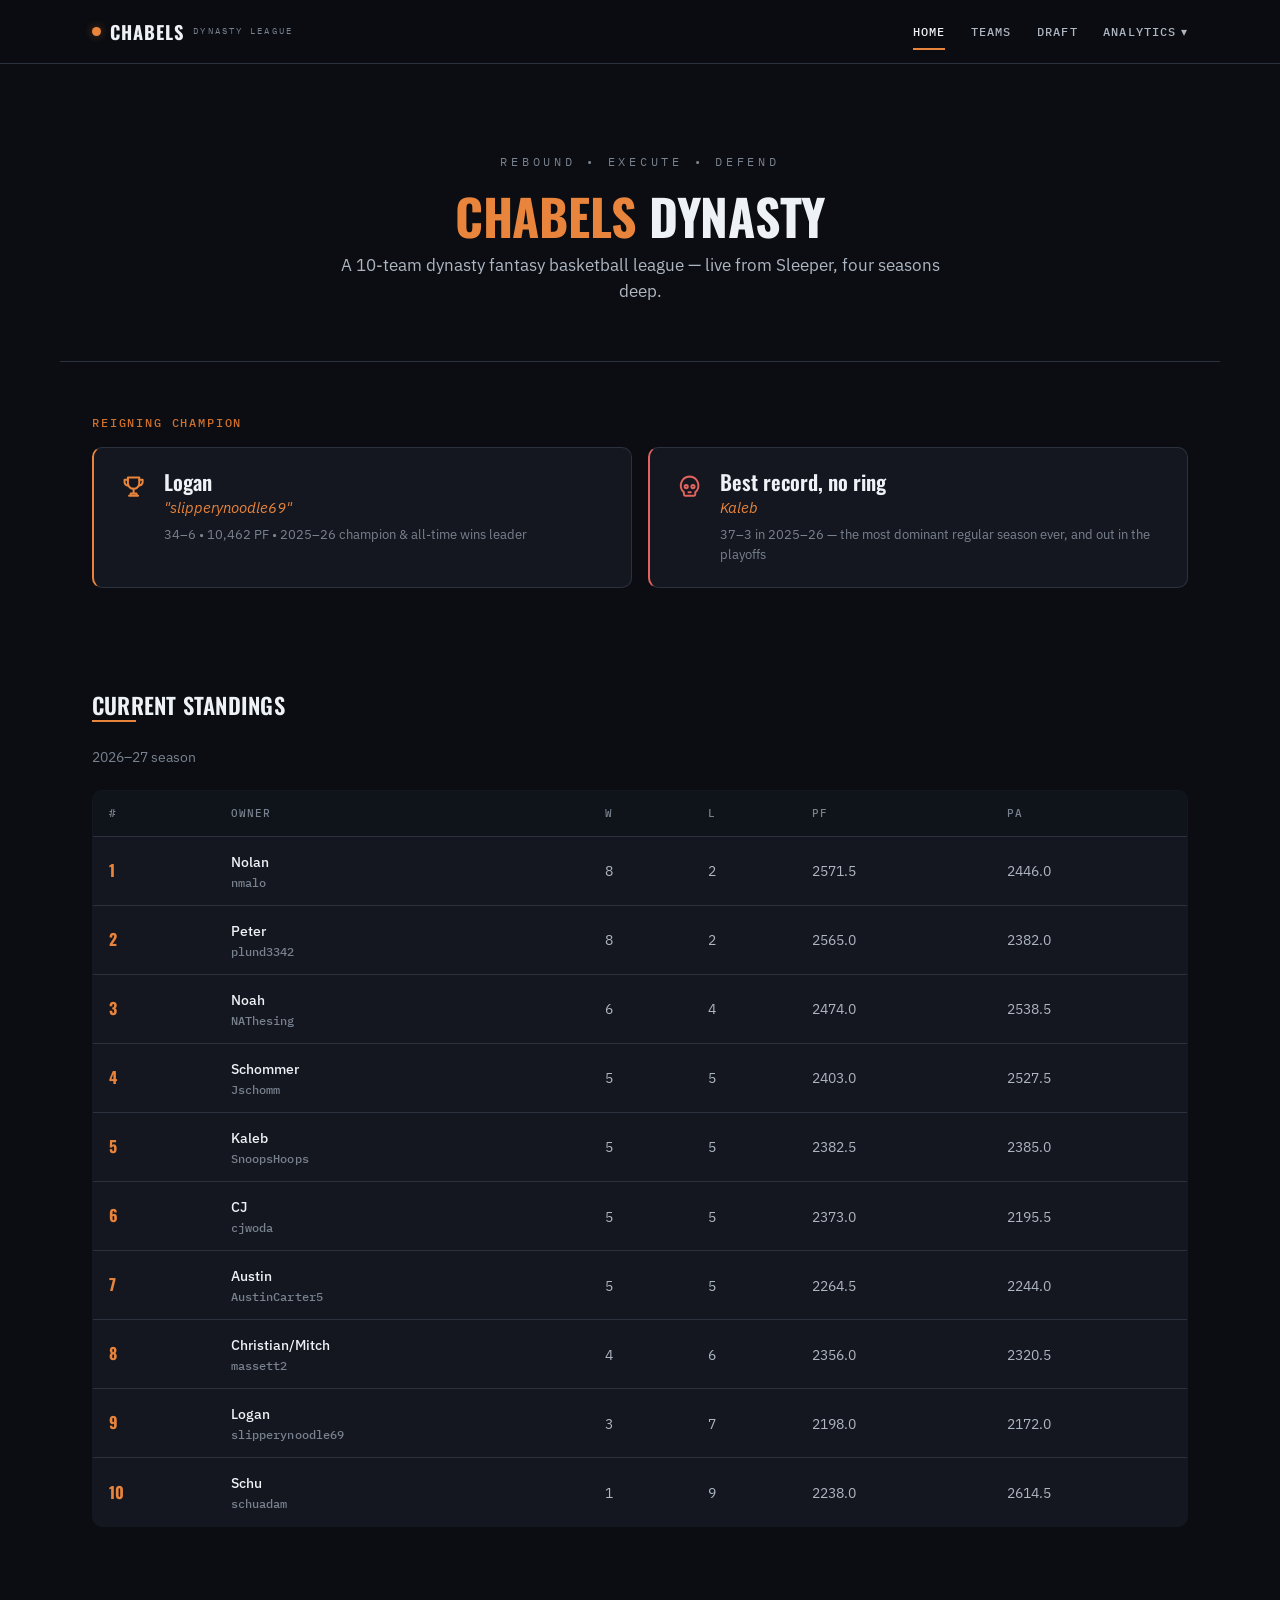
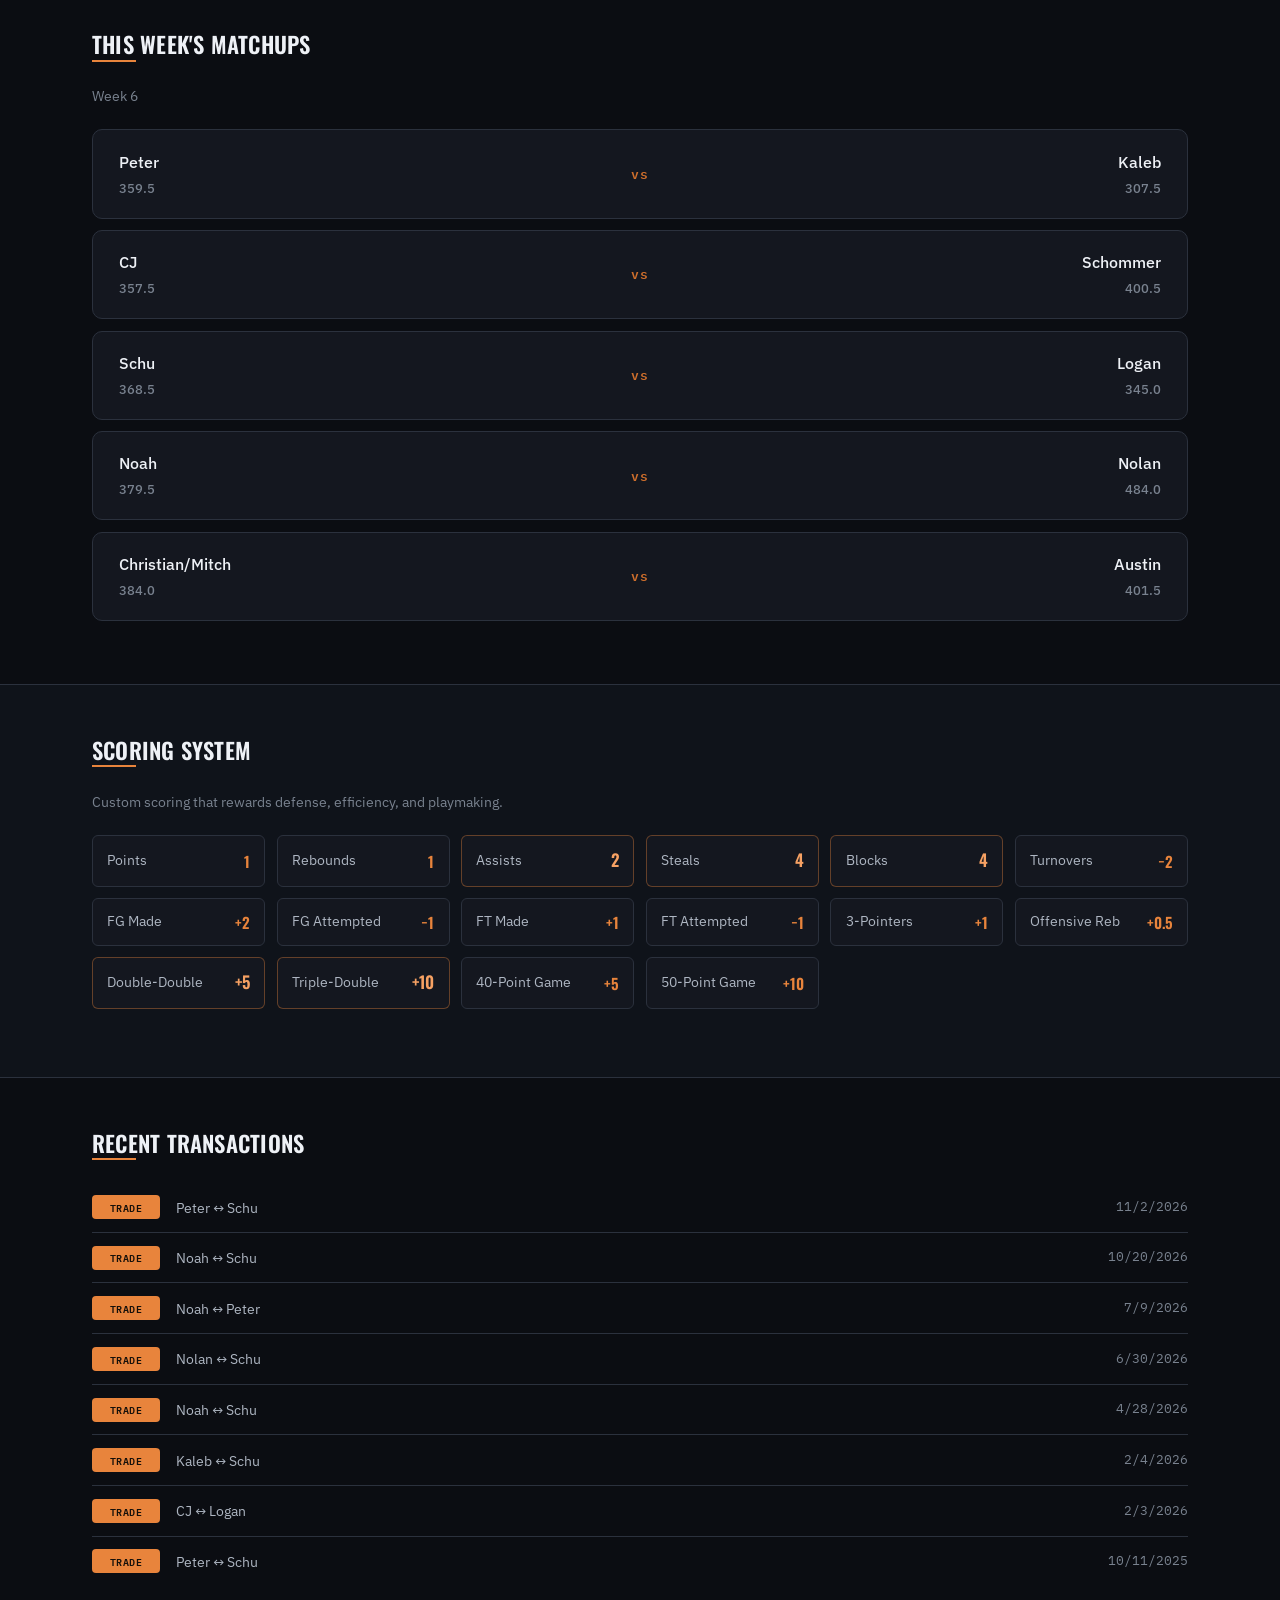
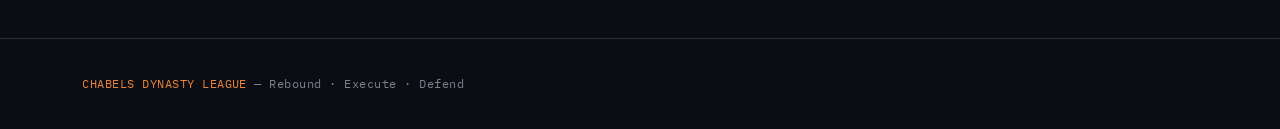
<file: index.html>
<!DOCTYPE html>
<html lang="en">
<head>
  <meta charset="UTF-8">
  <meta name="viewport" content="width=device-width, initial-scale=1.0">
  <title>Chabels Dynasty League</title>
  <meta name="description" content="Standings, champions, draft grades, and the running story of a 10-team dynasty fantasy basketball league.">
  <meta name="theme-color" content="#0b0d12">
  <link rel="icon" href="favicon.svg" type="image/svg+xml">
  <link rel="stylesheet" href="css/style.css?v=20260908c">
</head>
<body>

  <div id="site-nav"></div>

  <section class="hero">
    <div class="hero-motto">Rebound &bull; Execute &bull; Defend</div>
    <h1><span class="accent">Chabels</span> Dynasty</h1>
    <p class="hero-subtitle">A 10-team dynasty fantasy basketball league &mdash; live from Sleeper, four seasons deep.</p>
  </section>

  <section class="section">
    <span class="eyebrow">Reigning Champion</span>
    <div class="feature-grid" style="margin-top:0.9rem;">
      <article class="feature-card">
        <svg class="icon icon-lg icon-accent" aria-hidden="true"><use href="#i-trophy"></use></svg>
        <div>
          <h2>Logan</h2>
          <p class="feature-team">"slipperynoodle69"</p>
          <p class="feature-meta">34&ndash;6 &bull; 10,462 PF &bull; 2025&ndash;26 champion &amp; all-time wins leader</p>
        </div>
      </article>
      <article class="feature-card neg">
        <svg class="icon icon-lg" aria-hidden="true" style="stroke:var(--neg)"><use href="#i-skull"></use></svg>
        <div>
          <h2>Best record, no ring</h2>
          <p class="feature-team">Kaleb</p>
          <p class="feature-meta">37&ndash;3 in 2025&ndash;26 &mdash; the most dominant regular season ever, and out in the playoffs</p>
        </div>
      </article>
    </div>
  </section>

  <section class="section">
    <h2 class="section-title">Current Standings</h2>
    <div class="gold-line"></div>
    <p class="section-sub">2026&ndash;27 season</p>
    <div id="standings"><div class="loading">Loading standings</div></div>
  </section>

  <section class="section">
    <h2 class="section-title">This Week's Matchups</h2>
    <div class="gold-line"></div>
    <div id="matchups"><div class="loading">Loading matchups</div></div>
  </section>

  <div class="band">
    <section class="section">
      <h2 class="section-title">Scoring System</h2>
      <div class="gold-line"></div>
      <p class="section-sub">Custom scoring that rewards defense, efficiency, and playmaking.</p>
      <div class="scoring-grid">
        <div class="scoring-item"><span class="label">Points</span><span class="value">1</span></div>
        <div class="scoring-item"><span class="label">Rebounds</span><span class="value">1</span></div>
        <div class="scoring-item elite"><span class="label">Assists</span><span class="value">2</span></div>
        <div class="scoring-item elite"><span class="label">Steals</span><span class="value">4</span></div>
        <div class="scoring-item elite"><span class="label">Blocks</span><span class="value">4</span></div>
        <div class="scoring-item"><span class="label">Turnovers</span><span class="value">&minus;2</span></div>
        <div class="scoring-item"><span class="label">FG Made</span><span class="value">+2</span></div>
        <div class="scoring-item"><span class="label">FG Attempted</span><span class="value">&minus;1</span></div>
        <div class="scoring-item"><span class="label">FT Made</span><span class="value">+1</span></div>
        <div class="scoring-item"><span class="label">FT Attempted</span><span class="value">&minus;1</span></div>
        <div class="scoring-item"><span class="label">3-Pointers</span><span class="value">+1</span></div>
        <div class="scoring-item"><span class="label">Offensive Reb</span><span class="value">+0.5</span></div>
        <div class="scoring-item elite"><span class="label">Double-Double</span><span class="value">+5</span></div>
        <div class="scoring-item elite"><span class="label">Triple-Double</span><span class="value">+10</span></div>
        <div class="scoring-item"><span class="label">40-Point Game</span><span class="value">+5</span></div>
        <div class="scoring-item"><span class="label">50-Point Game</span><span class="value">+10</span></div>
      </div>
    </section>
  </div>

  <section class="section">
    <h2 class="section-title">Recent Transactions</h2>
    <div class="gold-line"></div>
    <div id="transactions"><div class="loading">Loading transactions</div></div>
  </section>

  <div id="site-footer"></div>

  <script src="js/data.js?v=20260908c"></script>
  <script src="js/sleeper.js?v=20260908c"></script>
  <script>
    renderStandings('standings');
    renderMatchups('matchups');
    renderTransactions('transactions');
  </script>
  <script src="js/site.js?v=20261026a"></script>
</body>
</html>
</file>
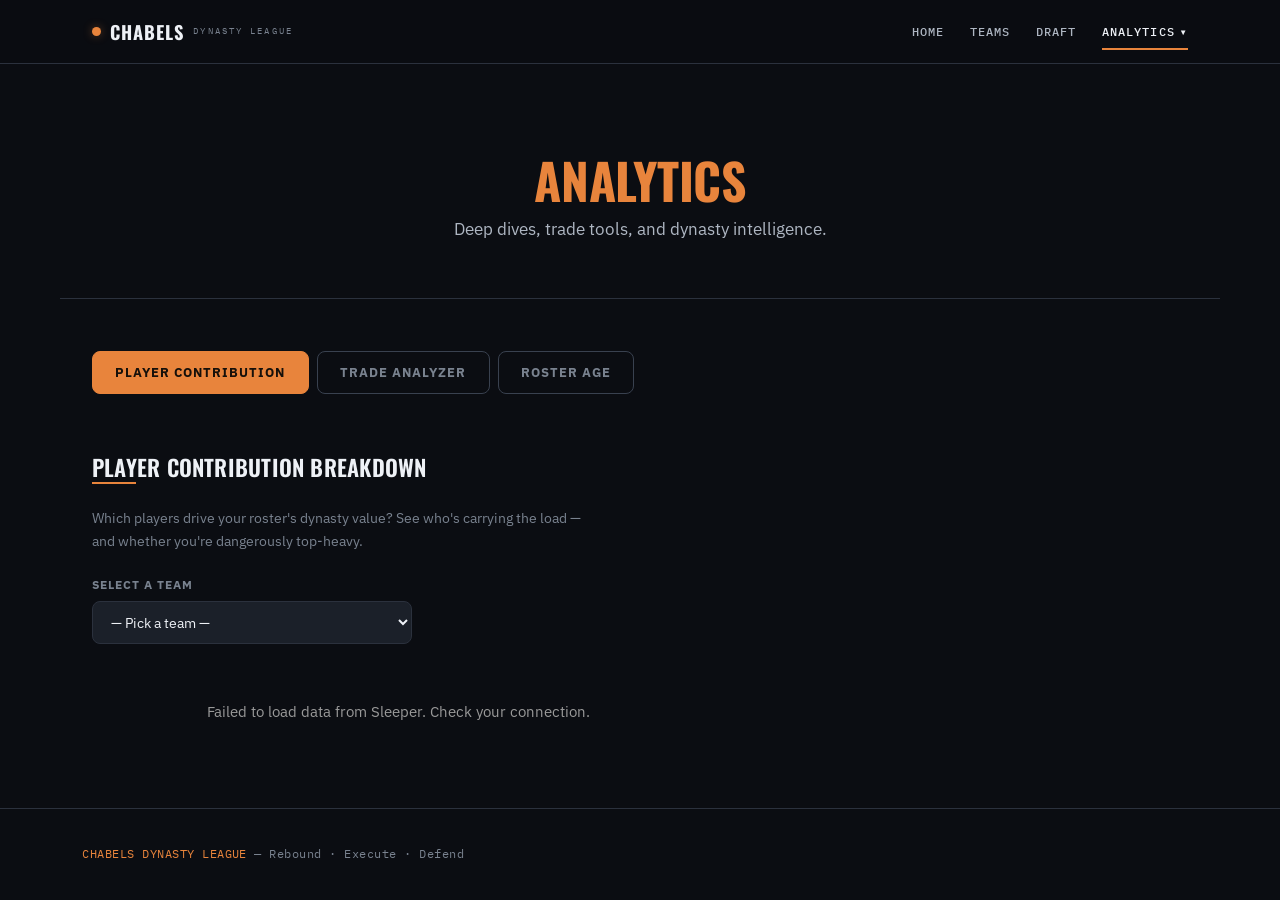
<file: analytics.html>
<!DOCTYPE html>
<html lang="en">
<head>
  <meta charset="UTF-8">
  <meta name="viewport" content="width=device-width, initial-scale=1.0">
  <title>Analytics — Chabels Dynasty</title>
  <meta name="description" content="Chabels Dynasty analytics — player contribution, the trade analyzer, and roster age.">
  <meta name="theme-color" content="#0b0d12">
  <link rel="icon" href="favicon.svg" type="image/svg+xml">
  <link rel="stylesheet" href="css/style.css?v=20260908c">
  <style>
    /* ===== Analytics-Specific Styles ===== */
    .tab-switcher {
      display: flex;
      gap: 0.5rem;
      flex-wrap: wrap;
    }
    .tab-btn {
      padding: 0.6rem 1.4rem;
      border: 1px solid var(--line-2);
      background: transparent;
      color: var(--gray-text);
      border-radius: 8px;
      cursor: pointer;
      font-size: 0.82rem;
      font-weight: 700;
      letter-spacing: 1px;
      text-transform: uppercase;
      transition: all 0.2s ease;
      font-family: inherit;
    }
    .tab-btn:hover { border-color: var(--gold); color: var(--gold); }
    .tab-btn.active { background: var(--accent); color: var(--on-accent); border-color: var(--accent); }
    .analytics-section { display: none; }
    .analytics-section.active { display: block; }

    /* ===== Feature 1: Contribution ===== */
    .contrib-bar-wrap { margin: 0.5rem 0; }
    .contrib-bar-label {
      display: flex;
      justify-content: space-between;
      align-items: center;
      font-size: 0.82rem;
      margin-bottom: 4px;
      gap: 0.5rem;
    }
    .contrib-bar-track {
      background: var(--surface-3);
      border-radius: 4px;
      height: 22px;
      overflow: hidden;
    }
    .contrib-bar-fill {
      height: 100%;
      border-radius: 4px;
      display: flex;
      align-items: center;
      padding-left: 8px;
      font-size: 0.7rem;
      font-weight: 700;
      color: var(--on-accent);
      transition: width 0.5s ease;
    }
    .contrib-bar-fill.high { background: var(--accent); color: var(--on-accent); }
    .contrib-bar-fill.mid  { background: var(--accent-tint); color: var(--text); }
    .contrib-bar-fill.low  { background: var(--surface-3); color: var(--text-3); }
    .injury-badge {
      display: inline-block;
      background: rgba(255,68,68,0.15);
      border: 1px solid var(--red);
      color: var(--red);
      font-size: 0.68rem;
      padding: 1px 7px;
      border-radius: 4px;
      font-weight: 700;
      vertical-align: middle;
      margin-left: 6px;
    }

    /* ===== Feature 2: Trade Analyzer ===== */
    .trade-cols {
      display: grid;
      grid-template-columns: 1fr 1fr;
      gap: 1.25rem;
      margin-bottom: 1.5rem;
    }
    @media (max-width: 680px) { .trade-cols { grid-template-columns: 1fr; } }
    .trade-col {
      background: var(--surface);
      border: var(--hair);
      border-radius: 12px;
      padding: 1.25rem;
    }
    .trade-col h3 {
      color: var(--gold);
      margin-bottom: 0.75rem;
      font-size: 0.88rem;
      letter-spacing: 1.5px;
      text-transform: uppercase;
    }
    .trade-col-total {
      font-size: 1.1rem;
      font-weight: 700;
      color: var(--gold);
      margin-bottom: 0.75rem;
    }
    .trade-assets-list { min-height: 56px; margin-bottom: 1rem; }
    .trade-asset-item {
      display: flex;
      align-items: center;
      justify-content: space-between;
      border-radius: 6px;
      padding: 6px 10px;
      margin-bottom: 5px;
      font-size: 0.83rem;
      gap: 0.5rem;
    }
    .trade-asset-remove {
      cursor: pointer;
      color: var(--red);
      font-weight: 700;
      font-size: 1.2rem;
      line-height: 1;
      background: none;
      border: none;
      padding: 0 3px;
      flex-shrink: 0;
      font-family: inherit;
    }
    .trade-asset-remove:hover { opacity: 0.7; }
    .add-section-label {
      font-size: 0.72rem;
      color: var(--gray-text);
      text-transform: uppercase;
      letter-spacing: 1px;
      margin-bottom: 6px;
      margin-top: 0.75rem;
    }
    .trade-add-row {
      display: flex;
      gap: 0.4rem;
      flex-wrap: wrap;
      margin-bottom: 4px;
    }
    .trade-select {
      background: var(--surface-2);
      border: var(--hair);
      color: var(--white);
      border-radius: 6px;
      padding: 6px 10px;
      font-size: 0.8rem;
      min-width: 0;
      flex: 1;
      font-family: inherit;
    }
    .trade-select option { background: var(--surface); }
    .trade-add-btn {
      background: rgba(212,175,55,0.12);
      border: 1px solid var(--gold);
      color: var(--gold);
      border-radius: 6px;
      padding: 6px 12px;
      font-size: 0.78rem;
      font-weight: 700;
      cursor: pointer;
      white-space: nowrap;
      font-family: inherit;
      flex-shrink: 0;
    }
    .trade-add-btn:hover { background: rgba(212,175,55,0.28); }
    .grade-display {
      text-align: center;
      padding: 2rem 1.5rem;
      border-radius: 12px;
      border: 1px solid var(--line-2);
      background: var(--surface);
      transition: all 0.35s ease;
    }
    .grade-label {
      font-size: 2.2rem;
      font-weight: 700;
      letter-spacing: 4px;
      color: var(--text-3);
      transition: color 0.3s ease;
    }
    .grade-diff {
      font-size: 0.88rem;
      margin-top: 0.75rem;
      color: var(--gray-text);
    }
    .reset-btn {
      background: rgba(255,68,68,0.1);
      border: 1px solid var(--red);
      color: var(--red);
      border-radius: 6px;
      padding: 8px 20px;
      cursor: pointer;
      font-size: 0.8rem;
      font-weight: 700;
      font-family: inherit;
      margin-top: 1rem;
    }
    .reset-btn:hover { background: rgba(255,68,68,0.2); }

    /* ===== Feature 3: Age Distribution ===== */
    .age-legend {
      display: flex;
      gap: 1.25rem;
      flex-wrap: wrap;
      margin-bottom: 2rem;
      font-size: 0.82rem;
    }
    .age-legend-item { display: flex; align-items: center; gap: 0.4rem; }
    .age-legend-dot { width: 13px; height: 13px; border-radius: 3px; flex-shrink: 0; }
    .age-bar-row {
      margin-bottom: 1.4rem;
      padding: 1rem 1.25rem;
      background: var(--surface);
      border: var(--hair);
      border-radius: 10px;
    }
    .age-bar-header {
      display: flex;
      justify-content: space-between;
      align-items: center;
      flex-wrap: wrap;
      gap: 0.5rem;
      margin-bottom: 0.6rem;
    }
    .age-bar-left { display: flex; align-items: center; gap: 0.5rem; flex-wrap: wrap; }
    .age-rank { color: var(--gold); font-weight: 700; font-size: 1.1rem; min-width: 28px; }
    .age-team-name { font-weight: 600; color: var(--white); }
    .age-avg { color: var(--gray-text); font-size: 0.78rem; }
    .age-right { display: flex; align-items: center; gap: 1rem; flex-wrap: wrap; }
    .age-counts { color: var(--gray-text); font-size: 0.75rem; }
    .dynasty-score { color: var(--gold); font-weight: 700; font-size: 0.95rem; }
    .age-stacked {
      display: flex;
      height: 30px;
      border-radius: 6px;
      overflow: hidden;
    }
    .age-seg {
      display: flex;
      align-items: center;
      justify-content: center;
      font-size: 0.68rem;
      font-weight: 700;
      color: var(--on-accent);
      overflow: hidden;
      white-space: nowrap;
      transition: width 0.4s ease;
      min-width: 0;
    }
    .age-seg.u22   { background: #4ecca3; }
    .age-seg.a2225 { background: #45b7d1; }
    .age-seg.a2629 { background: #96c93d; }
    .age-seg.a3033 { background: #ff8c00; }
    .age-seg.a34p  { background: #e74c3c; color: rgba(255,255,255,0.9); }

    /* ===== Shared ===== */
    .an-select-wrap {
      margin-bottom: 1.5rem;
    }
    .an-select-label {
      color: var(--gray-text);
      font-size: 0.78rem;
      font-weight: 700;
      text-transform: uppercase;
      letter-spacing: 1px;
      display: block;
      margin-bottom: 6px;
    }
    .an-select {
      background: var(--surface-2);
      border: var(--hair);
      color: var(--white);
      border-radius: 8px;
      padding: 10px 14px;
      font-size: 0.9rem;
      max-width: 320px;
      width: 100%;
      font-family: inherit;
    }
    .an-select option { background: #1a1a1a; }
    .empty-state {
      color: var(--gray-text);
      text-align: center;
      padding: 3rem 1rem;
      font-size: 0.9rem;
    }
    .team-total-box {
      display: flex;
      justify-content: space-between;
      align-items: center;
      flex-wrap: wrap;
      gap: 1rem;
      margin-bottom: 1.25rem;
    }
  </style>
</head>
<body>

  <div id="site-nav"></div>

  <!-- Header -->
  <section class="page-header">
    <h1><span class="gold">ANALYTICS</span></h1>
    <p>Deep dives, trade tools, and dynasty intelligence.</p>
  </section>

  <!-- Tab Switcher -->
  <section class="section" style="padding-bottom:0.5rem;">
    <div class="tab-switcher">
      <button class="tab-btn active" onclick="switchTab('contribution',this)">Player Contribution</button>
      <button class="tab-btn" onclick="switchTab('analyzer',this)">Trade Analyzer</button>
      <button class="tab-btn" onclick="switchTab('age-dist',this)">Roster Age</button>
    </div>
  </section>

  <!-- ============================================================
       FEATURE 1 — Player Contribution Breakdown
       ============================================================ -->
  <section id="tab-contribution" class="section analytics-section active">
    <h2 class="section-title">Player Contribution Breakdown</h2>
    <div class="gold-line"></div>
    <p class="section-sub">Which players drive your roster's dynasty value? See who's carrying the load — and whether you're dangerously top-heavy.</p>

    <div class="an-select-wrap">
      <label class="an-select-label" for="contrib-team-select">Select a Team</label>
      <select id="contrib-team-select" class="an-select" onchange="renderContribution(this.value)">
        <option value="">— Pick a team —</option>
      </select>
    </div>

    <div id="contribution-display">
      <div class="loading">Loading roster data…</div>
    </div>
  </section>

  <!-- ============================================================
       FEATURE 2 — Trade Analyzer
       ============================================================ -->
  <section id="tab-analyzer" class="section analytics-section">
    <h2 class="section-title">Trade Analyzer</h2>
    <div class="gold-line"></div>
    <p class="section-sub">Build a hypothetical trade and get an instant grade. Uses the same valuation engine as the Trades page — player dynasty rank + pick value based on team record.</p>

    <div style="display:grid;grid-template-columns:1fr 1fr;gap:1rem;margin-bottom:1.5rem;">
      <div>
        <label class="an-select-label">Team A</label>
        <select id="ta-team-a" class="trade-select" style="width:100%;" onchange="onTeamChange('a')">
          <option value="">— Select Team A —</option>
        </select>
      </div>
      <div>
        <label class="an-select-label">Team B</label>
        <select id="ta-team-b" class="trade-select" style="width:100%;" onchange="onTeamChange('b')">
          <option value="">— Select Team B —</option>
        </select>
      </div>
    </div>

    <div class="trade-cols">
      <!-- Team A Column -->
      <div class="trade-col">
        <h3 id="ta-a-title">TEAM A GIVES</h3>
        <div class="trade-col-total" id="ta-a-total">Value Given: 0.0</div>
        <div class="trade-assets-list" id="ta-a-assets">
          <div style="color:var(--gray-text);font-size:0.8rem;text-align:center;padding:0.75rem;">No assets added yet.</div>
        </div>

        <div class="add-section-label">Add Player</div>
        <div class="trade-add-row">
          <select id="ta-a-player-select" class="trade-select" style="flex:2;min-width:120px;">
            <option value="">— Select Team A first —</option>
          </select>
          <button class="trade-add-btn" onclick="addAsset('a','player')">+ Add</button>
        </div>

        <div class="add-section-label">Add Draft Pick</div>
        <div class="trade-add-row">
          <select id="ta-a-pick-round" class="trade-select">
            <option value="1">Round 1</option>
            <option value="2">Round 2</option>
            <option value="3">Round 3</option>
            <option value="4">Round 4</option>
          </select>
          <select id="ta-a-pick-year" class="trade-select">
            <option value="2026">2026</option>
            <option value="2027">2027</option>
            <option value="2028">2028</option>
            <option value="2029">2029</option>
          </select>
        </div>
        <div class="trade-add-row" style="margin-top:4px;">
          <select id="ta-a-pick-team" class="trade-select">
            <option value="">Original Team</option>
          </select>
          <button class="trade-add-btn" onclick="addAsset('a','pick')">+ Pick</button>
        </div>
      </div>

      <!-- Team B Column -->
      <div class="trade-col">
        <h3 id="ta-b-title">TEAM B GIVES</h3>
        <div class="trade-col-total" id="ta-b-total">Value Given: 0.0</div>
        <div class="trade-assets-list" id="ta-b-assets">
          <div style="color:var(--gray-text);font-size:0.8rem;text-align:center;padding:0.75rem;">No assets added yet.</div>
        </div>

        <div class="add-section-label">Add Player</div>
        <div class="trade-add-row">
          <select id="ta-b-player-select" class="trade-select" style="flex:2;min-width:120px;">
            <option value="">— Select Team B first —</option>
          </select>
          <button class="trade-add-btn" onclick="addAsset('b','player')">+ Add</button>
        </div>

        <div class="add-section-label">Add Draft Pick</div>
        <div class="trade-add-row">
          <select id="ta-b-pick-round" class="trade-select">
            <option value="1">Round 1</option>
            <option value="2">Round 2</option>
            <option value="3">Round 3</option>
            <option value="4">Round 4</option>
          </select>
          <select id="ta-b-pick-year" class="trade-select">
            <option value="2026">2026</option>
            <option value="2027">2027</option>
            <option value="2028">2028</option>
            <option value="2029">2029</option>
          </select>
        </div>
        <div class="trade-add-row" style="margin-top:4px;">
          <select id="ta-b-pick-team" class="trade-select">
            <option value="">Original Team</option>
          </select>
          <button class="trade-add-btn" onclick="addAsset('b','pick')">+ Pick</button>
        </div>
      </div>
    </div>

    <!-- Grade Display -->
    <div id="ta-grade" class="grade-display">
      <div id="ta-grade-label" class="grade-label">—</div>
      <div id="ta-grade-diff" class="grade-diff">Select teams and add assets to both sides to see the grade.</div>
    </div>

    <div style="text-align:center;">
      <button class="reset-btn" onclick="resetAnalyzer()">Reset Trade</button>
    </div>

    <p style="color:var(--gray-text);font-size:0.75rem;margin-top:1.5rem;font-style:italic;text-align:center;">
      Player values from Hashtag Basketball Dynasty Rankings. Pick values weighted by round × original team's career record (worse team = higher pick value).
    </p>
  </section>

  <!-- ============================================================
       FEATURE 3 — Roster Age Distribution
       ============================================================ -->
  <section id="tab-age-dist" class="section analytics-section">
    <h2 class="section-title">Roster Age Distribution</h2>
    <div class="gold-line"></div>
    <p class="section-sub">How young is each team's roster? Younger = better long-term dynasty outlook. Teams sorted by Dynasty Score (younger-skewing first).</p>

    <div class="age-legend">
      <div class="age-legend-item"><div class="age-legend-dot" style="background:#4ecca3;"></div><span style="color:#ccc;">Under 22 (5 pts)</span></div>
      <div class="age-legend-item"><div class="age-legend-dot" style="background:#45b7d1;"></div><span style="color:#ccc;">22–25 (4 pts)</span></div>
      <div class="age-legend-item"><div class="age-legend-dot" style="background:#96c93d;"></div><span style="color:#ccc;">26–29 (3 pts)</span></div>
      <div class="age-legend-item"><div class="age-legend-dot" style="background:#ff8c00;"></div><span style="color:#ccc;">30–33 (1.5 pts)</span></div>
      <div class="age-legend-item"><div class="age-legend-dot" style="background:#e74c3c;"></div><span style="color:#ccc;">34+ (0.5 pts)</span></div>
    </div>

    <div id="age-dist-display">
      <div class="loading">Loading age data…</div>
    </div>
  </section>

  <div id="site-footer"></div>

<script src="js/data.js?v=20260908c"></script>
  <script src="js/sleeper.js?v=20260908c"></script>
  <script src="js/rankings-db.js?v=20260908c"></script>
  <script src="js/trades-engine.js?v=20260908c"></script>
  <script src="js/trades-data.js"></script>
  <script>
  /* ============================================================
     ANALYTICS PAGE — Main Script
     Features: Player Contribution | Trade Analyzer | Roster Age
     ============================================================ */

  // ===== Global state =====
  let _rosters   = null;   // raw Sleeper rosters
  let _players   = null;   // Sleeper /players/nba map { playerId: playerObj }
  let _teamMap   = null;   // roster_id -> { name, wins, losses, players[] }
  let _teamNames = [];     // sorted list of team names
  let _isLoaded  = false;

  // Trade analyzer state
  const TA = {
    a: { assets: [] },
    b: { assets: [] }
  };

  // ===== Tab switcher =====
  function switchTab(tab, btn) {
    document.querySelectorAll('.analytics-section').forEach(s => s.classList.remove('active'));
    document.querySelectorAll('.tab-btn').forEach(b => b.classList.remove('active'));
    document.getElementById('tab-' + tab).classList.add('active');
    btn.classList.add('active');
  }

  // ===== Accent normalization (mirrors dynasty-rankings.js) =====
  function normalizeA(str) {
    return str.normalize('NFD').replace(/[\u0300-\u036f]/g, '');
  }

  function stripSuffix(s) {
    return s.replace(/\s+(jr\.?|sr\.?|ii|iii|iv)$/i, '').trim();
  }

  // Match a player name against DYNASTY_DB
  function matchDynasty(playerName) {
    if (!playerName || typeof DYNASTY_DB === 'undefined') return null;
    const clean = normalizeA(playerName.toLowerCase().trim());
    let m = DYNASTY_DB.find(d => normalizeA(d.name.toLowerCase()) === clean);
    if (!m) m = DYNASTY_DB.find(d => stripSuffix(normalizeA(d.name.toLowerCase())) === stripSuffix(clean));
    return m || null;
  }

  // Get full player name from Sleeper player object
  function sleeperName(p) {
    if (!p) return null;
    return p.full_name || ((p.first_name || '') + ' ' + (p.last_name || '')).trim() || null;
  }

  // ===== Data loader =====
  async function loadData() {
    if (_isLoaded) return;
    try {
      if (window.CD && CD.rankingDbs) { try { await CD.rankingDbs; } catch (e) {} }
      const [rosters, users, players, owners] = await Promise.all([
        getRosters(),
        getUsers(),
        fetchJSON(SLEEPER_BASE + '/players/nba'),
        window.CD ? CD.owners() : Promise.resolve({})
      ]);

      if (!rosters || !users || !players) throw new Error('Sleeper API returned null');

      _rosters = rosters;
      _players = players;

      // Build user display-name map
      const userMap = {};
      users.forEach(u => {
        userMap[u.user_id] = u.metadata?.team_name || u.display_name || u.username;
      });

      // Build team map
      _teamMap = {};
      rosters.forEach(r => {
        _teamMap[r.roster_id] = {
          name: owners[r.roster_id] || userMap[r.owner_id] || ('Team ' + r.roster_id),
          wins:   r.settings?.wins   || 0,
          losses: r.settings?.losses || 0,
          roster_id: r.roster_id,
          players: r.players || []
        };
      });

      _teamNames = Object.values(_teamMap)
        .map(t => t.name)
        .sort((a, b) => a.localeCompare(b));

      _isLoaded = true;

      populateAllSelects();
      // open on real teams rather than empty prompts
      if (_teamNames.length) {
        var cSel = document.getElementById('contrib-team-select');
        if (cSel) cSel.value = _teamNames[0];
        renderContribution(_teamNames[0]);

        var ta = document.getElementById('ta-team-a'), tb = document.getElementById('ta-team-b');
        if (ta && tb) {
          ta.value = _teamNames[0];
          tb.value = _teamNames[1] || _teamNames[0];
          onTeamChange('a');
          onTeamChange('b');
        }
      } else {
        renderContributionPlaceholder();
      }
      renderAgeDistribution();

    } catch (err) {
      console.error('Analytics loadData error:', err);
      const msg = '<p style="color:#999;padding:2rem;text-align:center;">Failed to load data from Sleeper. Check your connection.</p>';
      document.getElementById('contribution-display').innerHTML = msg;
      document.getElementById('age-dist-display').innerHTML = msg;
    }
  }

  // ===== Populate all <select> elements =====
  function populateAllSelects() {
    // Contribution team dropdown
    const cSel = document.getElementById('contrib-team-select');
    if (cSel) {
      cSel.innerHTML = '<option value="">— Pick a team —</option>';
      _teamNames.forEach(n => cSel.appendChild(makeOpt(n, n)));
    }

    // Trade analyzer team dropdowns
    ['ta-team-a', 'ta-team-b'].forEach((id, i) => {
      const s = document.getElementById(id);
      if (!s) return;
      s.innerHTML = '<option value="">— Select Team ' + (i === 0 ? 'A' : 'B') + ' —</option>';
      _teamNames.forEach(n => s.appendChild(makeOpt(n, n)));
    });

    // Pick original-team dropdowns
    ['ta-a-pick-team', 'ta-b-pick-team'].forEach(id => {
      const s = document.getElementById(id);
      if (!s) return;
      s.innerHTML = '<option value="">Original Team</option>';
      _teamNames.forEach(n => s.appendChild(makeOpt(n, n)));
    });
  }

  function makeOpt(val, label) {
    const o = document.createElement('option');
    o.value = val;
    o.textContent = label;
    return o;
  }

  // ===== Helper: get player list for a team =====
  function getTeamPlayers(teamName) {
    if (!_isLoaded) return [];
    const team = Object.values(_teamMap).find(t => t.name === teamName);
    if (!team) return [];
    return team.players
      .map(pid => {
        const p = _players[pid];
        return p ? sleeperName(p) : null;
      })
      .filter(Boolean);
  }

  /* ============================================================
     FEATURE 1 — Player Contribution Breakdown
     ============================================================ */

  function renderContributionPlaceholder() {
    document.getElementById('contribution-display').innerHTML =
      '<div class="empty-state">Select a team above to see their player value breakdown.</div>';
  }

  function renderContribution(teamName) {
    const el = document.getElementById('contribution-display');
    if (!teamName) { renderContributionPlaceholder(); return; }
    if (!_isLoaded) { el.innerHTML = '<div class="loading">Loading…</div>'; return; }

    const playerNames = getTeamPlayers(teamName);
    if (!playerNames.length) {
      el.innerHTML = '<div class="empty-state">No players found on this roster.</div>';
      return;
    }

    // Score every player using dynastyRankToTradeValue (from trades-engine.js)
    const scored = playerNames.map(name => {
      const db = matchDynasty(name);
      const value = db ? dynastyRankToTradeValue(db.rank) : 0.5;
      return { name, value, rank: db ? db.rank : null, inDB: !!db };
    }).sort((a, b) => b.value - a.value);

    const total = scored.reduce((s, p) => s + p.value, 0);
    const top   = scored[0];
    const topPct = total > 0 ? (top.value / total * 100) : 0;
    const injuryRisk = topPct > 30 && top.inDB;

    const teamObj = Object.values(_teamMap).find(t => t.name === teamName);

    let html = `<div class="card">
      <div class="team-total-box">
        <div>
          <h3 style="color:var(--white);font-size:1.1rem;margin-bottom:4px;">${teamName}</h3>
          <div style="color:var(--gray-text);font-size:0.8rem;">${scored.length} players on roster${teamObj ? ' &nbsp;|&nbsp; ' + teamObj.wins + '–' + teamObj.losses : ''}</div>
        </div>
        <div style="text-align:right;">
          <div style="font-size:1.8rem;font-weight:700;color:var(--gold);line-height:1;">${total.toFixed(1)}</div>
          <div style="font-size:0.72rem;color:var(--gray-text);">Total Dynasty Value</div>
        </div>
      </div>`;

    if (injuryRisk) {
      html += `<div style="background:rgba(255,68,68,0.07);border:1px solid rgba(255,68,68,0.3);border-radius:8px;padding:0.75rem 1rem;margin-bottom:1.25rem;">
        <strong style="color:var(--red);">Injury Risk:</strong>
        <strong>${top.name}</strong> accounts for <strong style="color:var(--red);">${topPct.toFixed(0)}%</strong>
        of this team's dynasty value. Heavy concentration in one player.
      </div>`;
    }

    scored.forEach((p, i) => {
      const pct = total > 0 ? (p.value / total * 100) : 0;
      const barClass = pct >= 18 ? 'high' : pct >= 8 ? 'mid' : 'low';
      const pctLabel = pct >= 5 ? pct.toFixed(0) + '%' : '';
      const isTop = i === 0;
      const rankBadge = p.rank ? `#${p.rank}` : 'unranked';

      html += `<div class="contrib-bar-wrap">
        <div class="contrib-bar-label">
          <span style="color:${isTop ? 'var(--gold)' : 'var(--text-body)'};font-weight:${isTop ? 700 : 400};flex:1;min-width:0;overflow:hidden;text-overflow:ellipsis;white-space:nowrap;">
            ${p.name}
            ${!p.inDB ? '<span style="color:#555;font-size:0.68rem;"> (unranked)</span>' : ''}
            ${isTop && injuryRisk ? '<span class="injury-badge">TOP HEAVY</span>' : ''}
          </span>
          <span style="flex-shrink:0;margin-left:0.5rem;text-align:right;">
            <span style="color:var(--gold);font-weight:700;font-size:0.8rem;">${p.value.toFixed(1)}</span>
            <span style="color:var(--gray-text);font-size:0.72rem;margin-left:4px;">${rankBadge}</span>
            <span style="color:var(--gray-text);font-size:0.72rem;margin-left:4px;">${pct.toFixed(1)}%</span>
          </span>
        </div>
        <div class="contrib-bar-track">
          <div class="contrib-bar-fill ${barClass}" style="width:${Math.max(pct, 0.5)}%;">${pctLabel}</div>
        </div>
      </div>`;
    });

    html += '</div>';
    el.innerHTML = html;
  }

  /* ============================================================
     FEATURE 2 — Trade Analyzer
     ============================================================ */

  function onTeamChange(side) {
    const name = document.getElementById('ta-team-' + side).value;
    const titleEl = document.getElementById('ta-' + side + '-title');
    if (titleEl) titleEl.textContent = (name || ('TEAM ' + side.toUpperCase())) + ' GIVES';

    // Reset this side's assets
    TA[side].assets = [];
    refreshAssets(side);
    updateGrade();

    // Populate player dropdown with this team's roster, sorted by value desc
    const pSel = document.getElementById('ta-' + side + '-player-select');
    if (!pSel) return;

    if (!name || !_isLoaded) {
      pSel.innerHTML = '<option value="">— Select a team first —</option>';
      return;
    }

    const players = getTeamPlayers(name)
      .map(n => ({ name: n, value: findPlayerValue(n) }))
      .sort((a, b) => b.value - a.value);

    pSel.innerHTML = '<option value="">— Pick a player —</option>';
    players.forEach(p => pSel.appendChild(makeOpt(p.name, p.name + ' (' + p.value.toFixed(1) + ')')));
  }

  function addAsset(side, type) {
    if (!_isLoaded) return;

    if (type === 'player') {
      const sel = document.getElementById('ta-' + side + '-player-select');
      const name = sel?.value;
      if (!name) return;
      const val = findPlayerValue(name);
      TA[side].assets.push({ type: 'player', name, value: val });
      sel.value = '';

    } else if (type === 'pick') {
      const round    = parseInt(document.getElementById('ta-' + side + '-pick-round').value);
      const year     = document.getElementById('ta-' + side + '-pick-year').value;
      const origTeam = document.getElementById('ta-' + side + '-pick-team').value || '';
      const val      = getPickValue(round, origTeam || 'Unknown');
      const label    = year + ' Rd' + round + (origTeam ? ' (' + origTeam + "'s)" : ' (unknown)');
      TA[side].assets.push({ type: 'pick', label, round, year, origTeam, value: val });
    }

    refreshAssets(side);
    updateGrade();
  }

  function removeAsset(side, idx) {
    TA[side].assets.splice(idx, 1);
    refreshAssets(side);
    updateGrade();
  }

  function refreshAssets(side) {
    const container = document.getElementById('ta-' + side + '-assets');
    const totalEl   = document.getElementById('ta-' + side + '-total');
    if (!container) return;

    const assets = TA[side].assets;
    const total  = assets.reduce((s, a) => s + a.value, 0);
    if (totalEl) totalEl.textContent = 'Value Given: ' + total.toFixed(1);

    if (!assets.length) {
      container.innerHTML = '<div style="color:var(--gray-text);font-size:0.8rem;text-align:center;padding:0.75rem;">No assets added yet.</div>';
      return;
    }

    container.innerHTML = assets.map((a, i) => {
      const isPlayer = a.type === 'player';
      const bg    = isPlayer ? 'rgba(212,175,55,0.08)' : 'rgba(100,220,100,0.07)';
      const label = isPlayer ? a.name : ('' + a.label);
      return '<div class="trade-asset-item" style="background:' + bg + ';">' +
               '<span style="color:var(--text-body);flex:1;overflow:hidden;text-overflow:ellipsis;white-space:nowrap;">' + label + '</span>' +
               '<span style="color:var(--gold);font-size:0.78rem;font-weight:700;flex-shrink:0;margin-left:6px;">' + a.value.toFixed(1) + '</span>' +
               '<button class="trade-asset-remove" onclick="removeAsset(\'' + side + '\',' + i + ')">×</button>' +
             '</div>';
    }).join('');
  }

  function updateGrade() {
    // aGiven = what Team A gives away → Team B receives this
    // bGiven = what Team B gives away → Team A receives this
    const aGiven = TA.a.assets.reduce((s, a) => s + a.value, 0);
    const bGiven = TA.b.assets.reduce((s, a) => s + a.value, 0);

    const gradeEl = document.getElementById('ta-grade');
    const labelEl = document.getElementById('ta-grade-label');
    const diffEl  = document.getElementById('ta-grade-diff');
    if (!gradeEl || !labelEl || !diffEl) return;

    const hasAssets = TA.a.assets.length > 0 || TA.b.assets.length > 0;
    if (!hasAssets) {
      gradeEl.style.cssText = 'text-align:center;padding:2rem 1.5rem;border-radius:12px;border:2px solid #555;background:rgba(100,100,100,0.05);transition:all 0.35s ease;';
      labelEl.style.color   = '#777';
      labelEl.textContent   = '—';
      diffEl.textContent    = 'Select teams and add assets to both sides to see the grade.';
      return;
    }

    // diff = bGiven - aGiven
    //   positive: Team B gives more → Team A wins (receives more)
    //   negative: Team A gives more → Team B wins (receives more)
    const diff  = bGiven - aGiven;
    const grade = getTradeGrade(diff);

    const aName = document.getElementById('ta-team-a')?.value || 'Team A';
    const bName = document.getElementById('ta-team-b')?.value || 'Team B';

    gradeEl.style.cssText = 'text-align:center;padding:2rem 1.5rem;border-radius:12px;border:2px solid ' + grade.border + ';background:' + grade.bg + ';transition:all 0.35s ease;';
    labelEl.style.color   = grade.color;
    labelEl.textContent   = grade.label;

    let desc;
    if (Math.abs(diff) < 5) {
      desc = 'Even trade — both sides get roughly equal value (' + aGiven.toFixed(1) + ' ↔ ' + bGiven.toFixed(1) + ').';
    } else if (diff > 0) {
      desc = aName + ' wins this trade. They receive ' + bGiven.toFixed(1) + ' in value, giving away only ' + aGiven.toFixed(1) + '. Edge: +' + diff.toFixed(1) + '.';
    } else {
      desc = bName + ' wins this trade. They receive ' + aGiven.toFixed(1) + ' in value, giving away only ' + bGiven.toFixed(1) + '. Edge: +' + Math.abs(diff).toFixed(1) + '.';
    }
    diffEl.textContent = desc;
  }

  function resetAnalyzer() {
    TA.a.assets = [];
    TA.b.assets = [];
    refreshAssets('a');
    refreshAssets('b');
    updateGrade();
  }

  /* ============================================================
     FEATURE 3 — Roster Age Distribution
     ============================================================ */

  function renderAgeDistribution() {
    const el = document.getElementById('age-dist-display');
    if (!el) return;
    if (!_isLoaded) { el.innerHTML = '<div class="loading">Loading…</div>'; return; }

    const AGE_PTS = { u22: 5, a2225: 4, a2629: 3, a3033: 1.5, a34p: 0.5 };

    const teamData = Object.values(_teamMap).map(team => {
      const buckets = { u22: 0, a2225: 0, a2629: 0, a3033: 0, a34p: 0 };
      const ages    = [];

      team.players.forEach(pid => {
        const p = _players[pid];
        if (!p) return;
        const name = sleeperName(p);

        let age = null;

        // 1. DYNASTY_DB age (most accurate, pre-computed)
        const db = matchDynasty(name || '');
        if (db) { age = db.age; }

        // 2. Calculate from Sleeper birth_date
        if (age === null && p.birth_date) {
          const born = new Date(p.birth_date);
          if (!isNaN(born)) {
            age = (Date.now() - born.getTime()) / (1000 * 60 * 60 * 24 * 365.25);
          }
        }

        // 3. Sleeper age field
        if (age === null && p.age != null) {
          age = parseFloat(p.age);
        }

        if (age === null || isNaN(age)) return;
        ages.push(age);

        if      (age < 22) buckets.u22++;
        else if (age < 26) buckets.a2225++;
        else if (age < 30) buckets.a2629++;
        else if (age < 34) buckets.a3033++;
        else               buckets.a34p++;
      });

      const n = ages.length || 1;
      const dynastyScore =
        (buckets.u22 * AGE_PTS.u22 + buckets.a2225 * AGE_PTS.a2225 +
         buckets.a2629 * AGE_PTS.a2629 + buckets.a3033 * AGE_PTS.a3033 +
         buckets.a34p * AGE_PTS.a34p) / n;

      const avgAge = ages.length ? ages.reduce((a, b) => a + b, 0) / ages.length : 0;

      return { ...team, buckets, dynastyScore, totalKnown: ages.length, avgAge };
    });

    // Sort by Dynasty Score descending (youngest first)
    teamData.sort((a, b) => b.dynastyScore - a.dynastyScore);

    let html = '';
    teamData.forEach((team, rank) => {
      const total = team.totalKnown || 1;
      const segs = [
        { key: 'u22',   cls: 'u22',   label: '<22'   },
        { key: 'a2225', cls: 'a2225', label: '22–25' },
        { key: 'a2629', cls: 'a2629', label: '26–29' },
        { key: 'a3033', cls: 'a3033', label: '30–33' },
        { key: 'a34p',  cls: 'a34p',  label: '34+'   },
      ];

      const stacked = segs.map(s => {
        const cnt = team.buckets[s.key];
        if (!cnt) return '';
        const pct = cnt / total * 100;
        const show = pct >= 10 && cnt >= 2;
        return '<div class="age-seg ' + s.cls + '" style="width:' + pct.toFixed(1) + '%;">' + (show ? cnt : '') + '</div>';
      }).join('');

      const countStr = segs
        .filter(s => team.buckets[s.key] > 0)
        .map(s => s.label + ': ' + team.buckets[s.key])
        .join(' | ');

      html += '<div class="age-bar-row">' +
        '<div class="age-bar-header">' +
          '<div class="age-bar-left">' +
            '<span class="age-rank">' + (rank + 1) + '</span>' +
            '<span class="age-team-name">' + team.name + '</span>' +
            '<span class="age-avg">avg ' + team.avgAge.toFixed(1) + ' yrs · ' + team.totalKnown + ' players</span>' +
          '</div>' +
          '<div class="age-right">' +
            '<span class="age-counts">' + countStr + '</span>' +
            '<span class="dynasty-score">' + team.dynastyScore.toFixed(2) + '</span>' +
          '</div>' +
        '</div>' +
        '<div class="age-stacked">' + stacked + '</div>' +
      '</div>';
    });

    el.innerHTML = html || '<p style="color:#999;text-align:center;">No age data available.</p>';
  }

  /* ============================================================
     Init
     ============================================================ */
  document.addEventListener('DOMContentLoaded', () => {
    loadData();

    // Hash-based tab switching from nav links
    const hashTabMap = {
      '#analyzer':    'analyzer',
      '#contribution':'contribution',
      '#age':         'age-dist'
    };
    const hash = window.location.hash;
    if (hash && hashTabMap[hash]) {
      const tabId = hashTabMap[hash];
      const btn = Array.from(document.querySelectorAll('.tab-btn'))
        .find(b => b.getAttribute('onclick') && b.getAttribute('onclick').includes("'" + tabId + "'"));
      if (btn) switchTab(tabId, btn);
    }
  });
  </script>
  <script src="js/site.js?v=20261026a"></script>
</body>
</html>
</file>
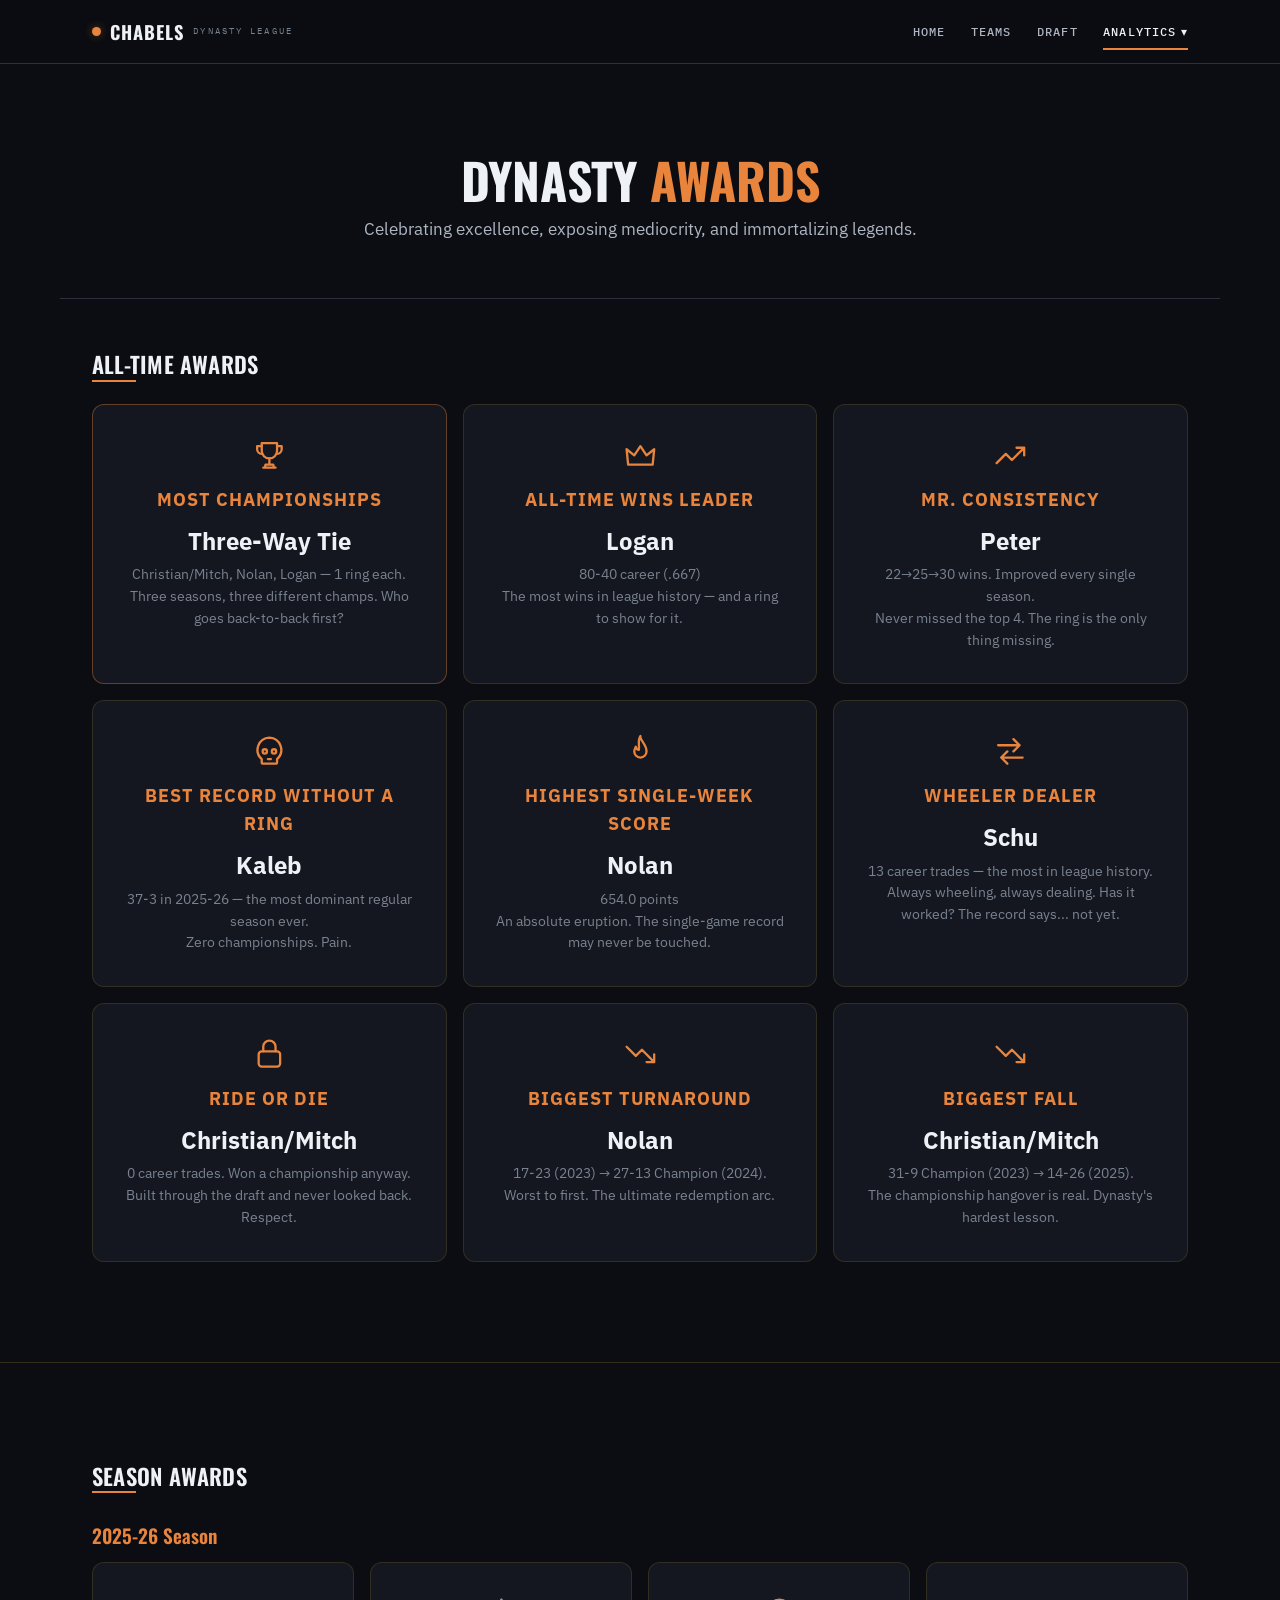
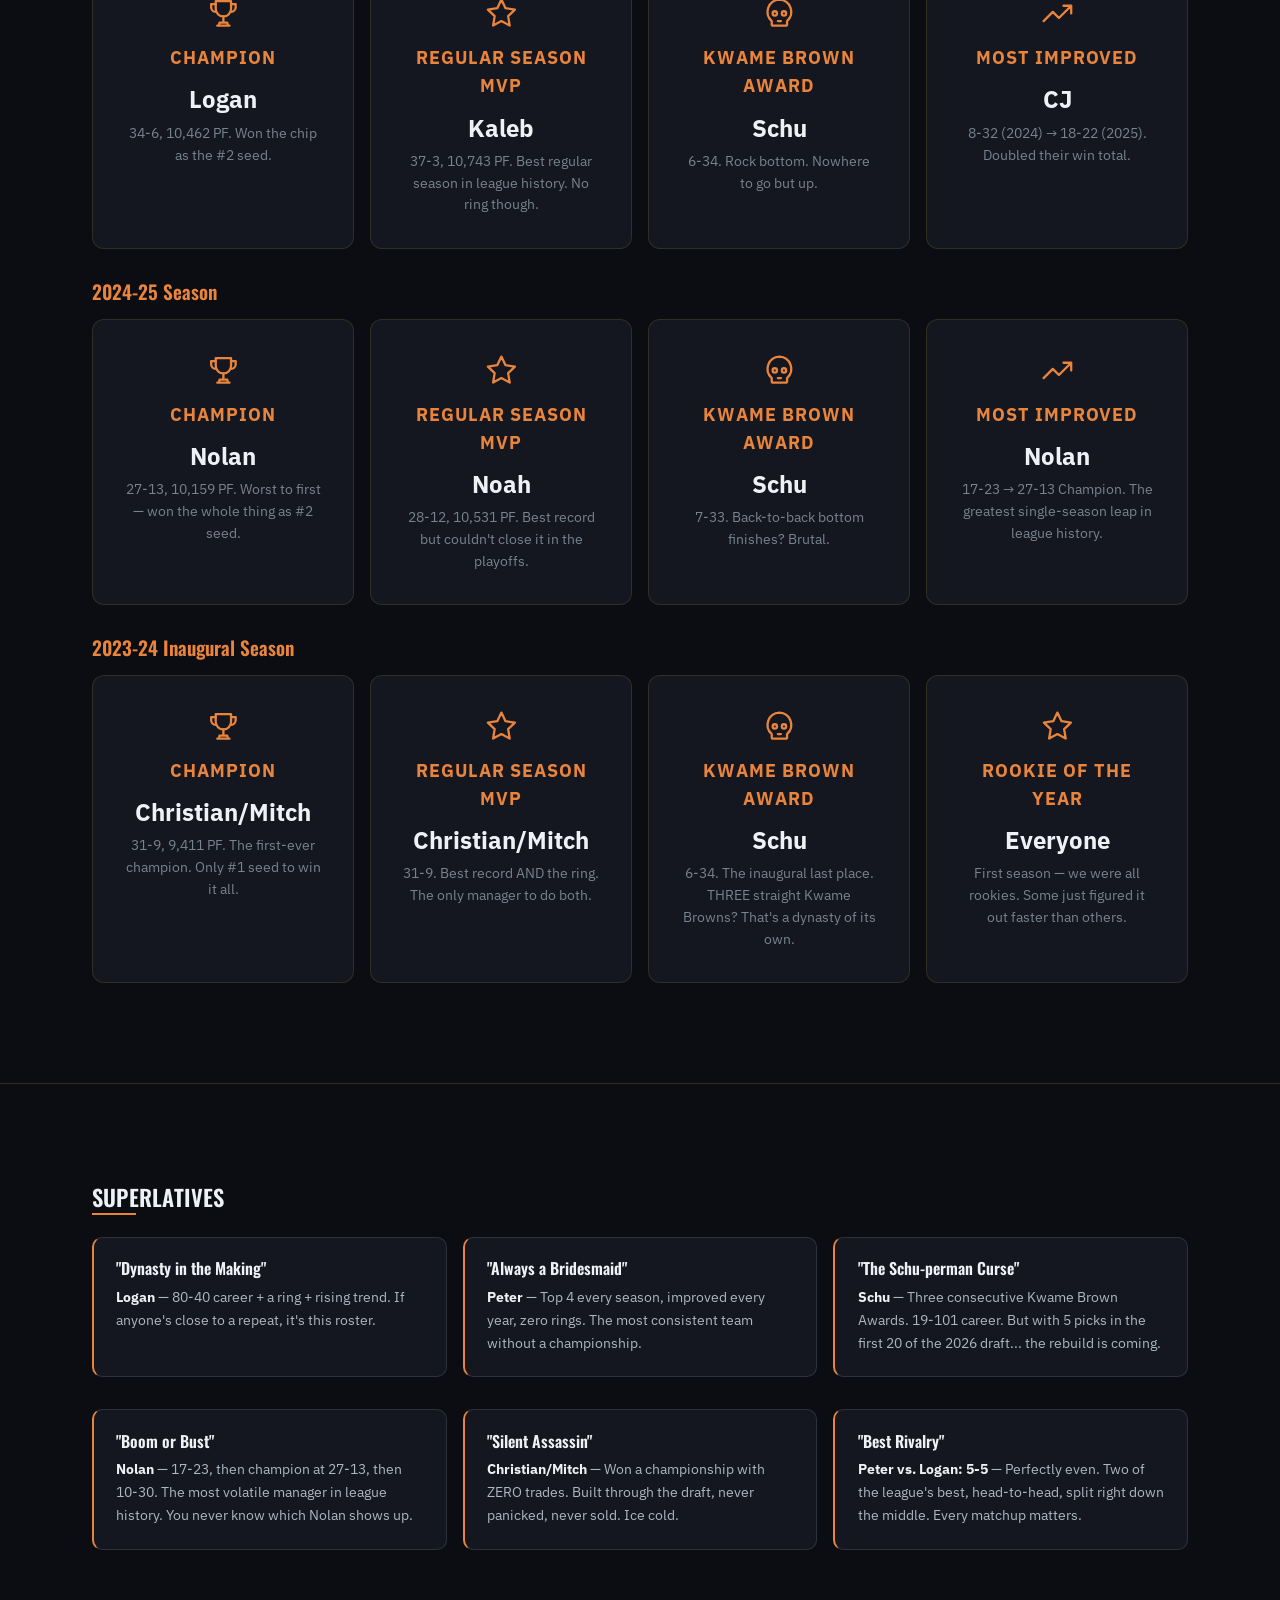
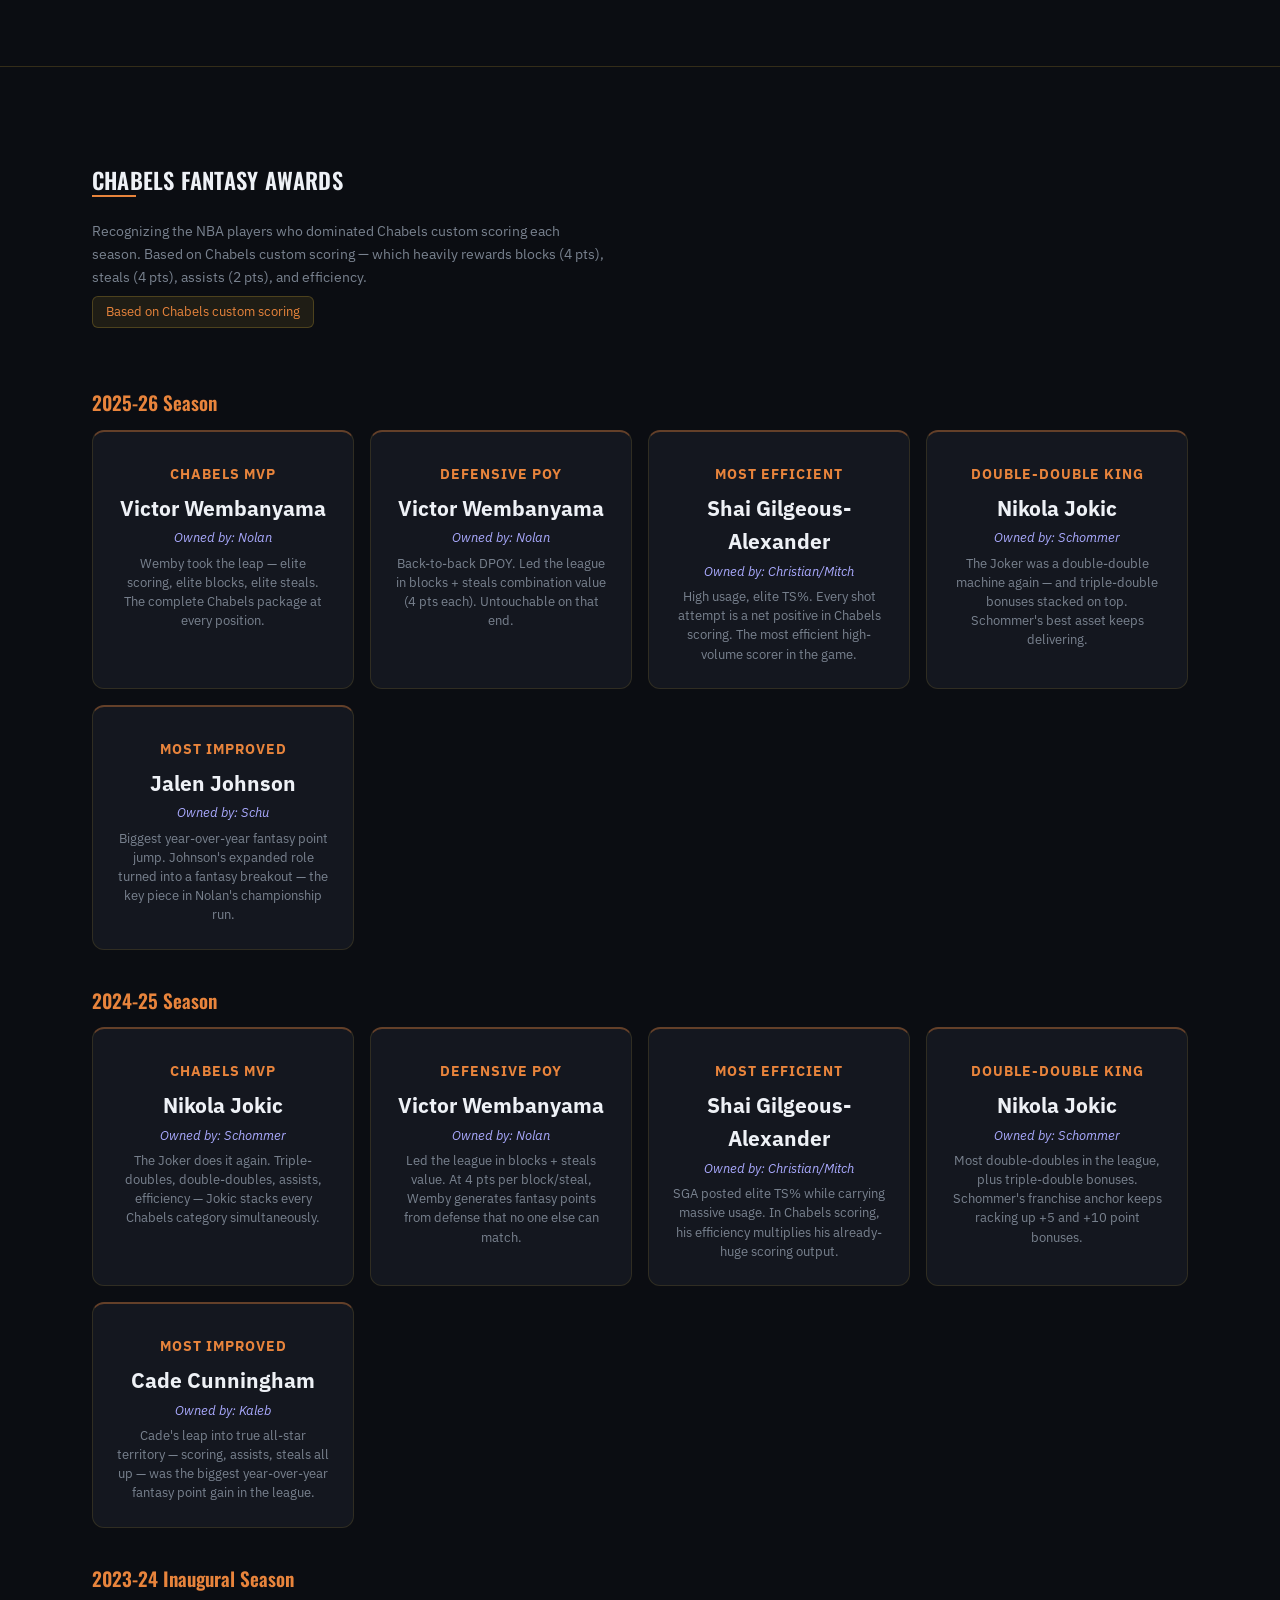
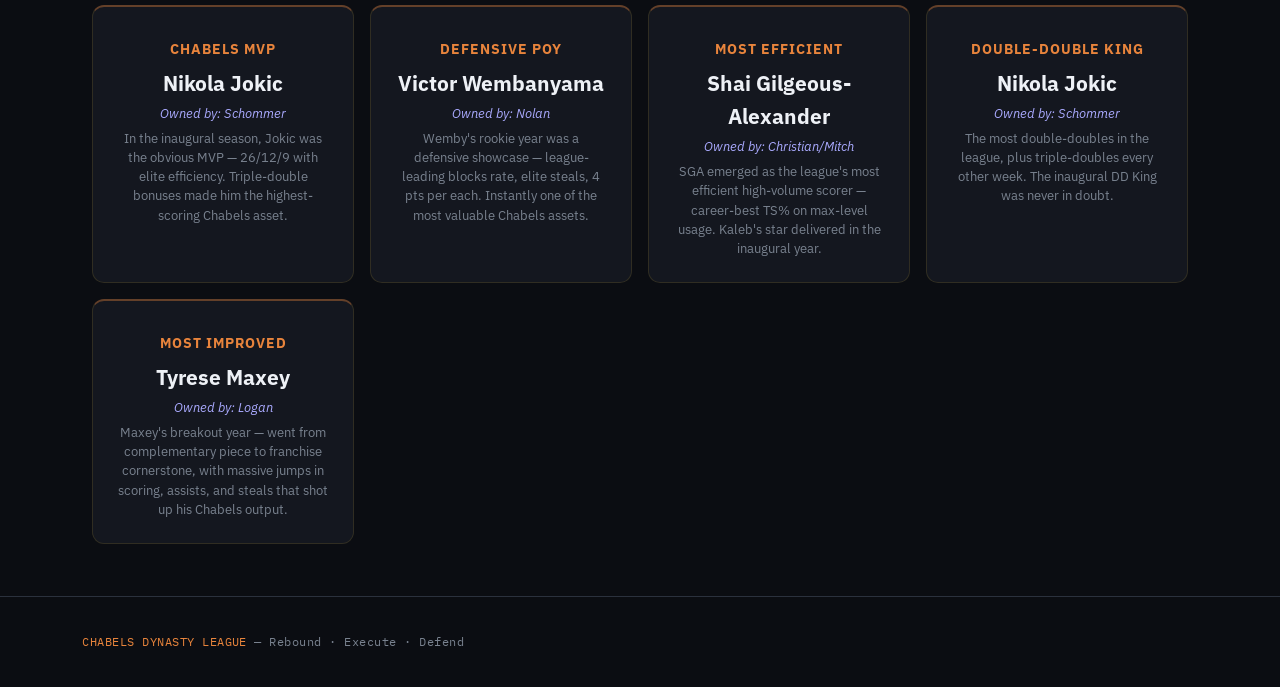
<file: awards.html>
<!DOCTYPE html>
<html lang="en">
<head>
  <meta charset="UTF-8">
  <meta name="viewport" content="width=device-width, initial-scale=1.0">
  <title>Awards — Chabels Dynasty</title>
  <meta name="description" content="All-time awards for the Chabels Dynasty league — the flattering ones and the cursed ones.">
  <meta name="theme-color" content="#0b0d12">
  <link rel="icon" href="favicon.svg" type="image/svg+xml">
  <link rel="stylesheet" href="css/style.css?v=20260908c">
  <style>
    .award-card { background:var(--dark);border:1px solid rgba(212,175,55,0.15);border-radius:12px;padding:2rem;text-align:center;transition:all 0.3s ease; }
    .award-card:hover { border-color:var(--gold);transform:translateY(-3px); }
    .award-icon { font-size:3rem;margin-bottom:0.75rem; }
    .award-title { color:var(--gold);font-size:1.1rem;font-weight:700;letter-spacing:1px;text-transform:uppercase;margin-bottom:0.5rem; }
    .award-winner { color:var(--white);font-size:1.5rem;font-weight:700;margin-bottom:0.25rem; }
    .award-detail { color:var(--gray-text);font-size:0.85rem;line-height:1.6; }
    .award-season { display:inline-block;background:rgba(212,175,55,0.1);padding:0.2rem 0.6rem;border-radius:4px;font-size:0.75rem;color:var(--gold);margin-bottom:0.75rem; }
    .section-divider { border:none;border-top:1px solid rgba(212,175,55,0.2);margin:3rem 0; }
  </style>
</head>
<body>
  <div id="site-nav"></div>

  <section class="page-header">
    <h1>DYNASTY <span class="gold">AWARDS</span></h1>
    <p>Celebrating excellence, exposing mediocrity, and immortalizing legends.</p>
  </section>

  <!-- All-Time Awards -->
  <section class="section">
    <h2 class="section-title">All-Time Awards</h2>
    <div class="gold-line"></div>
    <div class="card-grid" style="grid-template-columns:repeat(auto-fill,minmax(280px,1fr));">

      <div class="award-card" style="border-color:var(--accent-line);">
        <div class="award-icon"><svg class="icon icon-lg icon-accent"><use href="#i-trophy"></use></svg></div>
        <div class="award-title">Most Championships</div>
        <div class="award-winner">Three-Way Tie</div>
        <div class="award-detail">Christian/Mitch, Nolan, Logan — 1 ring each.<br>Three seasons, three different champs. Who goes back-to-back first?</div>
      </div>

      <div class="award-card">
        <div class="award-icon"><svg class="icon icon-lg icon-accent"><use href="#i-crown"></use></svg></div>
        <div class="award-title">All-Time Wins Leader</div>
        <div class="award-winner">Logan</div>
        <div class="award-detail">80-40 career (.667)<br>The most wins in league history — and a ring to show for it.</div>
      </div>

      <div class="award-card">
        <div class="award-icon"><svg class="icon icon-lg icon-accent"><use href="#i-trend-up"></use></svg></div>
        <div class="award-title">Mr. Consistency</div>
        <div class="award-winner">Peter</div>
        <div class="award-detail">22→25→30 wins. Improved every single season.<br>Never missed the top 4. The ring is the only thing missing.</div>
      </div>

      <div class="award-card">
        <div class="award-icon"><svg class="icon icon-lg icon-accent"><use href="#i-skull"></use></svg></div>
        <div class="award-title">Best Record Without a Ring</div>
        <div class="award-winner">Kaleb</div>
        <div class="award-detail">37-3 in 2025-26 — the most dominant regular season ever.<br>Zero championships. Pain.</div>
      </div>

      <div class="award-card">
        <div class="award-icon"><svg class="icon icon-lg icon-accent"><use href="#i-flame"></use></svg></div>
        <div class="award-title">Highest Single-Week Score</div>
        <div class="award-winner">Nolan</div>
        <div class="award-detail">654.0 points<br>An absolute eruption. The single-game record may never be touched.</div>
      </div>

      <div class="award-card">
        <div class="award-icon"><svg class="icon icon-lg icon-accent"><use href="#i-swap"></use></svg></div>
        <div class="award-title">Wheeler Dealer</div>
        <div class="award-winner">Schu</div>
        <div class="award-detail">13 career trades — the most in league history.<br>Always wheeling, always dealing. Has it worked? The record says... not yet.</div>
      </div>

      <div class="award-card">
        <div class="award-icon"><svg class="icon icon-lg icon-accent"><use href="#i-lock"></use></svg></div>
        <div class="award-title">Ride or Die</div>
        <div class="award-winner">Christian/Mitch</div>
        <div class="award-detail">0 career trades. Won a championship anyway.<br>Built through the draft and never looked back. Respect.</div>
      </div>

      <div class="award-card">
        <div class="award-icon"><svg class="icon icon-lg icon-accent"><use href="#i-trend-down"></use></svg></div>
        <div class="award-title">Biggest Turnaround</div>
        <div class="award-winner">Nolan</div>
        <div class="award-detail">17-23 (2023) → 27-13 Champion (2024).<br>Worst to first. The ultimate redemption arc.</div>
      </div>

      <div class="award-card">
        <div class="award-icon"><svg class="icon icon-lg icon-accent"><use href="#i-trend-down"></use></svg></div>
        <div class="award-title">Biggest Fall</div>
        <div class="award-winner">Christian/Mitch</div>
        <div class="award-detail">31-9 Champion (2023) → 14-26 (2025).<br>The championship hangover is real. Dynasty's hardest lesson.</div>
      </div>

    </div>
  </section>

  <hr class="section-divider">

  <!-- Season Awards -->
  <section class="section">
    <h2 class="section-title">Season Awards</h2>
    <div class="gold-line"></div>

    <!-- 2025-26 -->
    <h3 style="color:var(--gold);margin:2rem 0 1rem;font-size:1.2rem;">2025-26 Season</h3>
    <div class="card-grid" style="grid-template-columns:repeat(auto-fill,minmax(250px,1fr));">
      <div class="award-card"><div class="award-icon"><svg class="icon icon-lg icon-accent"><use href="#i-trophy"></use></svg></div><div class="award-title">Champion</div><div class="award-winner">Logan</div><div class="award-detail">34-6, 10,462 PF. Won the chip as the #2 seed.</div></div>
      <div class="award-card"><div class="award-icon"><svg class="icon icon-lg icon-accent"><use href="#i-star"></use></svg></div><div class="award-title">Regular Season MVP</div><div class="award-winner">Kaleb</div><div class="award-detail">37-3, 10,743 PF. Best regular season in league history. No ring though.</div></div>
      <div class="award-card"><div class="award-icon"><svg class="icon icon-lg icon-accent"><use href="#i-skull"></use></svg></div><div class="award-title">Kwame Brown Award</div><div class="award-winner">Schu</div><div class="award-detail">6-34. Rock bottom. Nowhere to go but up.</div></div>
      <div class="award-card"><div class="award-icon"><svg class="icon icon-lg icon-accent"><use href="#i-trend-up"></use></svg></div><div class="award-title">Most Improved</div><div class="award-winner">CJ</div><div class="award-detail">8-32 (2024) → 18-22 (2025). Doubled their win total.</div></div>
    </div>

    <!-- 2024-25 -->
    <h3 style="color:var(--gold);margin:2rem 0 1rem;font-size:1.2rem;">2024-25 Season</h3>
    <div class="card-grid" style="grid-template-columns:repeat(auto-fill,minmax(250px,1fr));">
      <div class="award-card"><div class="award-icon"><svg class="icon icon-lg icon-accent"><use href="#i-trophy"></use></svg></div><div class="award-title">Champion</div><div class="award-winner">Nolan</div><div class="award-detail">27-13, 10,159 PF. Worst to first — won the whole thing as #2 seed.</div></div>
      <div class="award-card"><div class="award-icon"><svg class="icon icon-lg icon-accent"><use href="#i-star"></use></svg></div><div class="award-title">Regular Season MVP</div><div class="award-winner">Noah</div><div class="award-detail">28-12, 10,531 PF. Best record but couldn't close it in the playoffs.</div></div>
      <div class="award-card"><div class="award-icon"><svg class="icon icon-lg icon-accent"><use href="#i-skull"></use></svg></div><div class="award-title">Kwame Brown Award</div><div class="award-winner">Schu</div><div class="award-detail">7-33. Back-to-back bottom finishes? Brutal.</div></div>
      <div class="award-card"><div class="award-icon"><svg class="icon icon-lg icon-accent"><use href="#i-trend-up"></use></svg></div><div class="award-title">Most Improved</div><div class="award-winner">Nolan</div><div class="award-detail">17-23 → 27-13 Champion. The greatest single-season leap in league history.</div></div>
    </div>

    <!-- 2023-24 -->
    <h3 style="color:var(--gold);margin:2rem 0 1rem;font-size:1.2rem;">2023-24 Inaugural Season</h3>
    <div class="card-grid" style="grid-template-columns:repeat(auto-fill,minmax(250px,1fr));">
      <div class="award-card"><div class="award-icon"><svg class="icon icon-lg icon-accent"><use href="#i-trophy"></use></svg></div><div class="award-title">Champion</div><div class="award-winner">Christian/Mitch</div><div class="award-detail">31-9, 9,411 PF. The first-ever champion. Only #1 seed to win it all.</div></div>
      <div class="award-card"><div class="award-icon"><svg class="icon icon-lg icon-accent"><use href="#i-star"></use></svg></div><div class="award-title">Regular Season MVP</div><div class="award-winner">Christian/Mitch</div><div class="award-detail">31-9. Best record AND the ring. The only manager to do both.</div></div>
      <div class="award-card"><div class="award-icon"><svg class="icon icon-lg icon-accent"><use href="#i-skull"></use></svg></div><div class="award-title">Kwame Brown Award</div><div class="award-winner">Schu</div><div class="award-detail">6-34. The inaugural last place. THREE straight Kwame Browns? That's a dynasty of its own.</div></div>
      <div class="award-card"><div class="award-icon"><svg class="icon icon-lg icon-accent"><use href="#i-star"></use></svg></div><div class="award-title">Rookie of the Year</div><div class="award-winner">Everyone</div><div class="award-detail">First season — we were all rookies. Some just figured it out faster than others.</div></div>
    </div>
  </section>

  <hr class="section-divider">

  <!-- Superlatives -->
  <section class="section">
    <h2 class="section-title">Superlatives</h2>
    <div class="gold-line"></div>
    <div class="card-grid" style="grid-template-columns:repeat(auto-fill,minmax(300px,1fr));">

      <div class="info-block">
        <h3>"Dynasty in the Making"</h3>
        <p><strong style="color:var(--white);">Logan</strong> — 80-40 career + a ring + rising trend. If anyone's close to a repeat, it's this roster.</p>
      </div>

      <div class="info-block">
        <h3>"Always a Bridesmaid"</h3>
        <p><strong style="color:var(--white);">Peter</strong> — Top 4 every season, improved every year, zero rings. The most consistent team without a championship.</p>
      </div>

      <div class="info-block">
        <h3>"The Schu-perman Curse"</h3>
        <p><strong style="color:var(--white);">Schu</strong> — Three consecutive Kwame Brown Awards. 19-101 career. But with 5 picks in the first 20 of the 2026 draft... the rebuild is coming.</p>
      </div>

      <div class="info-block">
        <h3>"Boom or Bust"</h3>
        <p><strong style="color:var(--white);">Nolan</strong> — 17-23, then champion at 27-13, then 10-30. The most volatile manager in league history. You never know which Nolan shows up.</p>
      </div>

      <div class="info-block">
        <h3>"Silent Assassin"</h3>
        <p><strong style="color:var(--white);">Christian/Mitch</strong> — Won a championship with ZERO trades. Built through the draft, never panicked, never sold. Ice cold.</p>
      </div>

      <div class="info-block">
        <h3>"Best Rivalry"</h3>
        <p><strong style="color:var(--white);">Peter vs. Logan: 5-5</strong> — Perfectly even. Two of the league's best, head-to-head, split right down the middle. Every matchup matters.</p>
      </div>

    </div>
  </section>

  <hr class="section-divider">

  <!-- NBA Player Awards -->
  <section class="section">
    <h2 class="section-title">Chabels Fantasy Awards</h2>
    <div class="gold-line"></div>
    <p class="section-sub" style="margin-bottom:0.5rem;">Recognizing the NBA players who dominated Chabels custom scoring each season. Based on Chabels custom scoring — which heavily rewards blocks (4 pts), steals (4 pts), assists (2 pts), and efficiency.</p>
    <p style="display:inline-block;background:rgba(212,175,55,0.1);border:1px solid rgba(212,175,55,0.25);padding:0.3rem 0.8rem;border-radius:6px;font-size:0.8rem;color:var(--gold);margin-bottom:2rem;">Based on Chabels custom scoring</p>

    <style>
      .nba-award-card { background:var(--dark);border:1px solid rgba(212,175,55,0.15);border-radius:12px;padding:1.5rem;text-align:center;transition:all 0.3s ease; }
      .nba-award-card:hover { border-color:var(--gold);transform:translateY(-3px); }
      .nba-award-icon { font-size:2rem;margin-bottom:0.5rem; }
      .nba-award-title { color:var(--gold);font-size:0.85rem;font-weight:700;letter-spacing:1px;text-transform:uppercase;margin-bottom:0.4rem; }
      .nba-award-player { color:var(--white);font-size:1.3rem;font-weight:700;margin-bottom:0.2rem; }
      .nba-award-team { color:#aaaaff;font-size:0.8rem;font-style:italic;margin-bottom:0.3rem; }
      .nba-award-detail { color:var(--gray-text);font-size:0.8rem;line-height:1.5; }
    </style>

    <!-- 2025-26 NBA Awards -->
    <h3 style="color:var(--gold);margin:2rem 0 1rem;font-size:1.2rem;">2025-26 Season</h3>
    <div class="card-grid" style="grid-template-columns:repeat(auto-fill,minmax(220px,1fr));">
      <div class="nba-award-card" style="border-top:2px solid var(--accent-line);">
        <div class="nba-award-icon"></div>
        <div class="nba-award-title">Chabels MVP</div>
        <div class="nba-award-player">Victor Wembanyama</div>
        <div class="nba-award-team">Owned by: Nolan</div>
        <div class="nba-award-detail">Wemby took the leap — elite scoring, elite blocks, elite steals. The complete Chabels package at every position.</div>
      </div>
      <div class="nba-award-card" style="border-top:2px solid var(--accent-line);">
        <div class="nba-award-icon"></div>
        <div class="nba-award-title">Defensive POY</div>
        <div class="nba-award-player">Victor Wembanyama</div>
        <div class="nba-award-team">Owned by: Nolan</div>
        <div class="nba-award-detail">Back-to-back DPOY. Led the league in blocks + steals combination value (4 pts each). Untouchable on that end.</div>
      </div>
      <div class="nba-award-card" style="border-top:2px solid var(--accent-line);">
        <div class="nba-award-icon"></div>
        <div class="nba-award-title">Most Efficient</div>
        <div class="nba-award-player">Shai Gilgeous-Alexander</div>
        <div class="nba-award-team">Owned by: Christian/Mitch</div>
        <div class="nba-award-detail">High usage, elite TS%. Every shot attempt is a net positive in Chabels scoring. The most efficient high-volume scorer in the game.</div>
      </div>
      <div class="nba-award-card" style="border-top:2px solid var(--accent-line);">
        <div class="nba-award-icon"></div>
        <div class="nba-award-title">Double-Double King</div>
        <div class="nba-award-player">Nikola Jokic</div>
        <div class="nba-award-team">Owned by: Schommer</div>
        <div class="nba-award-detail">The Joker was a double-double machine again — and triple-double bonuses stacked on top. Schommer's best asset keeps delivering.</div>
      </div>
      <div class="nba-award-card" style="border-top:2px solid var(--accent-line);">
        <div class="nba-award-icon"></div>
        <div class="nba-award-title">Most Improved</div>
        <div class="nba-award-player">Jalen Johnson</div>
        <div class="nba-award-team">Owned by: Schu</div>
        <div class="nba-award-detail">Biggest year-over-year fantasy point jump. Johnson's expanded role turned into a fantasy breakout — the key piece in Nolan's championship run.</div>
      </div>
    </div>

    <!-- 2024-25 NBA Awards -->
    <h3 style="color:var(--gold);margin:2.5rem 0 1rem;font-size:1.2rem;">2024-25 Season</h3>
    <div class="card-grid" style="grid-template-columns:repeat(auto-fill,minmax(220px,1fr));">
      <div class="nba-award-card" style="border-top:2px solid var(--accent-line);">
        <div class="nba-award-icon"></div>
        <div class="nba-award-title">Chabels MVP</div>
        <div class="nba-award-player">Nikola Jokic</div>
        <div class="nba-award-team">Owned by: Schommer</div>
        <div class="nba-award-detail">The Joker does it again. Triple-doubles, double-doubles, assists, efficiency — Jokic stacks every Chabels category simultaneously.</div>
      </div>
      <div class="nba-award-card" style="border-top:2px solid var(--accent-line);">
        <div class="nba-award-icon"></div>
        <div class="nba-award-title">Defensive POY</div>
        <div class="nba-award-player">Victor Wembanyama</div>
        <div class="nba-award-team">Owned by: Nolan</div>
        <div class="nba-award-detail">Led the league in blocks + steals value. At 4 pts per block/steal, Wemby generates fantasy points from defense that no one else can match.</div>
      </div>
      <div class="nba-award-card" style="border-top:2px solid var(--accent-line);">
        <div class="nba-award-icon"></div>
        <div class="nba-award-title">Most Efficient</div>
        <div class="nba-award-player">Shai Gilgeous-Alexander</div>
        <div class="nba-award-team">Owned by: Christian/Mitch</div>
        <div class="nba-award-detail">SGA posted elite TS% while carrying massive usage. In Chabels scoring, his efficiency multiplies his already-huge scoring output.</div>
      </div>
      <div class="nba-award-card" style="border-top:2px solid var(--accent-line);">
        <div class="nba-award-icon"></div>
        <div class="nba-award-title">Double-Double King</div>
        <div class="nba-award-player">Nikola Jokic</div>
        <div class="nba-award-team">Owned by: Schommer</div>
        <div class="nba-award-detail">Most double-doubles in the league, plus triple-double bonuses. Schommer's franchise anchor keeps racking up +5 and +10 point bonuses.</div>
      </div>
      <div class="nba-award-card" style="border-top:2px solid var(--accent-line);">
        <div class="nba-award-icon"></div>
        <div class="nba-award-title">Most Improved</div>
        <div class="nba-award-player">Cade Cunningham</div>
        <div class="nba-award-team">Owned by: Kaleb</div>
        <div class="nba-award-detail">Cade's leap into true all-star territory — scoring, assists, steals all up — was the biggest year-over-year fantasy point gain in the league.</div>
      </div>
    </div>

    <!-- 2023-24 NBA Awards -->
    <h3 style="color:var(--gold);margin:2.5rem 0 1rem;font-size:1.2rem;">2023-24 Inaugural Season</h3>
    <div class="card-grid" style="grid-template-columns:repeat(auto-fill,minmax(220px,1fr));">
      <div class="nba-award-card" style="border-top:2px solid var(--accent-line);">
        <div class="nba-award-icon"></div>
        <div class="nba-award-title">Chabels MVP</div>
        <div class="nba-award-player">Nikola Jokic</div>
        <div class="nba-award-team">Owned by: Schommer</div>
        <div class="nba-award-detail">In the inaugural season, Jokic was the obvious MVP — 26/12/9 with elite efficiency. Triple-double bonuses made him the highest-scoring Chabels asset.</div>
      </div>
      <div class="nba-award-card" style="border-top:2px solid var(--accent-line);">
        <div class="nba-award-icon"></div>
        <div class="nba-award-title">Defensive POY</div>
        <div class="nba-award-player">Victor Wembanyama</div>
        <div class="nba-award-team">Owned by: Nolan</div>
        <div class="nba-award-detail">Wemby's rookie year was a defensive showcase — league-leading blocks rate, elite steals, 4 pts per each. Instantly one of the most valuable Chabels assets.</div>
      </div>
      <div class="nba-award-card" style="border-top:2px solid var(--accent-line);">
        <div class="nba-award-icon"></div>
        <div class="nba-award-title">Most Efficient</div>
        <div class="nba-award-player">Shai Gilgeous-Alexander</div>
        <div class="nba-award-team">Owned by: Christian/Mitch</div>
        <div class="nba-award-detail">SGA emerged as the league's most efficient high-volume scorer — career-best TS% on max-level usage. Kaleb's star delivered in the inaugural year.</div>
      </div>
      <div class="nba-award-card" style="border-top:2px solid var(--accent-line);">
        <div class="nba-award-icon"></div>
        <div class="nba-award-title">Double-Double King</div>
        <div class="nba-award-player">Nikola Jokic</div>
        <div class="nba-award-team">Owned by: Schommer</div>
        <div class="nba-award-detail">The most double-doubles in the league, plus triple-doubles every other week. The inaugural DD King was never in doubt.</div>
      </div>
      <div class="nba-award-card" style="border-top:2px solid var(--accent-line);">
        <div class="nba-award-icon"></div>
        <div class="nba-award-title">Most Improved</div>
        <div class="nba-award-player">Tyrese Maxey</div>
        <div class="nba-award-team">Owned by: Logan</div>
        <div class="nba-award-detail">Maxey's breakout year — went from complementary piece to franchise cornerstone, with massive jumps in scoring, assists, and steals that shot up his Chabels output.</div>
      </div>
    </div>
  </section>

  <div id="site-footer"></div>

<script src="js/data.js?v=20260908c"></script>
  <script src="js/sleeper.js?v=20260908c"></script>
  <script src="js/site.js?v=20261026a"></script>
</body></html>
</file>
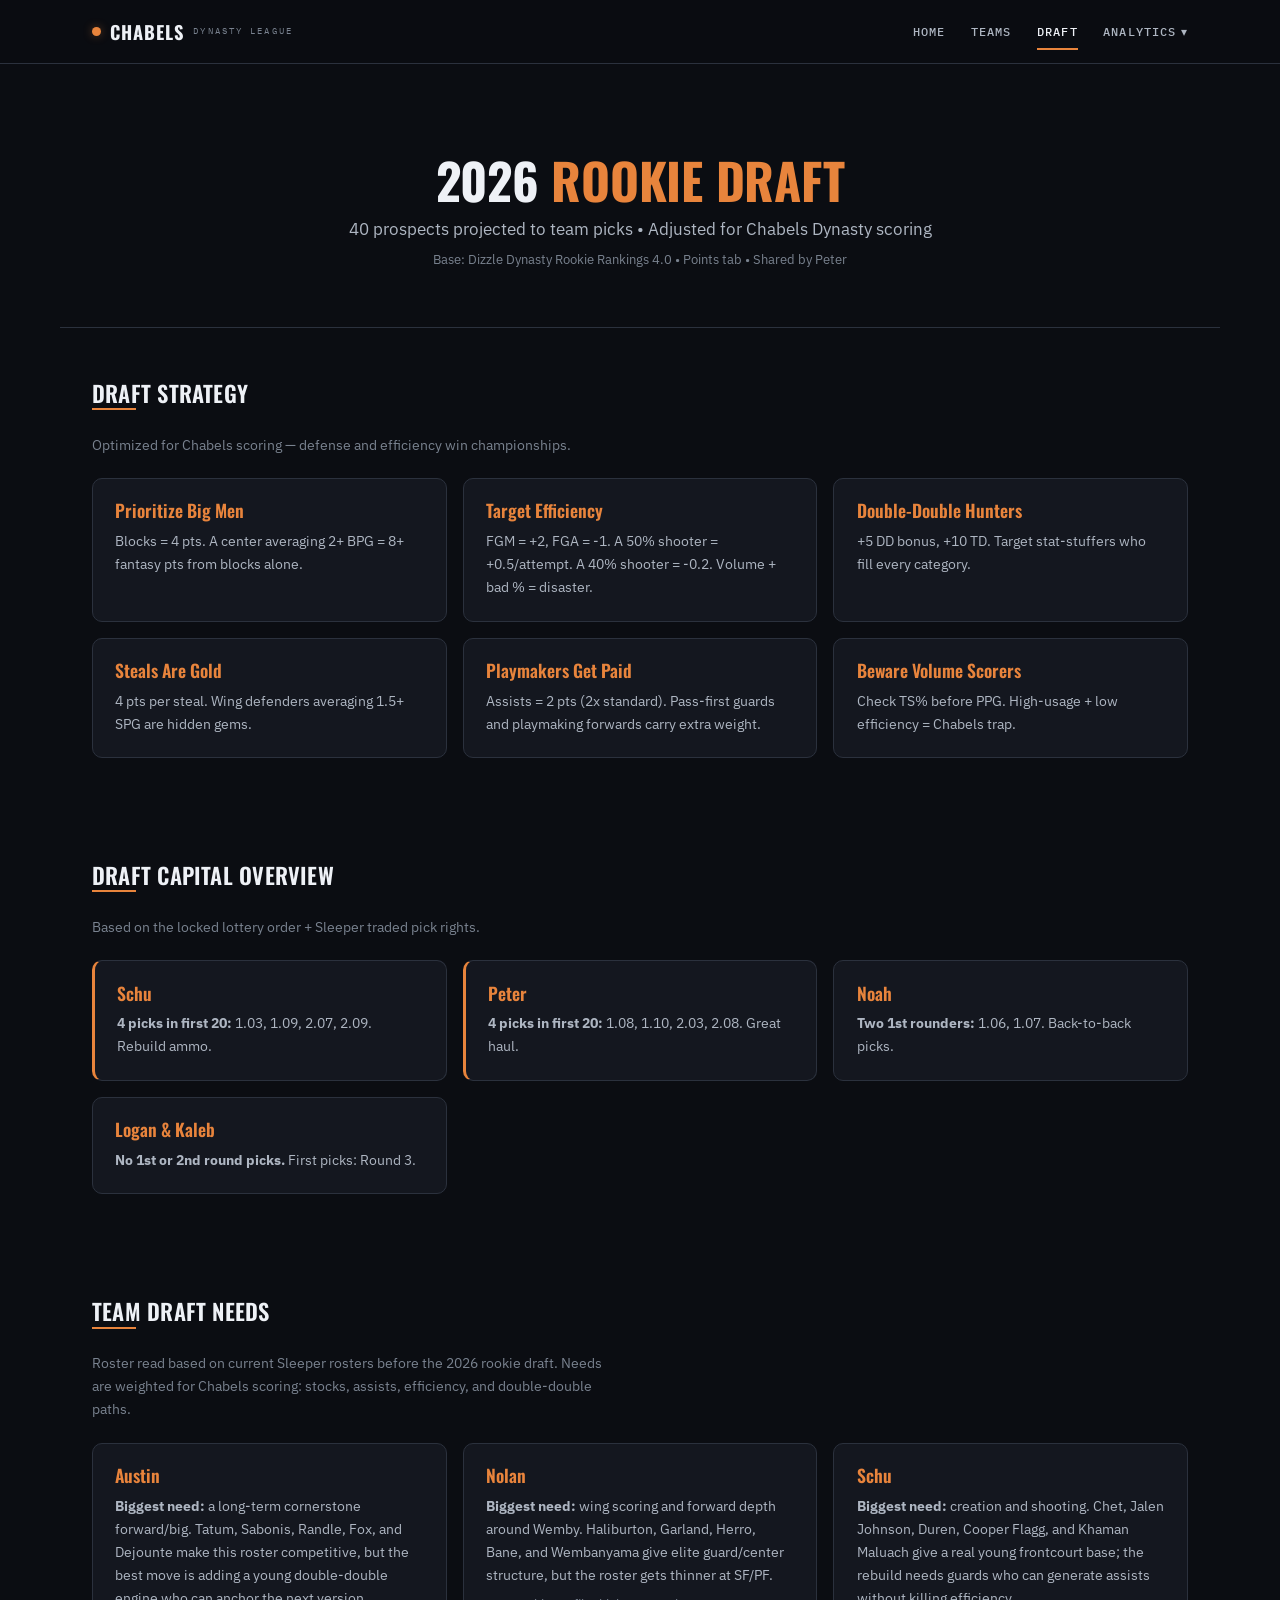
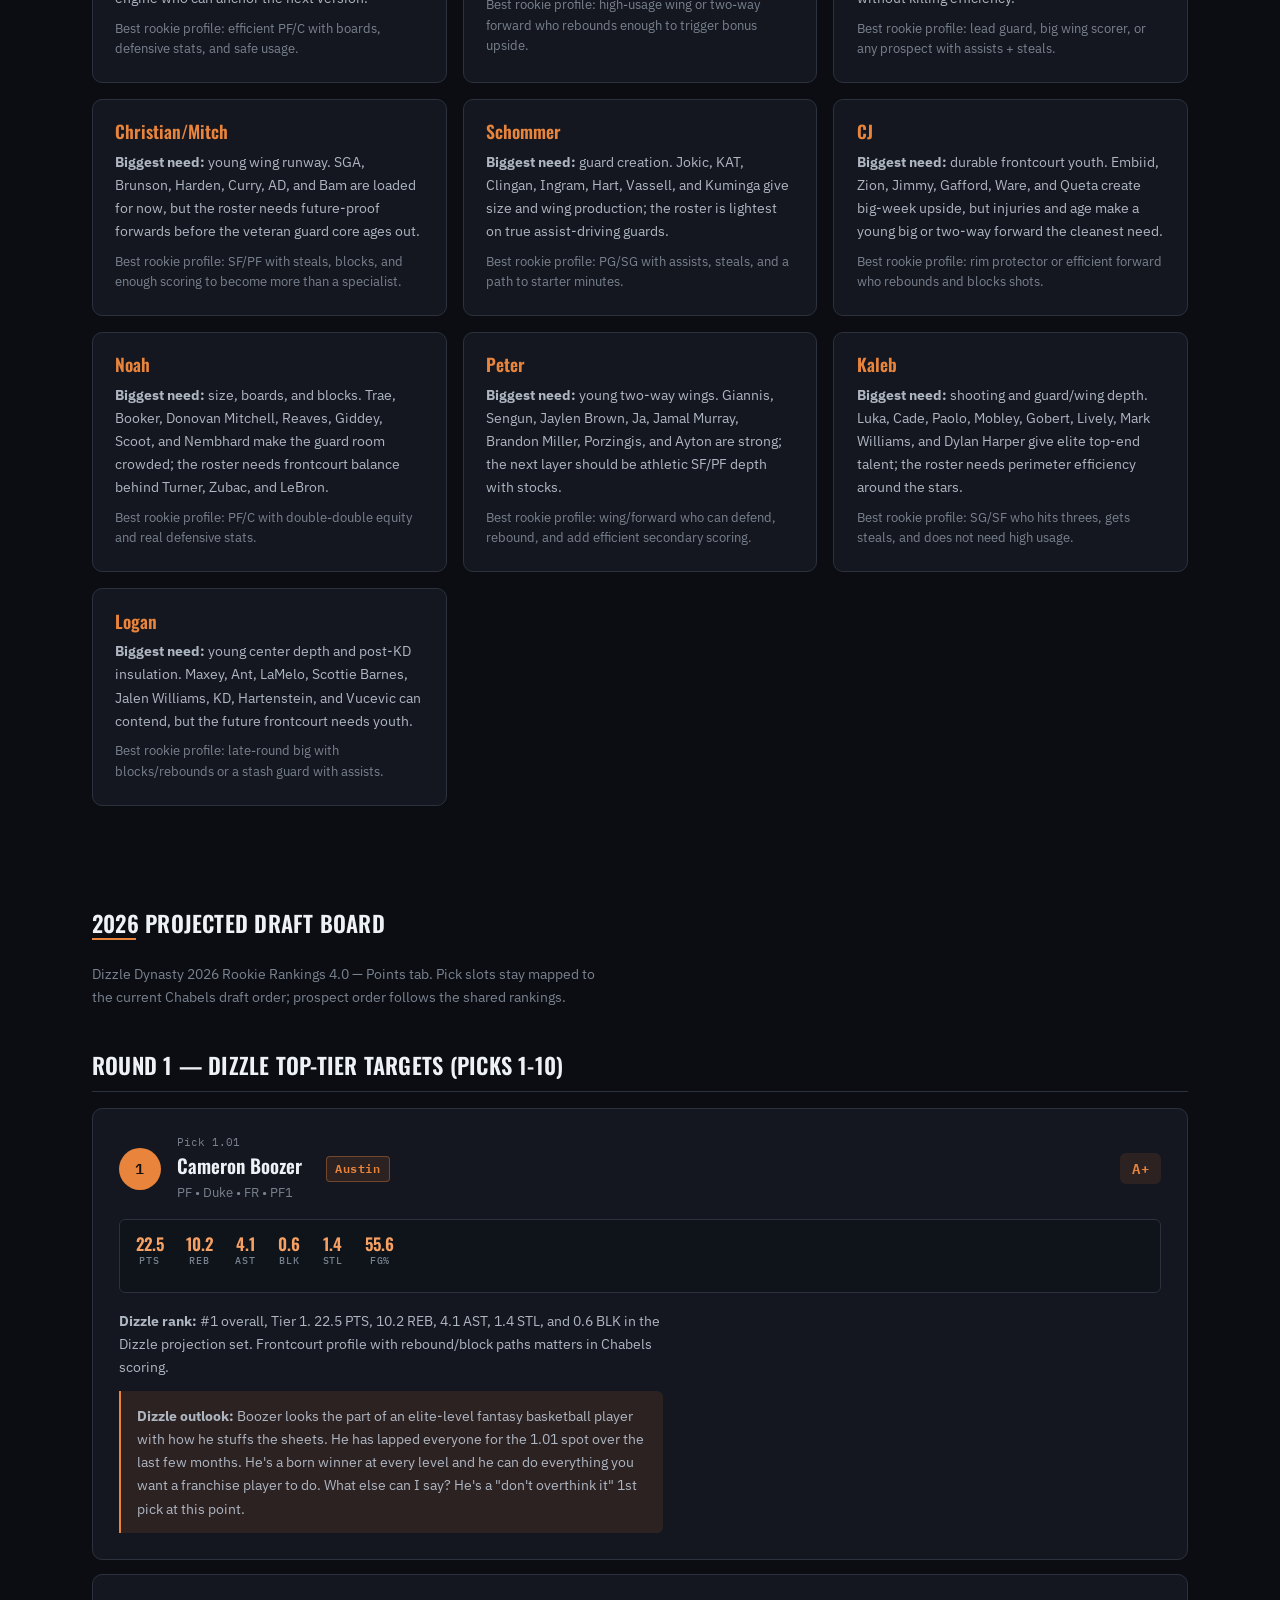
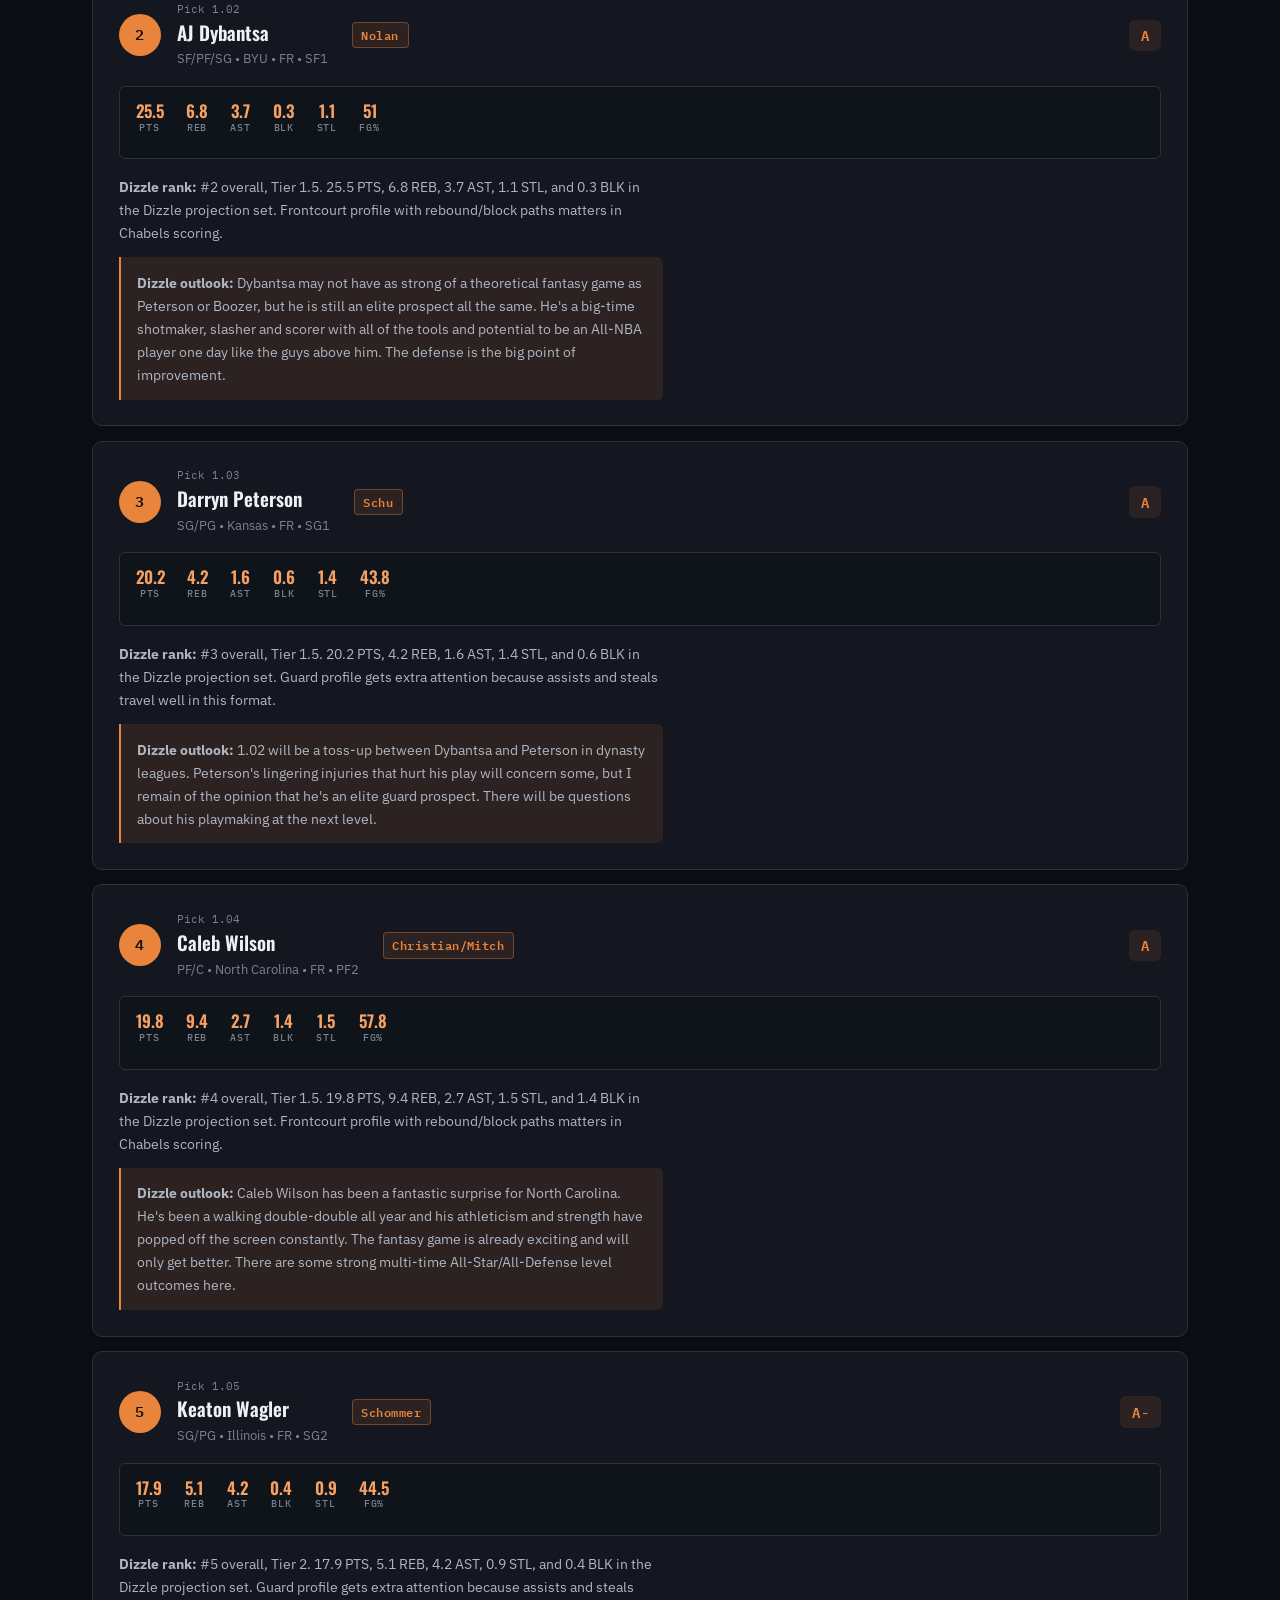
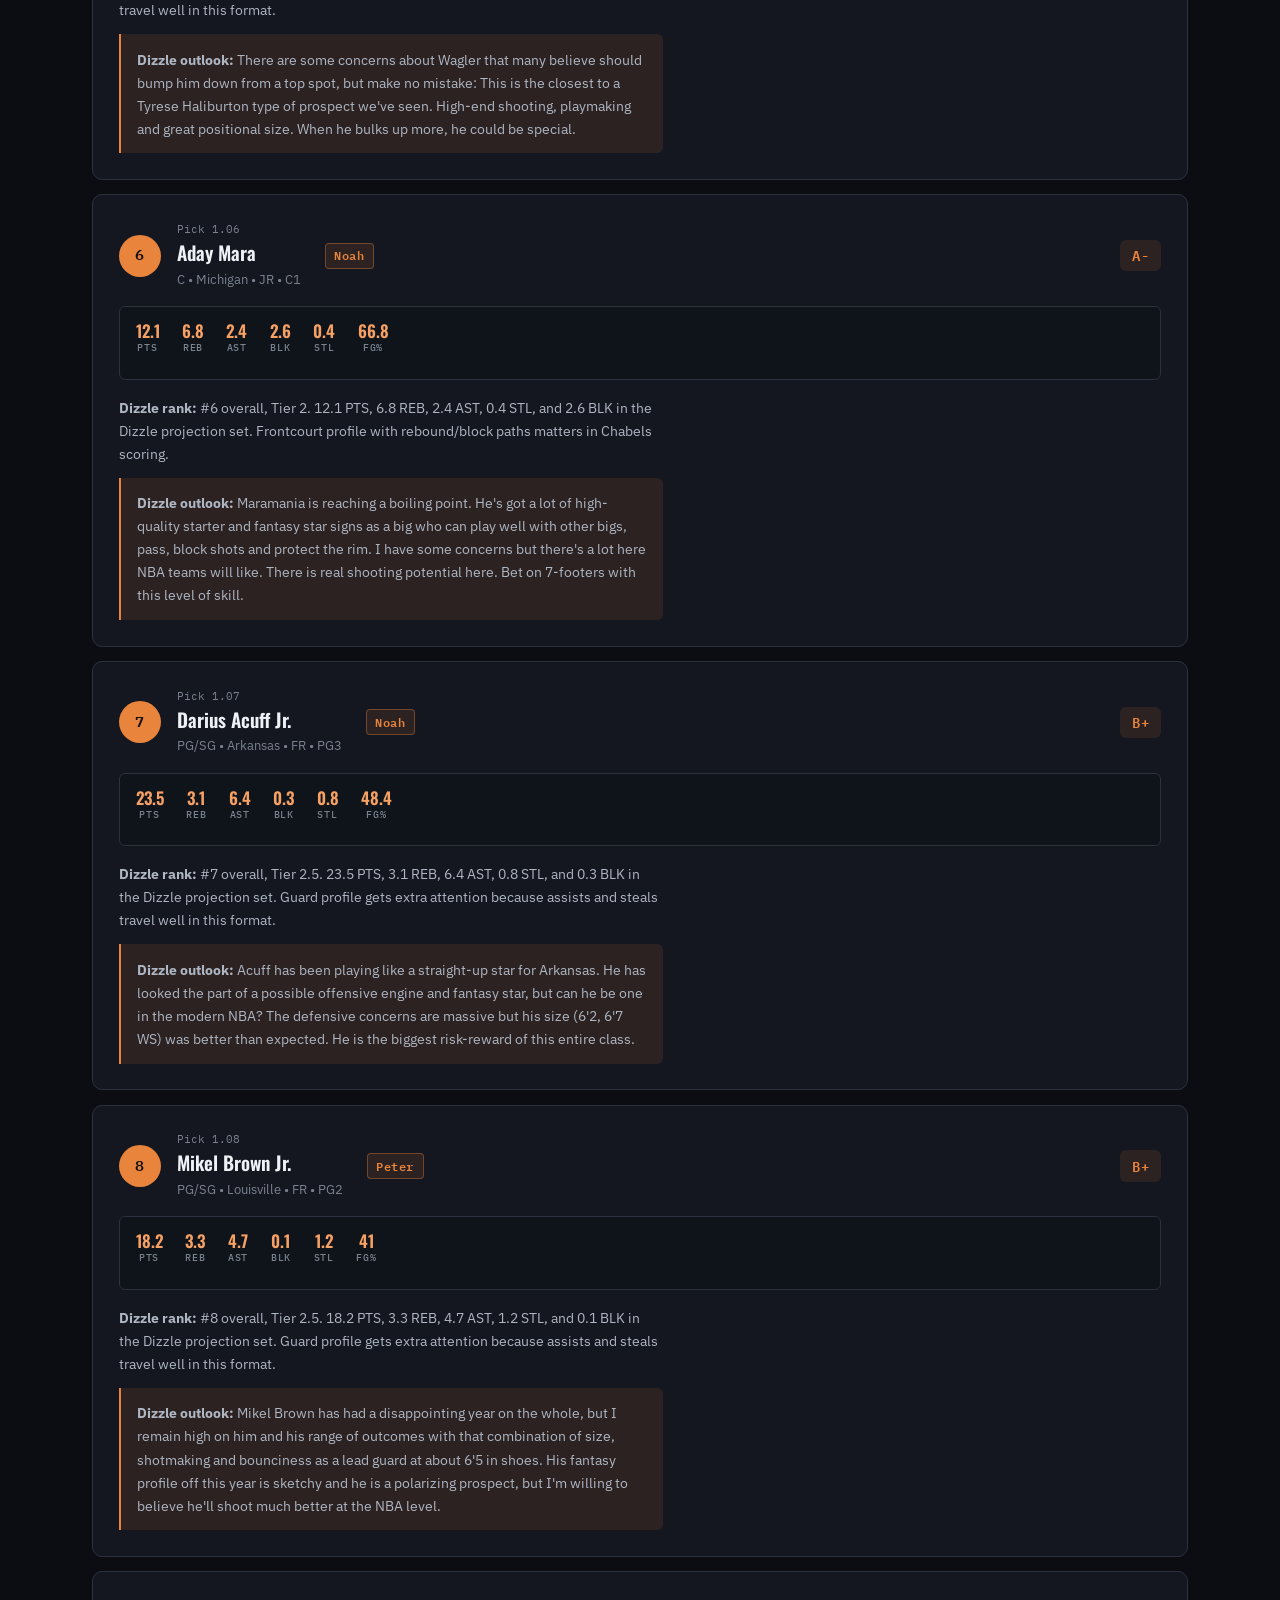
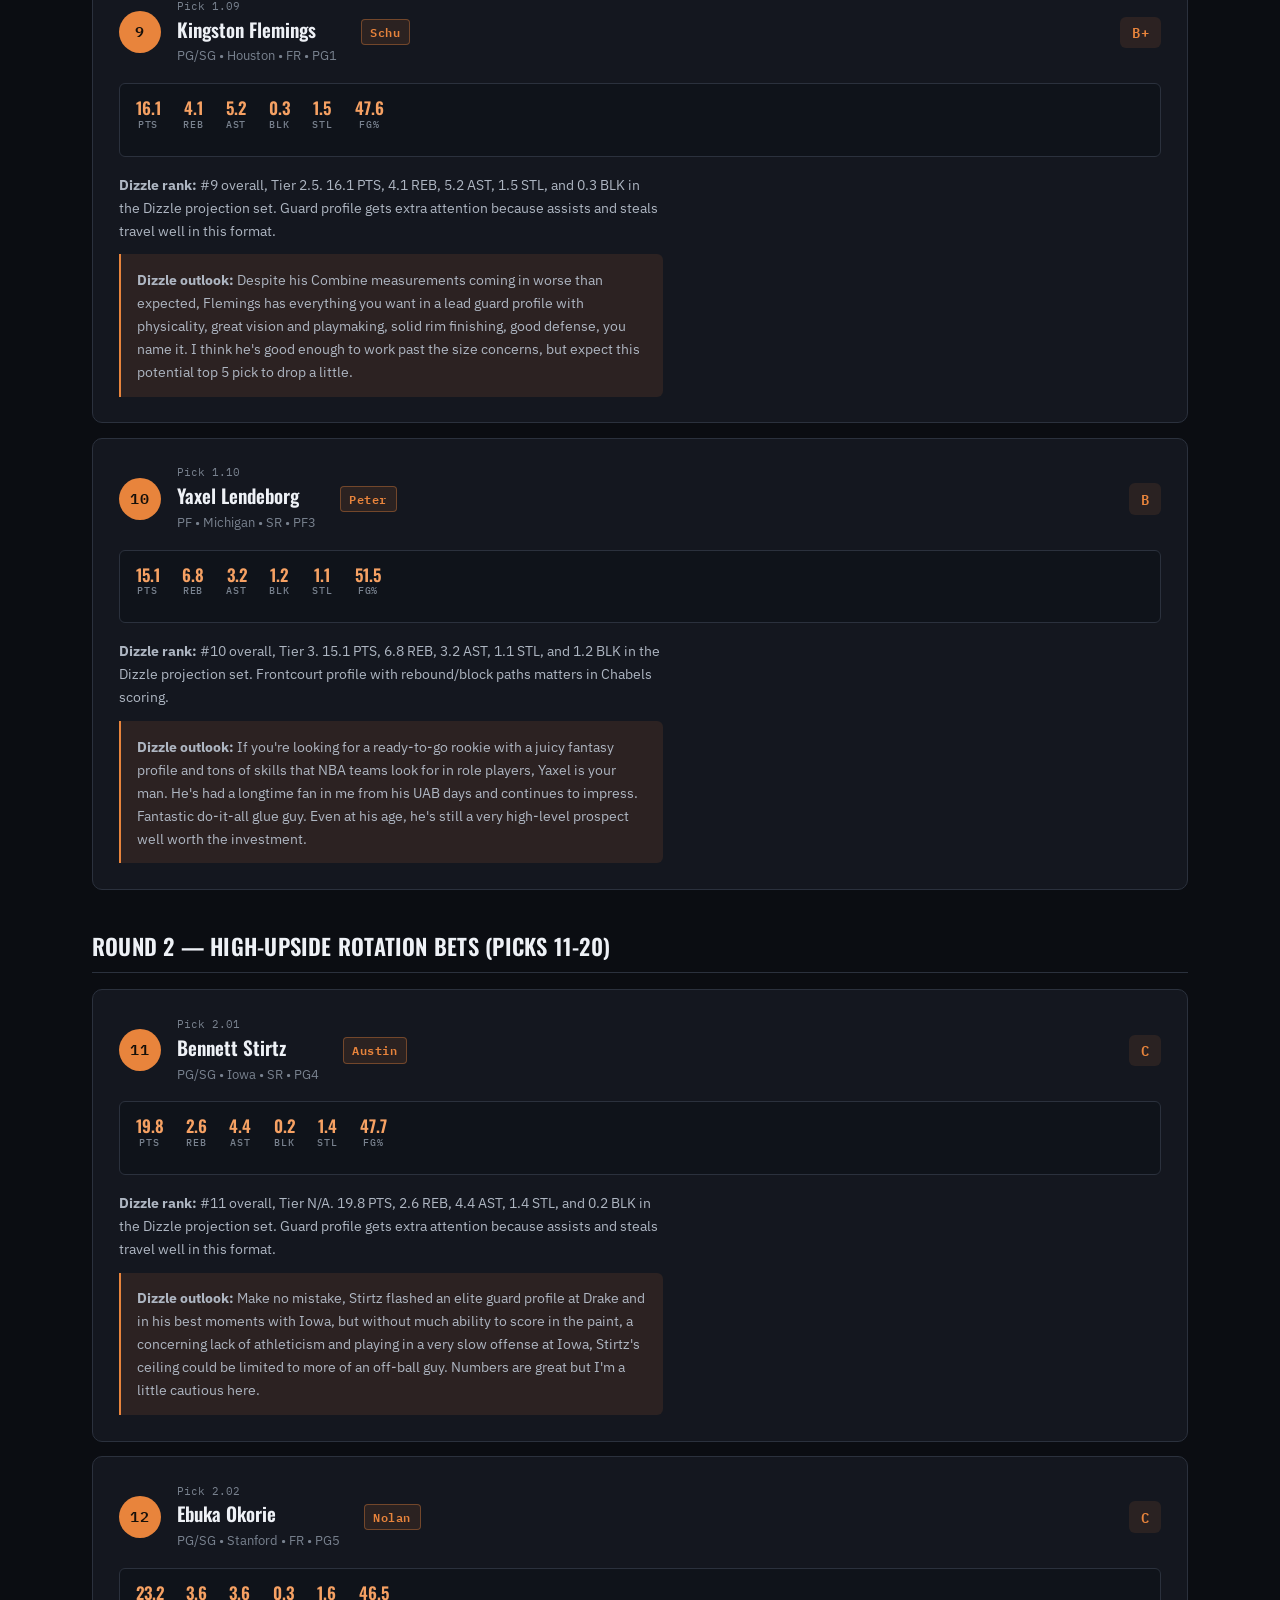
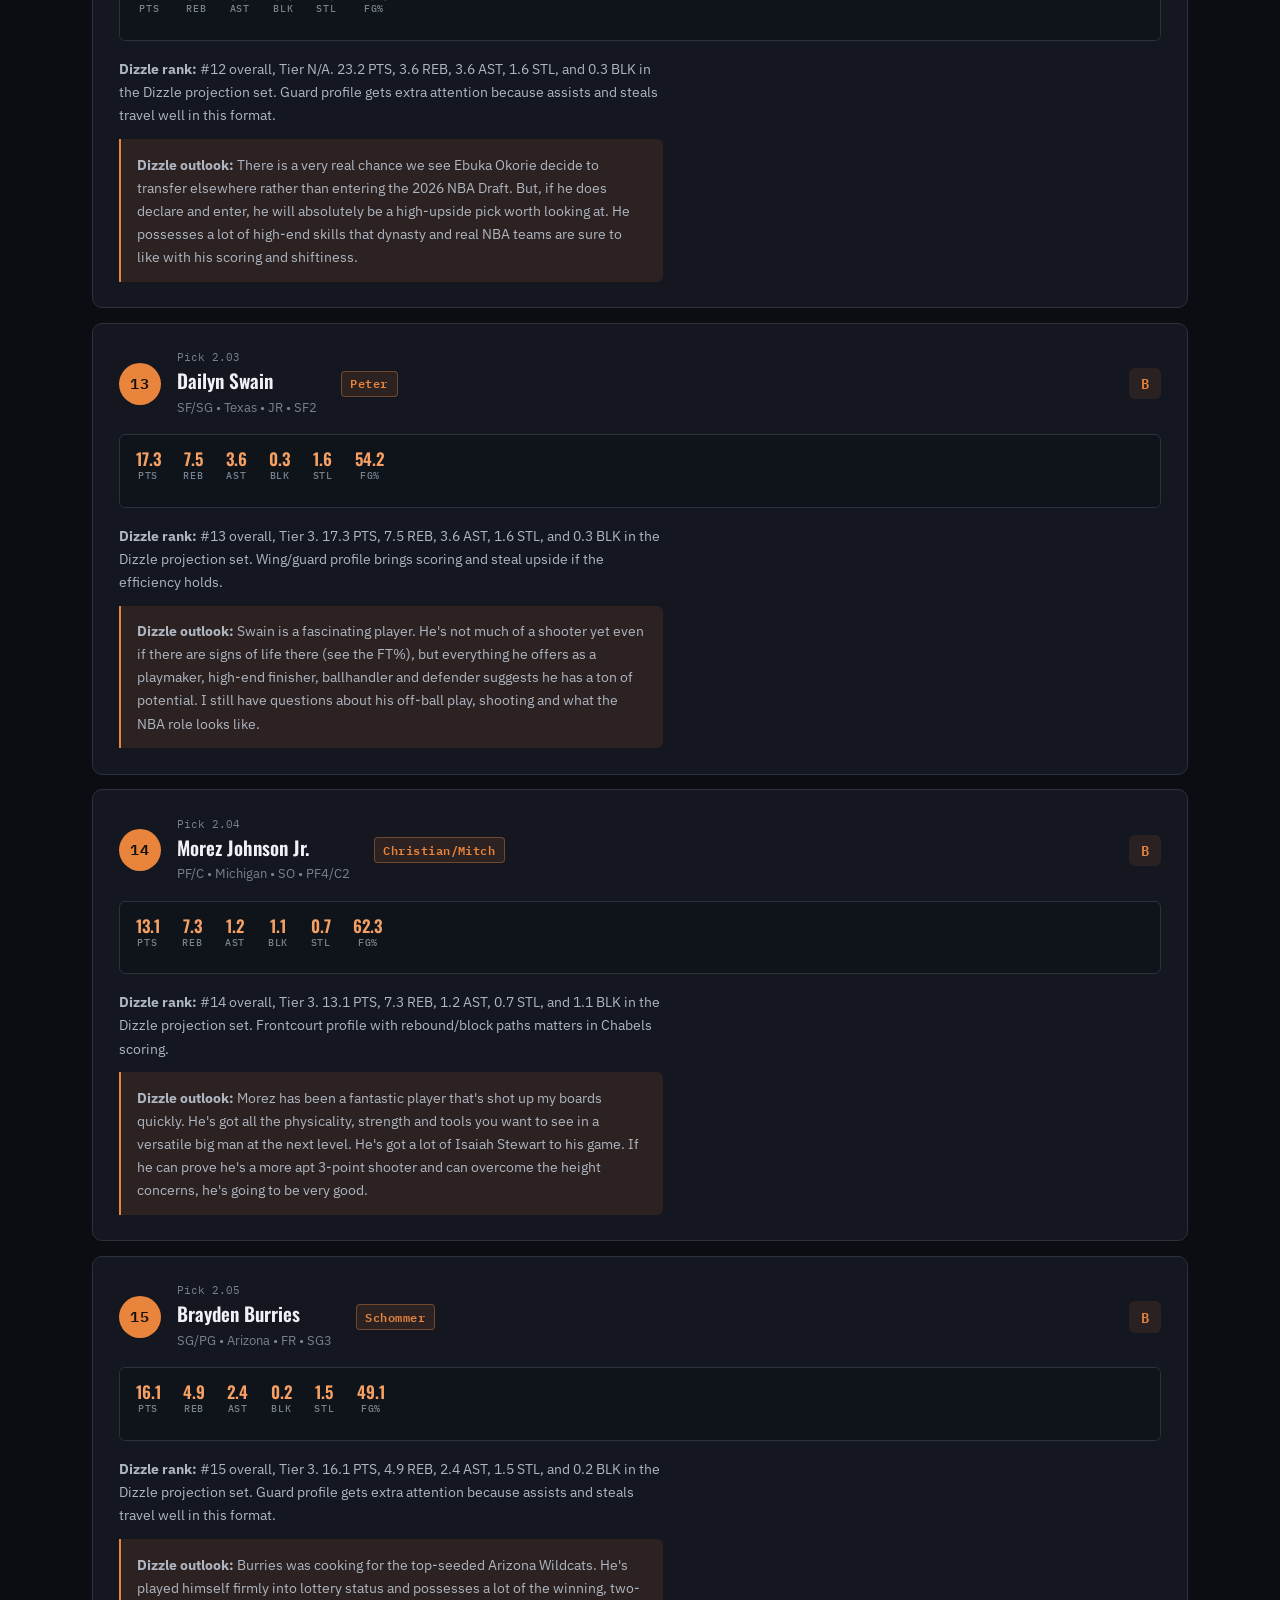
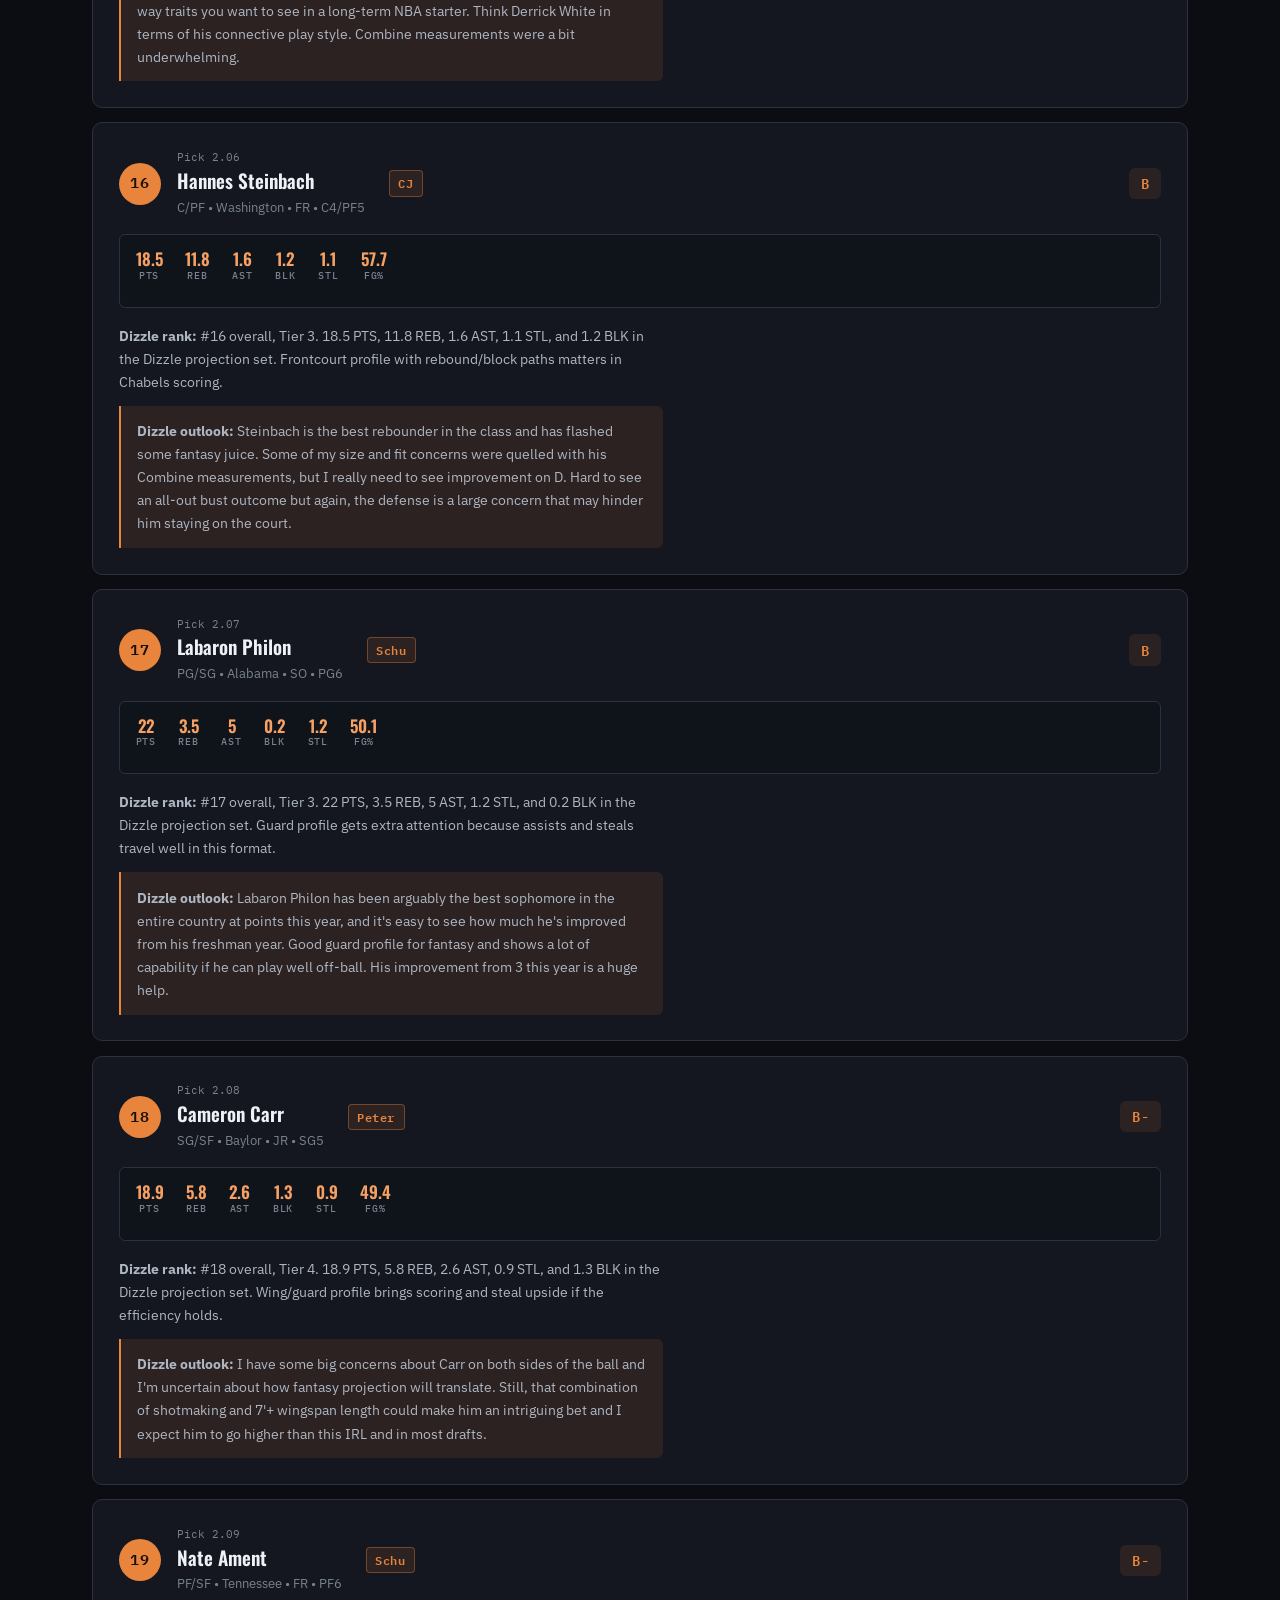
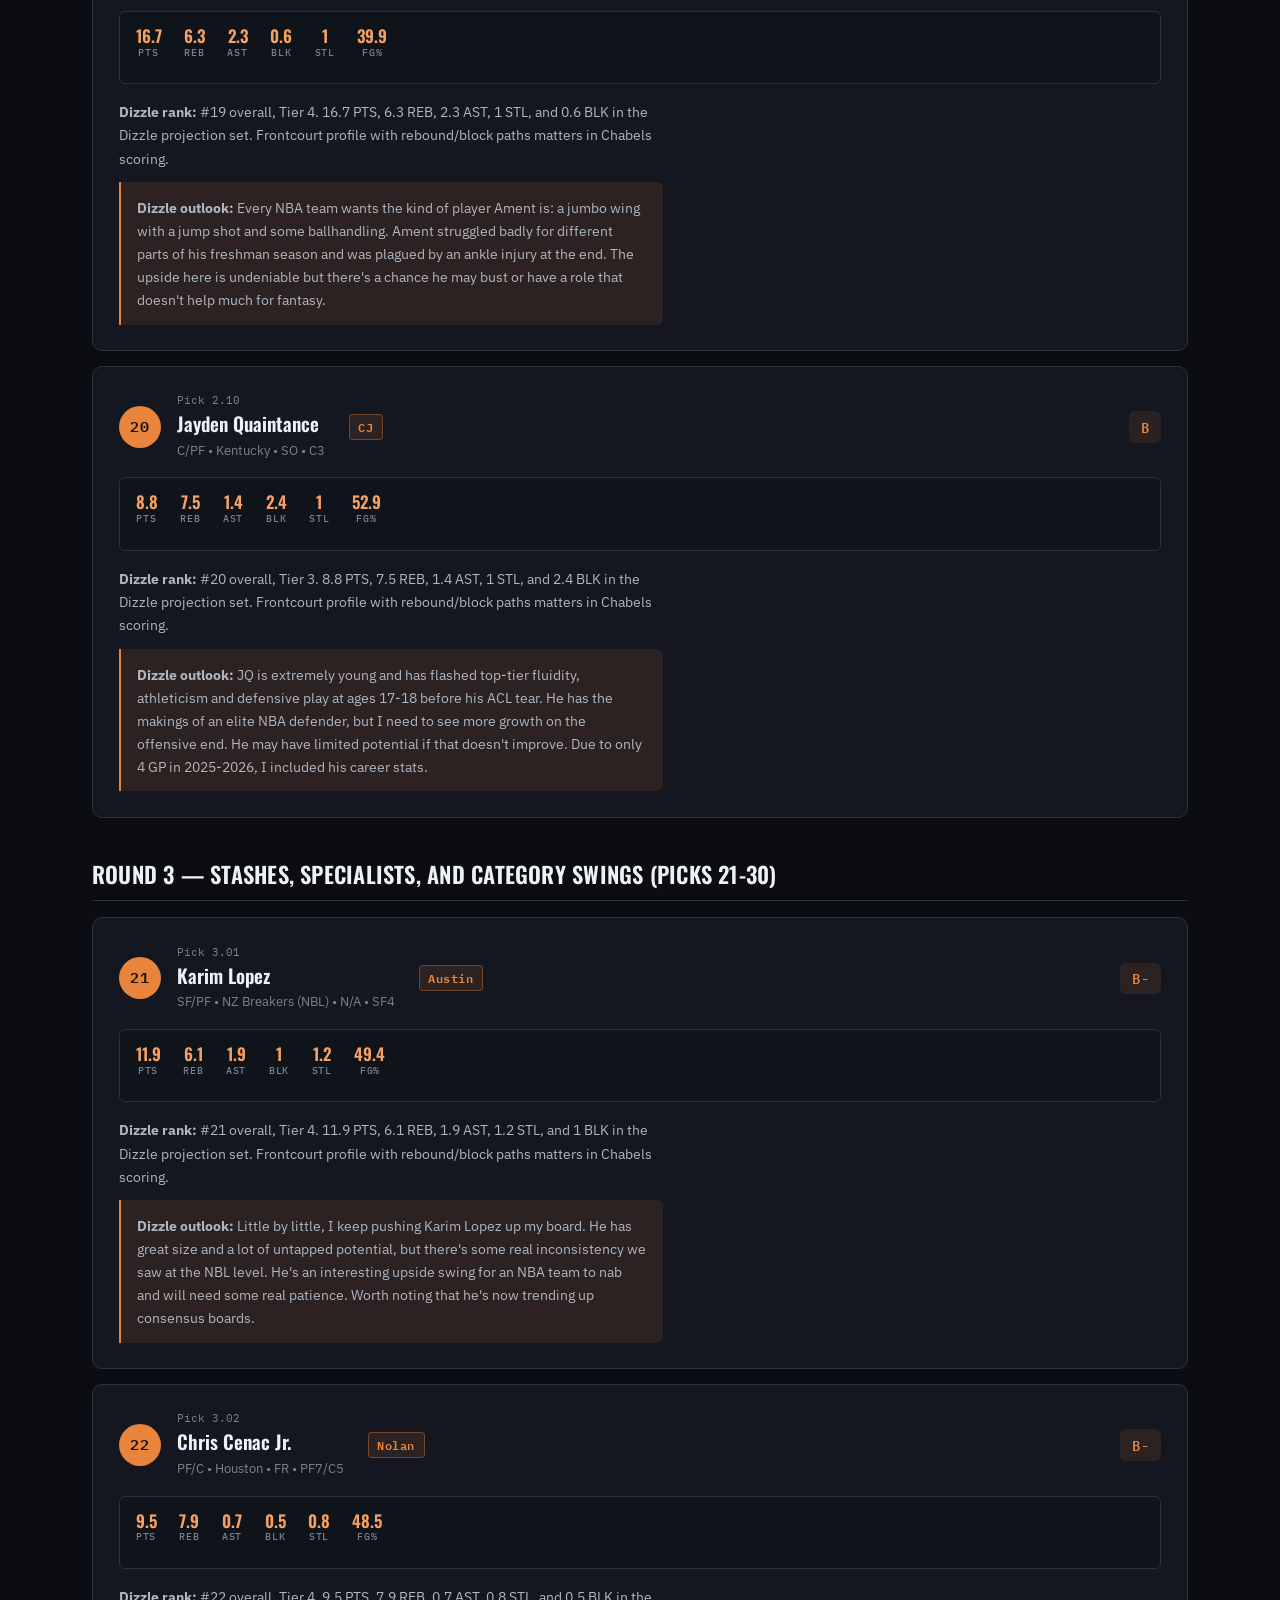
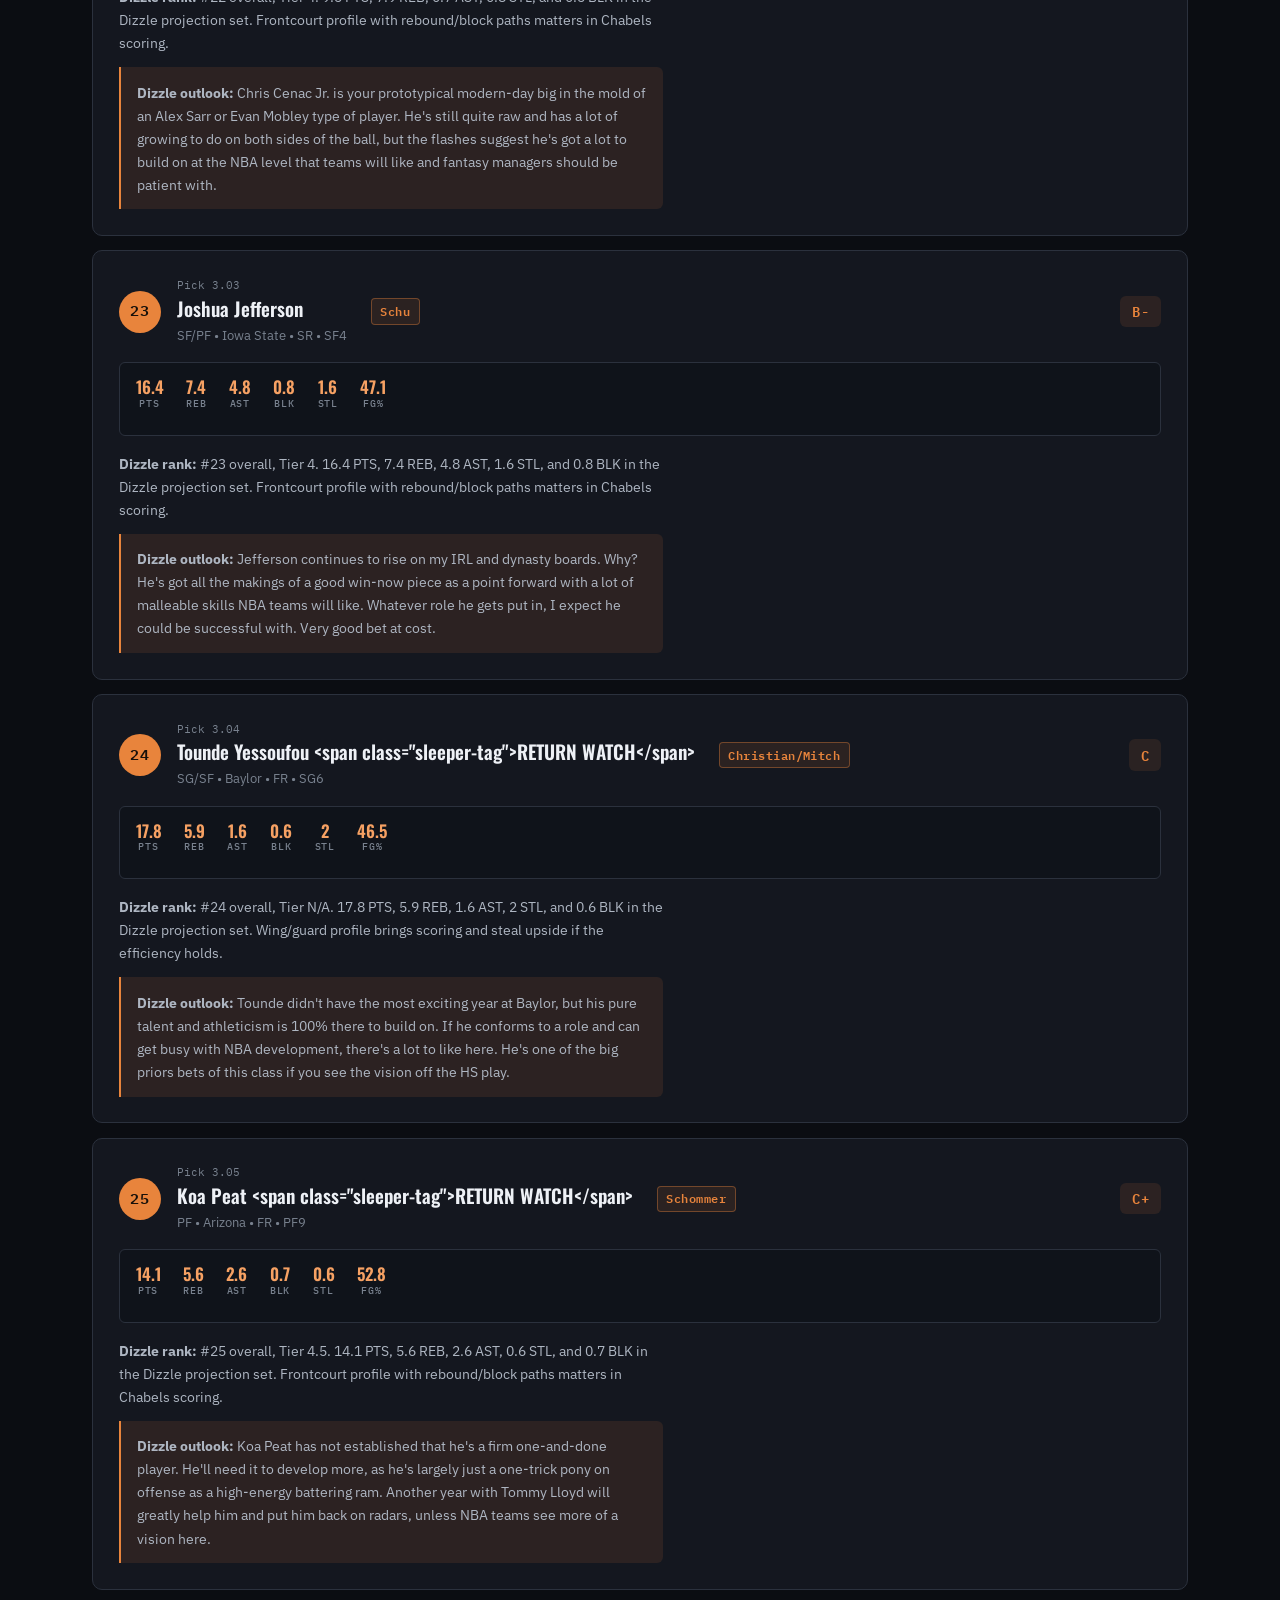
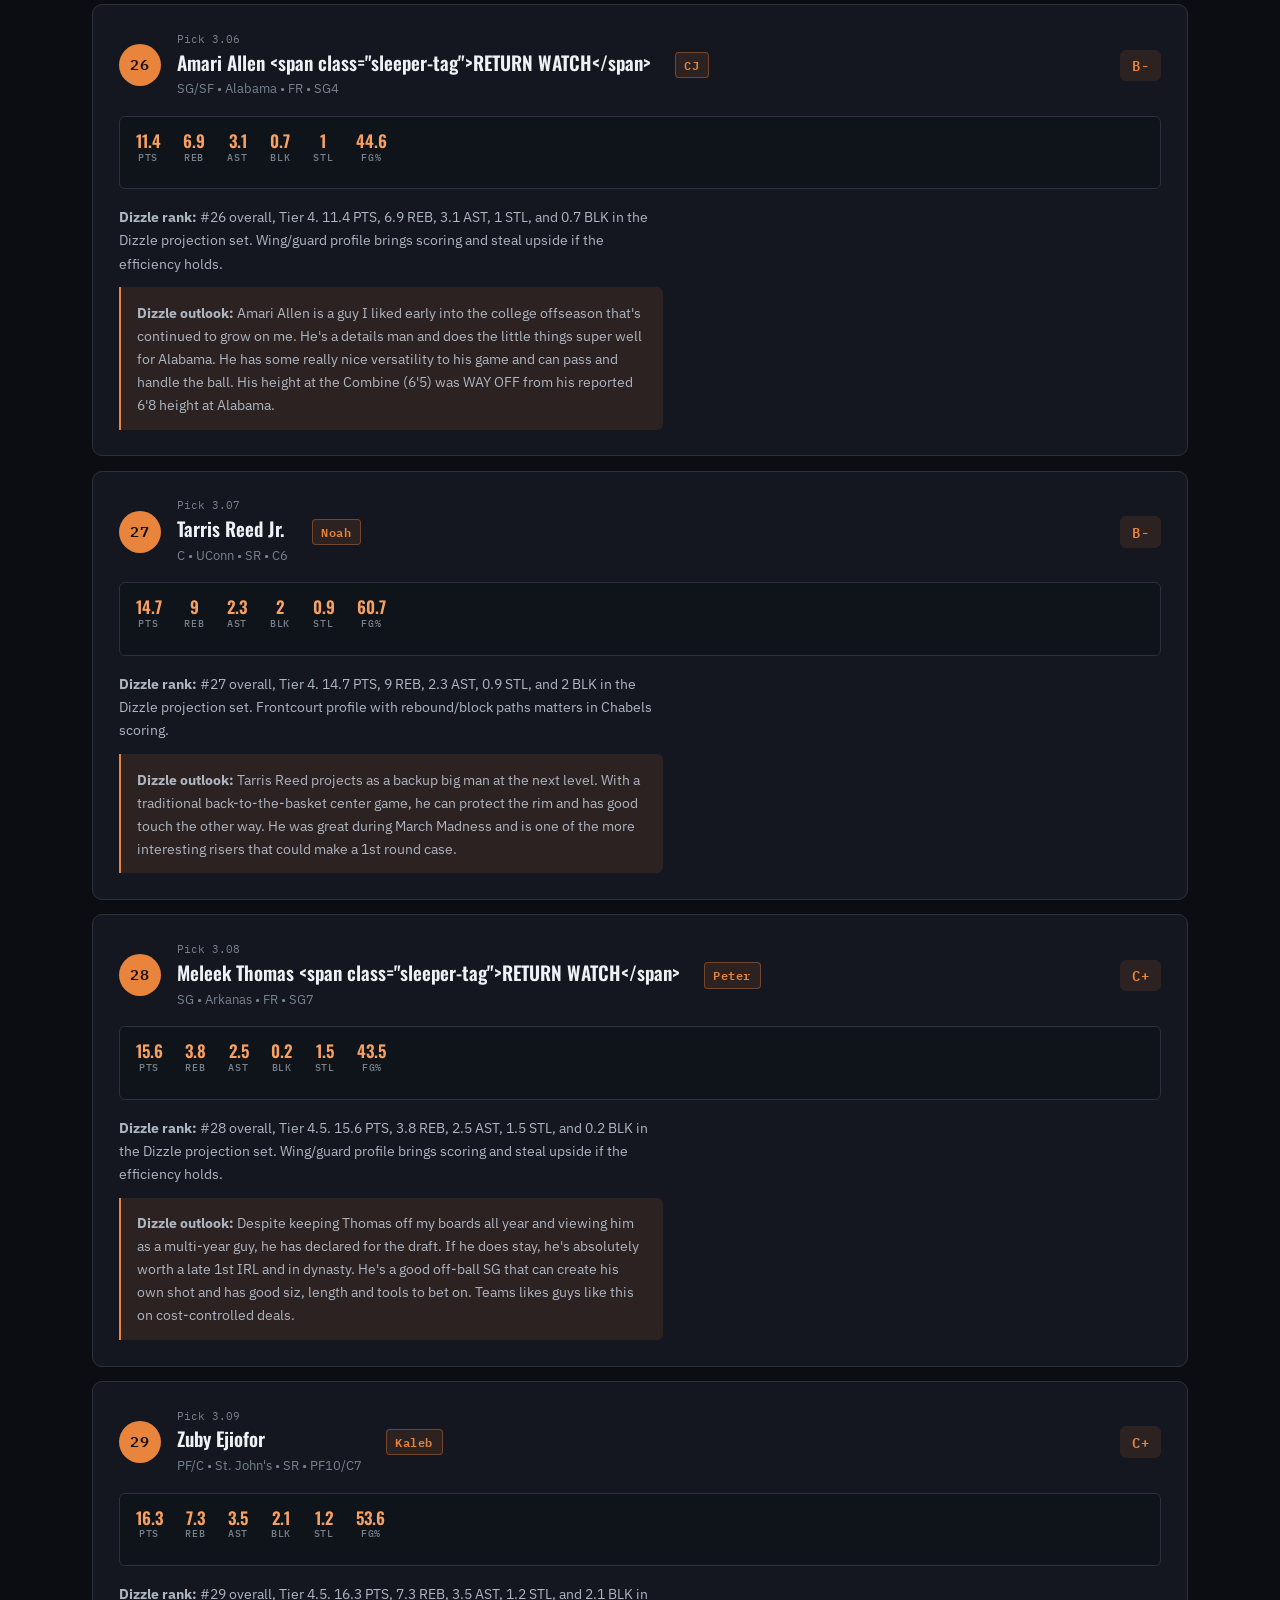
<file: draft.html>
<!DOCTYPE html>
<html lang="en">
<head>
  <meta charset="UTF-8">
  <meta name="viewport" content="width=device-width, initial-scale=1.0">
  <title>2026 Rookie Draft — Chabels Dynasty</title>
  <meta name="description" content="The Chabels Dynasty 2026 rookie draft board — 40 prospects mapped to picks and re-weighted for custom scoring.">
  <meta name="theme-color" content="#0b0d12">
  <link rel="icon" href="favicon.svg" type="image/svg+xml">
  <link rel="stylesheet" href="css/style.css?v=20260908c">
</head>
<body>
  <div id="site-nav"></div>
  <section class="page-header">
    <h1>2026 <span class="gold">ROOKIE DRAFT</span></h1>
    <p>40 prospects projected to team picks &bull; Adjusted for Chabels Dynasty scoring</p>
    <p style="font-size:0.8rem;color:var(--gray-text);margin-top:0.5rem;">Base: Dizzle Dynasty Rookie Rankings 4.0 &bull; Points tab &bull; Shared by Peter</p>
  </section>
  <section class="section">
    <h2 class="section-title">Draft Strategy</h2><div class="gold-line"></div>
    <p class="section-sub">Optimized for Chabels scoring — defense and efficiency win championships.</p>
    <div class="card-grid">
      <div class="card"><h3 style="color:var(--gold);margin-bottom:0.5rem;">Prioritize Big Men</h3><p style="color:var(--text-body);font-size:0.9rem;">Blocks = 4 pts. A center averaging 2+ BPG = 8+ fantasy pts from blocks alone.</p></div>
      <div class="card"><h3 style="color:var(--gold);margin-bottom:0.5rem;">Target Efficiency</h3><p style="color:var(--text-body);font-size:0.9rem;">FGM = +2, FGA = -1. A 50% shooter = +0.5/attempt. A 40% shooter = -0.2. Volume + bad % = disaster.</p></div>
      <div class="card"><h3 style="color:var(--gold);margin-bottom:0.5rem;">Double-Double Hunters</h3><p style="color:var(--text-body);font-size:0.9rem;">+5 DD bonus, +10 TD. Target stat-stuffers who fill every category.</p></div>
      <div class="card"><h3 style="color:var(--gold);margin-bottom:0.5rem;">Steals Are Gold</h3><p style="color:var(--text-body);font-size:0.9rem;">4 pts per steal. Wing defenders averaging 1.5+ SPG are hidden gems.</p></div>
      <div class="card"><h3 style="color:var(--gold);margin-bottom:0.5rem;">Playmakers Get Paid</h3><p style="color:var(--text-body);font-size:0.9rem;">Assists = 2 pts (2x standard). Pass-first guards and playmaking forwards carry extra weight.</p></div>
      <div class="card"><h3 style="color:var(--gold);margin-bottom:0.5rem;">Beware Volume Scorers</h3><p style="color:var(--text-body);font-size:0.9rem;">Check TS% before PPG. High-usage + low efficiency = Chabels trap.</p></div>
    </div>
  </section>
  <section class="section">
    <h2 class="section-title">Draft Capital Overview</h2><div class="gold-line"></div>
    <p class="section-sub">Based on the locked lottery order + Sleeper traded pick rights.</p>
    <div class="card-grid" style="grid-template-columns:repeat(auto-fit,minmax(280px,1fr));">
      <div class="card" style="border-left:3px solid var(--gold);"><h3 style="color:var(--gold);margin-bottom:0.5rem;">Schu</h3><p style="color:var(--text-body);font-size:0.9rem;"><strong>4 picks in first 20:</strong> 1.03, 1.09, 2.07, 2.09. Rebuild ammo.</p></div>
      <div class="card" style="border-left:3px solid var(--gold);"><h3 style="color:var(--gold);margin-bottom:0.5rem;">Peter</h3><p style="color:var(--text-body);font-size:0.9rem;"><strong>4 picks in first 20:</strong> 1.08, 1.10, 2.03, 2.08. Great haul.</p></div>
      <div class="card"><h3 style="color:var(--gold);margin-bottom:0.5rem;">Noah</h3><p style="color:var(--text-body);font-size:0.9rem;"><strong>Two 1st rounders:</strong> 1.06, 1.07. Back-to-back picks.</p></div>
      <div class="card"><h3 style="color:var(--gold);margin-bottom:0.5rem;">Logan & Kaleb</h3><p style="color:var(--text-body);font-size:0.9rem;"><strong>No 1st or 2nd round picks.</strong> First picks: Round 3.</p></div>
    </div>
  </section>
  <section class="section">
    <h2 class="section-title">Team Draft Needs</h2><div class="gold-line"></div>
    <p class="section-sub">Roster read based on current Sleeper rosters before the 2026 rookie draft. Needs are weighted for Chabels scoring: stocks, assists, efficiency, and double-double paths.</p>
    <div class="card-grid" style="grid-template-columns:repeat(auto-fit,minmax(280px,1fr));">
      <div class="card">
        <h3 style="color:var(--gold);margin-bottom:0.5rem;">Austin</h3>
        <p style="color:var(--text-body);font-size:0.9rem;"><strong>Biggest need:</strong> a long-term cornerstone forward/big. Tatum, Sabonis, Randle, Fox, and Dejounte make this roster competitive, but the best move is adding a young double-double engine who can anchor the next version.</p>
        <p style="color:var(--gray-text);font-size:0.8rem;margin-top:0.6rem;">Best rookie profile: efficient PF/C with boards, defensive stats, and safe usage.</p>
      </div>
      <div class="card">
        <h3 style="color:var(--gold);margin-bottom:0.5rem;">Nolan</h3>
        <p style="color:var(--text-body);font-size:0.9rem;"><strong>Biggest need:</strong> wing scoring and forward depth around Wemby. Haliburton, Garland, Herro, Bane, and Wembanyama give elite guard/center structure, but the roster gets thinner at SF/PF.</p>
        <p style="color:var(--gray-text);font-size:0.8rem;margin-top:0.6rem;">Best rookie profile: high-usage wing or two-way forward who rebounds enough to trigger bonus upside.</p>
      </div>
      <div class="card">
        <h3 style="color:var(--gold);margin-bottom:0.5rem;">Schu</h3>
        <p style="color:var(--text-body);font-size:0.9rem;"><strong>Biggest need:</strong> creation and shooting. Chet, Jalen Johnson, Duren, Cooper Flagg, and Khaman Maluach give a real young frontcourt base; the rebuild needs guards who can generate assists without killing efficiency.</p>
        <p style="color:var(--gray-text);font-size:0.8rem;margin-top:0.6rem;">Best rookie profile: lead guard, big wing scorer, or any prospect with assists + steals.</p>
      </div>
      <div class="card">
        <h3 style="color:var(--gold);margin-bottom:0.5rem;">Christian/Mitch</h3>
        <p style="color:var(--text-body);font-size:0.9rem;"><strong>Biggest need:</strong> young wing runway. SGA, Brunson, Harden, Curry, AD, and Bam are loaded for now, but the roster needs future-proof forwards before the veteran guard core ages out.</p>
        <p style="color:var(--gray-text);font-size:0.8rem;margin-top:0.6rem;">Best rookie profile: SF/PF with steals, blocks, and enough scoring to become more than a specialist.</p>
      </div>
      <div class="card">
        <h3 style="color:var(--gold);margin-bottom:0.5rem;">Schommer</h3>
        <p style="color:var(--text-body);font-size:0.9rem;"><strong>Biggest need:</strong> guard creation. Jokic, KAT, Clingan, Ingram, Hart, Vassell, and Kuminga give size and wing production; the roster is lightest on true assist-driving guards.</p>
        <p style="color:var(--gray-text);font-size:0.8rem;margin-top:0.6rem;">Best rookie profile: PG/SG with assists, steals, and a path to starter minutes.</p>
      </div>
      <div class="card">
        <h3 style="color:var(--gold);margin-bottom:0.5rem;">CJ</h3>
        <p style="color:var(--text-body);font-size:0.9rem;"><strong>Biggest need:</strong> durable frontcourt youth. Embiid, Zion, Jimmy, Gafford, Ware, and Queta create big-week upside, but injuries and age make a young big or two-way forward the cleanest need.</p>
        <p style="color:var(--gray-text);font-size:0.8rem;margin-top:0.6rem;">Best rookie profile: rim protector or efficient forward who rebounds and blocks shots.</p>
      </div>
      <div class="card">
        <h3 style="color:var(--gold);margin-bottom:0.5rem;">Noah</h3>
        <p style="color:var(--text-body);font-size:0.9rem;"><strong>Biggest need:</strong> size, boards, and blocks. Trae, Booker, Donovan Mitchell, Reaves, Giddey, Scoot, and Nembhard make the guard room crowded; the roster needs frontcourt balance behind Turner, Zubac, and LeBron.</p>
        <p style="color:var(--gray-text);font-size:0.8rem;margin-top:0.6rem;">Best rookie profile: PF/C with double-double equity and real defensive stats.</p>
      </div>
      <div class="card">
        <h3 style="color:var(--gold);margin-bottom:0.5rem;">Peter</h3>
        <p style="color:var(--text-body);font-size:0.9rem;"><strong>Biggest need:</strong> young two-way wings. Giannis, Sengun, Jaylen Brown, Ja, Jamal Murray, Brandon Miller, Porzingis, and Ayton are strong; the next layer should be athletic SF/PF depth with stocks.</p>
        <p style="color:var(--gray-text);font-size:0.8rem;margin-top:0.6rem;">Best rookie profile: wing/forward who can defend, rebound, and add efficient secondary scoring.</p>
      </div>
      <div class="card">
        <h3 style="color:var(--gold);margin-bottom:0.5rem;">Kaleb</h3>
        <p style="color:var(--text-body);font-size:0.9rem;"><strong>Biggest need:</strong> shooting and guard/wing depth. Luka, Cade, Paolo, Mobley, Gobert, Lively, Mark Williams, and Dylan Harper give elite top-end talent; the roster needs perimeter efficiency around the stars.</p>
        <p style="color:var(--gray-text);font-size:0.8rem;margin-top:0.6rem;">Best rookie profile: SG/SF who hits threes, gets steals, and does not need high usage.</p>
      </div>
      <div class="card">
        <h3 style="color:var(--gold);margin-bottom:0.5rem;">Logan</h3>
        <p style="color:var(--text-body);font-size:0.9rem;"><strong>Biggest need:</strong> young center depth and post-KD insulation. Maxey, Ant, LaMelo, Scottie Barnes, Jalen Williams, KD, Hartenstein, and Vucevic can contend, but the future frontcourt needs youth.</p>
        <p style="color:var(--gray-text);font-size:0.8rem;margin-top:0.6rem;">Best rookie profile: late-round big with blocks/rebounds or a stash guard with assists.</p>
      </div>
    </div>
  </section>
  <section class="section">
    <h2 class="section-title">2026 Projected Draft Board</h2><div class="gold-line"></div>
    <p class="section-sub">Dizzle Dynasty 2026 Rookie Rankings 4.0 — Points tab. Pick slots stay mapped to the current Chabels draft order; prospect order follows the shared rankings.</p>

    <div id="rookie-board"><div class="loading">Loading prospects</div></div>
    <p class="section-sub mono" id="rookie-asof" style="font-size:0.72rem;color:var(--text-3);"></p>
  </section>

  <div id="site-footer"></div>
<script src="js/data.js?v=20260908c"></script>
  <script src="js/sleeper.js?v=20260908c"></script>
  <script src="js/draft.js"></script>
  <script src="js/site.js?v=20261026a"></script>
</body></html>
</file>
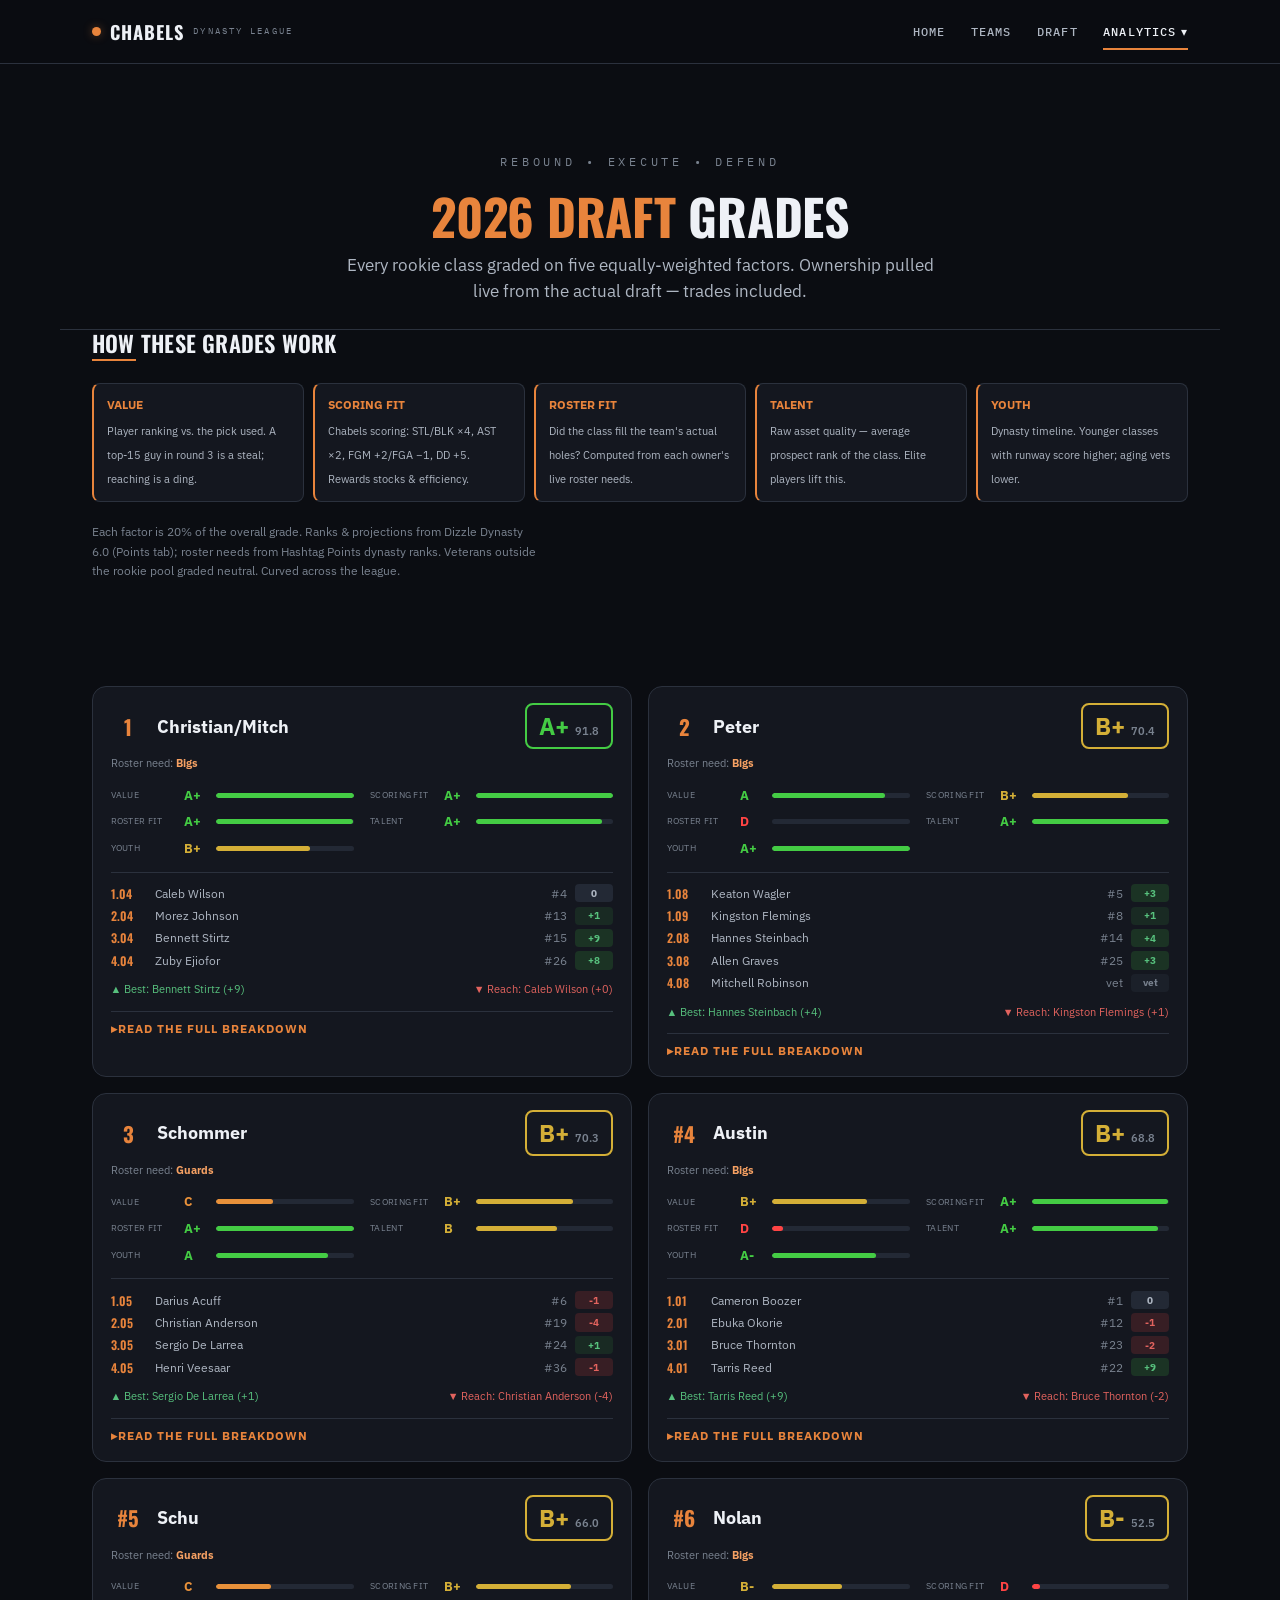
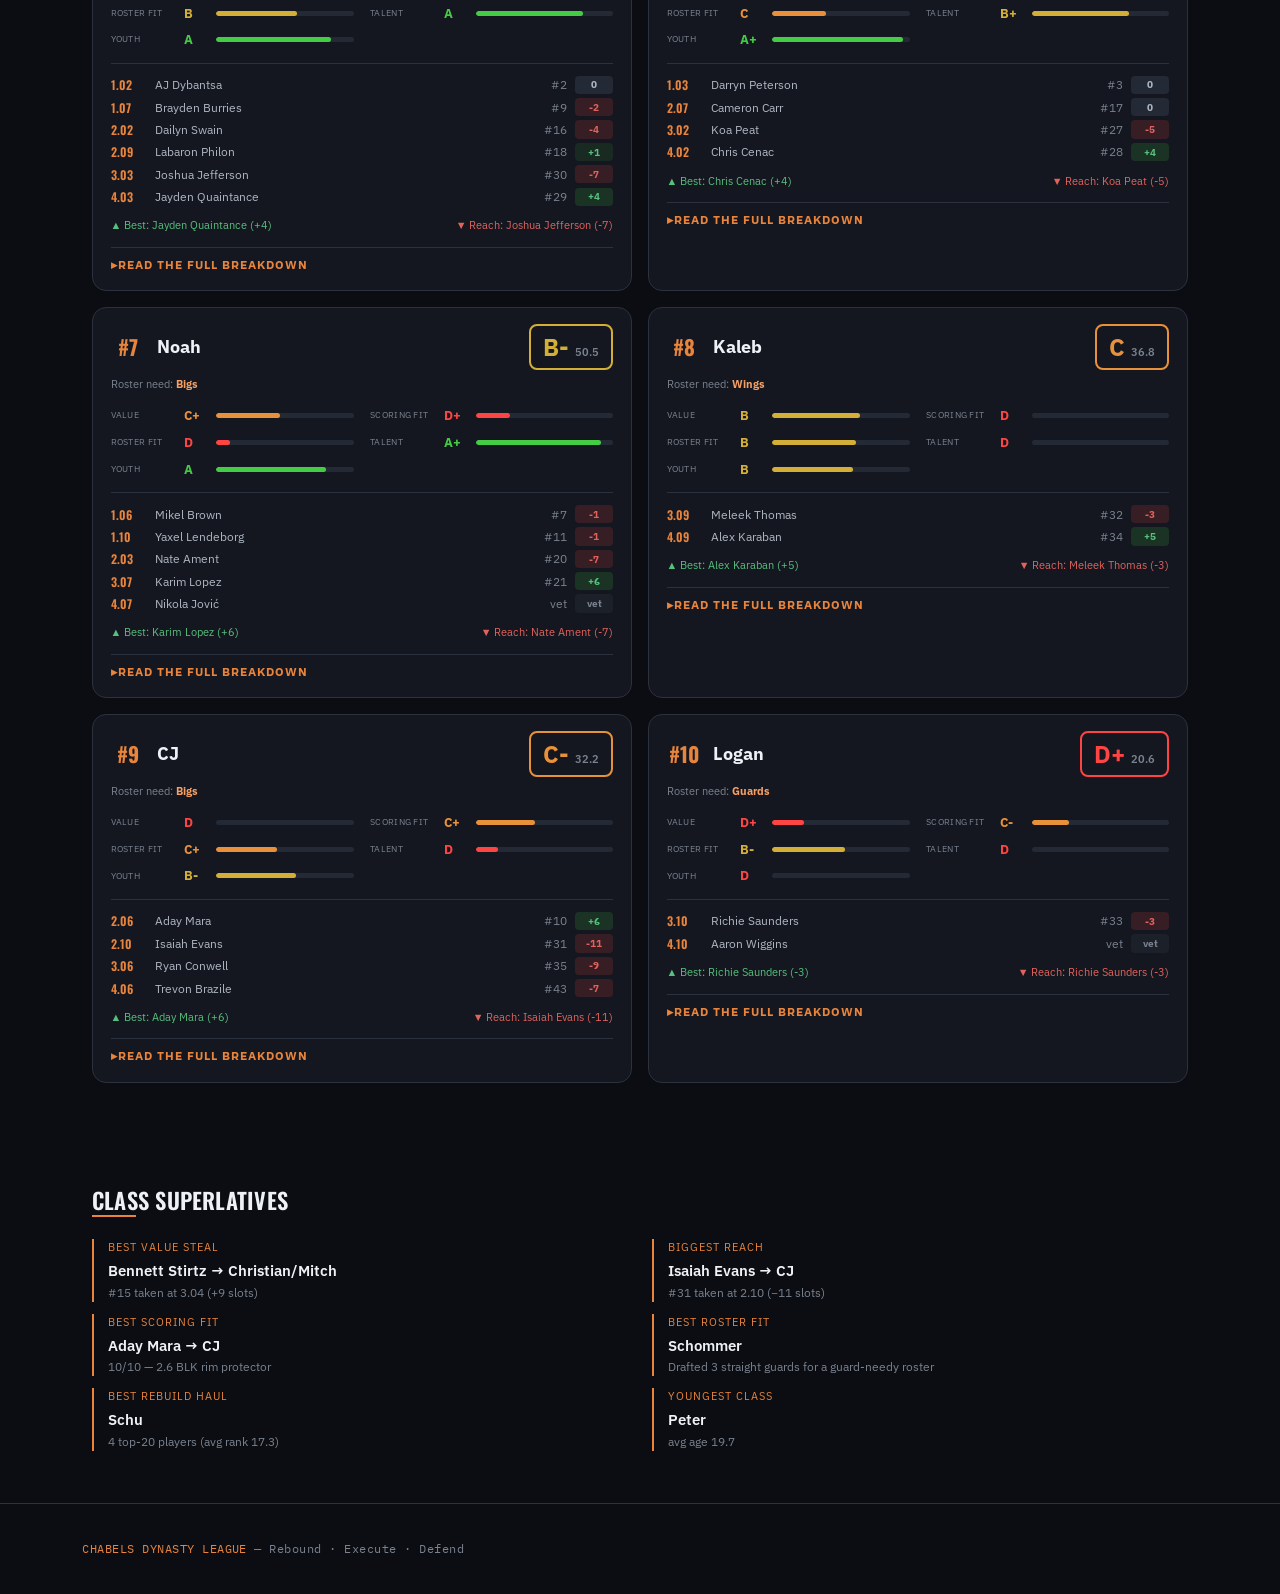
<file: grades.html>
<!DOCTYPE html>
<html lang="en"><head><meta charset="UTF-8"><meta name="viewport" content="width=device-width, initial-scale=1.0">
<title>2026 Draft Grades &mdash; Chabels Dynasty</title>
  <meta name="description" content="Every team's 2026 rookie draft haul, graded on value, scoring fit, roster fit, talent and youth.">
  <meta name="theme-color" content="#0b0d12">
  <link rel="icon" href="favicon.svg" type="image/svg+xml"><link rel="stylesheet" href="css/style.css?v=20260908c">
<style>
.method-grid{display:grid;grid-template-columns:repeat(5,1fr);gap:0.6rem;margin:1.25rem 0;}
@media(max-width:820px){.method-grid{grid-template-columns:1fr 1fr;}}
.method-box{background:var(--dark);border-left:2px solid var(--accent);border-radius:8px;padding:0.7rem 0.8rem;}
.method-box b{color:var(--gold);font-size:0.75rem;display:block;margin-bottom:0.25rem;}
.method-box span{color:var(--text-body);font-size:0.68rem;line-height:1.4;}
.grades-grid{display:grid;grid-template-columns:1fr 1fr;gap:1rem;margin-top:1.5rem;}
@media(max-width:820px){.grades-grid{grid-template-columns:1fr;}}
.grade-card{background:var(--surface);border:var(--hair);border-radius:14px;padding:1rem 1.1rem;}
.gc-head{display:flex;align-items:center;gap:0.7rem;margin-bottom:0.4rem;}
.gc-rank{font-size:1.3rem;min-width:2.2rem;text-align:center;color:var(--gold);font-weight:800;}
.gc-team{flex:1;font-size:1.15rem;font-weight:700;color:var(--white);}
.gc-grade{border:2px solid;border-radius:8px;padding:0.1rem 0.75rem;font-size:1.5rem;font-weight:800;display:flex;align-items:baseline;gap:0.4rem;}
.gc-grade span{font-size:0.7rem;color:var(--gray-text)!important;font-weight:600;}
.gc-need{font-size:0.7rem;color:var(--gray-text);margin-bottom:0.7rem;}
.gc-need b{color:var(--gold-light);}
.gc-facs{display:grid;grid-template-columns:1fr 1fr;gap:0.35rem 1rem;margin-bottom:0.8rem;}
.fac{display:flex;align-items:center;gap:0.4rem;}
.fac-l{font-size:0.58rem;color:var(--gray-text);width:4.2rem;letter-spacing:.3px;}
.fac-g{font-size:0.82rem;font-weight:800;width:1.6rem;}
.fac-bar{flex:1;height:5px;background:var(--surface-3);border-radius:3px;overflow:hidden;}
.fac-fill{height:100%;border-radius:3px;}
.gc-picks{border-top:var(--hair);padding-top:0.6rem;margin-bottom:0.6rem;}
.pk{display:flex;align-items:center;gap:0.5rem;font-size:0.75rem;padding:0.1rem 0;}
.pk-slot{color:var(--gold);width:2.3rem;font-weight:600;}
.pk-name{flex:1;color:var(--text-body);}
.pk-rank{color:var(--gray-text);width:2.2rem;text-align:right;}
.vd{width:2.4rem;text-align:center;border-radius:4px;font-size:0.65rem;font-weight:700;padding:0.05rem 0;}
.vd-steal{background:rgba(68,204,68,0.15);color:var(--pos);}.vd-good{background:rgba(68,204,68,0.1);color:var(--pos);}
.vd-even{background:var(--surface-3);color:var(--text-2);}.vd-reach{background:rgba(255,68,68,0.15);color:var(--neg);}
.vd-vet{background:var(--dark-mid);color:var(--text-3);}
.gc-bw{display:flex;justify-content:space-between;font-size:0.68rem;gap:0.5rem;flex-wrap:wrap;}
.bw-best{color:var(--pos);}.bw-worst{color:var(--neg);}
.sup-grid{display:grid;grid-template-columns:1fr 1fr;gap:0.75rem 1.5rem;margin-top:1rem;}
@media(max-width:700px){.sup-grid{grid-template-columns:1fr;}}
.sup-item{border-left:2px solid var(--accent);padding-left:0.85rem;}
.sup-item .lbl{color:var(--gold);font-size:0.68rem;letter-spacing:1px;text-transform:uppercase;}
.sup-item .val{color:var(--white);font-size:0.95rem;font-weight:600;margin-top:0.1rem;}
.sup-item .det{color:var(--gray-text);font-size:0.72rem;margin-top:0.05rem;}

    .gc-article{margin-top:0.75rem;border-top:var(--hair);padding-top:0.5rem;}
    .gc-article summary{cursor:pointer;color:var(--gold);font-size:0.72rem;font-weight:700;letter-spacing:1px;text-transform:uppercase;list-style:none;outline:none;}
    .gc-article summary::-webkit-details-marker{display:none;}
    .gc-article summary::before{content:"\25B8 ";color:var(--gold);}
    .gc-article[open] summary::before{content:"\25BE ";}
    .article-body{margin-top:0.75rem;font-size:0.8rem;line-height:1.55;color:var(--text-body);}
    .article-body .lead{color:var(--text);font-size:0.85rem;margin-bottom:0.6rem;}
    .article-body p{margin-bottom:0.6rem;}
    .article-body .pk-h{color:var(--gold);font-weight:700;}
    .article-body .pk-meta{color:var(--gray-text);font-size:0.7rem;}
    .article-body .steal{color:var(--pos);font-weight:600;}
    .article-body .reach{color:var(--neg);font-weight:600;}
    .article-body .factors{background:var(--dark);border-radius:6px;padding:0.4rem 0.6rem;font-size:0.72rem;color:#bbb;}
    .article-body .vetnote{color:var(--gray-text);font-style:italic;font-size:0.74rem;}
    .article-body .bestworst{border-top:1px dashed var(--dark-mid);padding-top:0.5rem;font-size:0.76rem;}

</style></head><body>
  <div id="site-nav"></div>
<section class="hero" style="padding-bottom:1.5rem;">
  <div class="hero-motto">Rebound &bull; Execute &bull; Defend</div>
  <h1><span class="gold">2026 DRAFT</span> GRADES</h1>
  <p class="hero-subtitle">Every rookie class graded on five equally-weighted factors. Ownership pulled live from the actual draft &mdash; trades included.</p>
</section>
<section class="section" style="padding-top:0;">
  <h2 class="section-title">How These Grades Work</h2><div class="gold-line"></div>
  <div class="method-grid">
    <div class="method-box"><b>VALUE</b><span>Player ranking vs. the pick used. A top-15 guy in round 3 is a steal; reaching is a ding.</span></div>
    <div class="method-box"><b>SCORING FIT</b><span>Chabels scoring: STL/BLK &times;4, AST &times;2, FGM +2/FGA &minus;1, DD +5. Rewards stocks &amp; efficiency.</span></div>
    <div class="method-box"><b>ROSTER FIT</b><span>Did the class fill the team's actual holes? Computed from each owner's live roster needs.</span></div>
    <div class="method-box"><b>TALENT</b><span>Raw asset quality &mdash; average prospect rank of the class. Elite players lift this.</span></div>
    <div class="method-box"><b>YOUTH</b><span>Dynasty timeline. Younger classes with runway score higher; aging vets lower.</span></div>
  </div>
  <p class="section-sub" style="font-size:0.75rem;">Each factor is 20% of the overall grade. Ranks &amp; projections from Dizzle Dynasty 6.0 (Points tab); roster needs from Hashtag Points dynasty ranks. Veterans outside the rookie pool graded neutral. Curved across the league.</p>
</section>
<section class="section" style="padding-top:0.5rem;"><div class="grades-grid">

    <div class="grade-card">
      <div class="gc-head"><div class="gc-rank">1</div><div class="gc-team">Christian/Mitch</div>
        <div class="gc-grade" style="border-color:#44cc44;color:#44cc44">A+<span>91.8</span></div></div>
      <div class="gc-need">Roster need: <b>Bigs</b></div>
      <div class="gc-facs"><div class="fac"><div class="fac-l">VALUE</div><div class="fac-g" style="color:#44cc44">A+</div><div class="fac-bar"><div class="fac-fill" style="width:100%;background:#44cc44"></div></div></div><div class="fac"><div class="fac-l">SCORING FIT</div><div class="fac-g" style="color:#44cc44">A+</div><div class="fac-bar"><div class="fac-fill" style="width:100%;background:#44cc44"></div></div></div><div class="fac"><div class="fac-l">ROSTER FIT</div><div class="fac-g" style="color:#44cc44">A+</div><div class="fac-bar"><div class="fac-fill" style="width:99%;background:#44cc44"></div></div></div><div class="fac"><div class="fac-l">TALENT</div><div class="fac-g" style="color:#44cc44">A+</div><div class="fac-bar"><div class="fac-fill" style="width:92%;background:#44cc44"></div></div></div><div class="fac"><div class="fac-l">YOUTH</div><div class="fac-g" style="color:#d4af37">B+</div><div class="fac-bar"><div class="fac-fill" style="width:68%;background:#d4af37"></div></div></div></div>
      <div class="gc-picks"><div class="pk"><span class="pk-slot">1.04</span><span class="pk-name">Caleb Wilson</span><span class="pk-rank">#4</span><span class="vd vd-even">0</span></div><div class="pk"><span class="pk-slot">2.04</span><span class="pk-name">Morez Johnson</span><span class="pk-rank">#13</span><span class="vd vd-good">+1</span></div><div class="pk"><span class="pk-slot">3.04</span><span class="pk-name">Bennett Stirtz</span><span class="pk-rank">#15</span><span class="vd vd-steal">+9</span></div><div class="pk"><span class="pk-slot">4.04</span><span class="pk-name">Zuby Ejiofor</span><span class="pk-rank">#26</span><span class="vd vd-steal">+8</span></div></div>
      <div class="gc-bw"><span class="bw-best">&#9650; Best: Bennett Stirtz (+9)</span><span class="bw-worst">&#9660; Reach: Caleb Wilson (+0)</span></div>
      <details class="gc-article"><summary>Read the full breakdown</summary><div class="article-body"><p class='lead'><b>Christian/Mitch</b> earned a <b>A+</b> (91.8) — one of the standout classes of the draft. Coming in, this roster's biggest hole was <b>frontcourt size</b>, and that lens shapes the grade as much as the raw talent.</p>
<p><span class='pk-h'>1.04 &mdash; Caleb Wilson</span> <span class='pk-meta'>#4 overall &middot; PF/C &middot; right around fair value</span><br>Caleb Wilson has the potential to be the best player from this class. For fantasy, the steals and blocks will be a big sell for him.</p>
<p><span class='pk-h'>2.04 &mdash; Morez Johnson</span> <span class='pk-meta'>#13 overall &middot; PF/C &middot; solid value (+1)</span><br>Dallas went out and got one of new HC Dusty May's guys. The rate of improvement for Morez over the past few years is impressive.</p>
<p><span class='pk-h'>3.04 &mdash; Bennett Stirtz</span> <span class='pk-meta'>#15 overall &middot; PG/SG &middot; a <span class='steal'>+9-slot steal</span></span><br>This is one of the most OKC coded picks you can imagine. Super smart, can make quick decisions, wins wherever he's gone, has dominated wherever he's gone, and is a great human being.</p>
<p><span class='pk-h'>4.04 &mdash; Zuby Ejiofor</span> <span class='pk-meta'>#26 overall &middot; PF/C &middot; a <span class='steal'>+8-slot steal</span></span><br>Zuby's got some real juice to his fantasy game that may make him an appealing target in your fantasy drafts. Real junkyard dog, scrappy energy guy type.</p>

<p class='factors'><b>Value:</b> A+ &middot; <b>Scoring Fit:</b> A+ &middot; <b>Roster Fit:</b> A+ &middot; <b>Talent:</b> A+ &middot; <b>Youth:</b> B+</p><p>On the factors: this class cashed in real draft value, consistently landing players ahead of their slot; the class is a clean fit for Chabels scoring, loaded with the stocks, assists and efficiency the format rewards; and crucially, it directly addressed the team's need for bigs — the best kind of draft-for-need. Talent grades <b>A+</b> and youth <b>B+</b>, rounding out the profile.</p>
<p class='bestworst'>&#9650; Best pick: <b>Bennett Stirtz</b> (+9) &nbsp;&nbsp;&#9660; Biggest reach: <b>Caleb Wilson</b> (+0)</p></div></details>
    </div>

    <div class="grade-card">
      <div class="gc-head"><div class="gc-rank">2</div><div class="gc-team">Peter</div>
        <div class="gc-grade" style="border-color:#d4af37;color:#d4af37">B+<span>70.4</span></div></div>
      <div class="gc-need">Roster need: <b>Bigs</b></div>
      <div class="gc-facs"><div class="fac"><div class="fac-l">VALUE</div><div class="fac-g" style="color:#44cc44">A</div><div class="fac-bar"><div class="fac-fill" style="width:82%;background:#44cc44"></div></div></div><div class="fac"><div class="fac-l">SCORING FIT</div><div class="fac-g" style="color:#d4af37">B+</div><div class="fac-bar"><div class="fac-fill" style="width:70%;background:#d4af37"></div></div></div><div class="fac"><div class="fac-l">ROSTER FIT</div><div class="fac-g" style="color:#ff4444">D</div><div class="fac-bar"><div class="fac-fill" style="width:0%;background:#ff4444"></div></div></div><div class="fac"><div class="fac-l">TALENT</div><div class="fac-g" style="color:#44cc44">A+</div><div class="fac-bar"><div class="fac-fill" style="width:100%;background:#44cc44"></div></div></div><div class="fac"><div class="fac-l">YOUTH</div><div class="fac-g" style="color:#44cc44">A+</div><div class="fac-bar"><div class="fac-fill" style="width:100%;background:#44cc44"></div></div></div></div>
      <div class="gc-picks"><div class="pk"><span class="pk-slot">1.08</span><span class="pk-name">Keaton Wagler</span><span class="pk-rank">#5</span><span class="vd vd-steal">+3</span></div><div class="pk"><span class="pk-slot">1.09</span><span class="pk-name">Kingston Flemings</span><span class="pk-rank">#8</span><span class="vd vd-good">+1</span></div><div class="pk"><span class="pk-slot">2.08</span><span class="pk-name">Hannes Steinbach</span><span class="pk-rank">#14</span><span class="vd vd-steal">+4</span></div><div class="pk"><span class="pk-slot">3.08</span><span class="pk-name">Allen Graves</span><span class="pk-rank">#25</span><span class="vd vd-steal">+3</span></div><div class="pk"><span class="pk-slot">4.08</span><span class="pk-name">Mitchell Robinson</span><span class="pk-rank">vet</span><span class="vd vd-vet">vet</span></div></div>
      <div class="gc-bw"><span class="bw-best">&#9650; Best: Hannes Steinbach (+4)</span><span class="bw-worst">&#9660; Reach: Kingston Flemings (+1)</span></div>
      <details class="gc-article"><summary>Read the full breakdown</summary><div class="article-body"><p class='lead'><b>Peter</b> earned a <b>B+</b> (70.4) — a solid, defensible haul with a clear identity. Coming in, this roster's biggest hole was <b>frontcourt size</b>, and that lens shapes the grade as much as the raw talent.</p>
<p><span class='pk-h'>1.08 &mdash; Keaton Wagler</span> <span class='pk-meta'>#5 overall &middot; SG/PG &middot; a <span class='steal'>+3-slot steal</span></span><br>There are some concerns about Wagler that many believe should bump him down from a top spot, but make no mistake: This is the closest to a Tyrese Haliburton type of prospect we've seen. High-end shooting, playmaking and great positional size.</p>
<p><span class='pk-h'>1.09 &mdash; Kingston Flemings</span> <span class='pk-meta'>#8 overall &middot; PG/SG &middot; solid value (+1)</span><br>Kingston Flemings should be able to come in and be solid across the board early on in his career. There could be a real potential jump with the shooting.</p>
<p><span class='pk-h'>2.08 &mdash; Hannes Steinbach</span> <span class='pk-meta'>#14 overall &middot; C &middot; a <span class='steal'>+4-slot steal</span></span><br>Steinbach is the best rebounder in the class and has flashed some fantasy juice. Some of my size concerns were quelled with his Combine measurements, but I really need to see improvement on defense.</p>
<p><span class='pk-h'>3.08 &mdash; Allen Graves</span> <span class='pk-meta'>#25 overall &middot; PF &middot; a <span class='steal'>+3-slot steal</span></span><br>Most of you following our work know our team is incredibly skeptical of Allen Graves. He is an analytical darling and Spreadsheet FC loves him, and I get why, especially if he can develop more.</p>
<p class='vetnote'>Also added veteran Mitchell Robinson — a win-now piece outside the rookie pool, graded neutral.</p>
<p class='factors'><b>Value:</b> A &middot; <b>Scoring Fit:</b> B+ &middot; <b>Roster Fit:</b> D &middot; <b>Talent:</b> A+ &middot; <b>Youth:</b> A+</p><p>On the factors: this class cashed in real draft value, consistently landing players ahead of their slot; the Chabels-scoring fit is good, if not elite; but it largely ignored the roster's real need for bigs, leaning elsewhere instead. Talent grades <b>A+</b> and youth <b>A+</b>, rounding out a class built for the long haul.</p>
<p class='bestworst'>&#9650; Best pick: <b>Hannes Steinbach</b> (+4) &nbsp;&nbsp;&#9660; Biggest reach: <b>Kingston Flemings</b> (+1)</p></div></details>
    </div>

    <div class="grade-card">
      <div class="gc-head"><div class="gc-rank">3</div><div class="gc-team">Schommer</div>
        <div class="gc-grade" style="border-color:#d4af37;color:#d4af37">B+<span>70.3</span></div></div>
      <div class="gc-need">Roster need: <b>Guards</b></div>
      <div class="gc-facs"><div class="fac"><div class="fac-l">VALUE</div><div class="fac-g" style="color:#e8913a">C</div><div class="fac-bar"><div class="fac-fill" style="width:41%;background:#e8913a"></div></div></div><div class="fac"><div class="fac-l">SCORING FIT</div><div class="fac-g" style="color:#d4af37">B+</div><div class="fac-bar"><div class="fac-fill" style="width:71%;background:#d4af37"></div></div></div><div class="fac"><div class="fac-l">ROSTER FIT</div><div class="fac-g" style="color:#44cc44">A+</div><div class="fac-bar"><div class="fac-fill" style="width:100%;background:#44cc44"></div></div></div><div class="fac"><div class="fac-l">TALENT</div><div class="fac-g" style="color:#d4af37">B</div><div class="fac-bar"><div class="fac-fill" style="width:59%;background:#d4af37"></div></div></div><div class="fac"><div class="fac-l">YOUTH</div><div class="fac-g" style="color:#44cc44">A</div><div class="fac-bar"><div class="fac-fill" style="width:81%;background:#44cc44"></div></div></div></div>
      <div class="gc-picks"><div class="pk"><span class="pk-slot">1.05</span><span class="pk-name">Darius Acuff</span><span class="pk-rank">#6</span><span class="vd vd-reach">-1</span></div><div class="pk"><span class="pk-slot">2.05</span><span class="pk-name">Christian Anderson</span><span class="pk-rank">#19</span><span class="vd vd-reach">-4</span></div><div class="pk"><span class="pk-slot">3.05</span><span class="pk-name">Sergio De Larrea</span><span class="pk-rank">#24</span><span class="vd vd-good">+1</span></div><div class="pk"><span class="pk-slot">4.05</span><span class="pk-name">Henri Veesaar</span><span class="pk-rank">#36</span><span class="vd vd-reach">-1</span></div></div>
      <div class="gc-bw"><span class="bw-best">&#9650; Best: Sergio De Larrea (+1)</span><span class="bw-worst">&#9660; Reach: Christian Anderson (-4)</span></div>
      <details class="gc-article"><summary>Read the full breakdown</summary><div class="article-body"><p class='lead'><b>Schommer</b> earned a <b>B+</b> (70.3) — a solid, defensible haul with a clear identity. Coming in, this roster's biggest hole was <b>guard depth</b>, and that lens shapes the grade as much as the raw talent.</p>
<p><span class='pk-h'>1.05 &mdash; Darius Acuff</span> <span class='pk-meta'>#6 overall &middot; PG/SG &middot; a <span class='reach'>reach (-1)</span></span><br>Acuff has been playing like a straight-up star for Arkansas. He has looked the part of a possible offensive engine and fantasy star, but can he be one in the modern NBA?</p>
<p><span class='pk-h'>2.05 &mdash; Christian Anderson</span> <span class='pk-meta'>#19 overall &middot; PG/SG &middot; a <span class='reach'>reach (-4)</span></span><br>This LaMelo Ball trade could get really interesting for Anderson's outlook. Anderson is a great shooter and playmaker who offers a lot of solid skills from a fantasy perspective.</p>
<p><span class='pk-h'>3.05 &mdash; Sergio De Larrea</span> <span class='pk-meta'>#24 overall &middot; PG/SG &middot; solid value (+1)</span><br>Sergio de Larrea was one of the best players on one of the best teams in Europe. He enters into a situation in Dallas where his coach really values positional size and quick decision makers.</p>
<p><span class='pk-h'>4.05 &mdash; Henri Veesaar</span> <span class='pk-meta'>#36 overall &middot; C &middot; a <span class='reach'>reach (-1)</span></span><br>Henri Veesaar's draft capital might make some people worry, but this was pretty clearly agent manipulation to get him to a desired landing spot. He ends up in Atlanta and his rank ends up largely the same.</p>

<p class='factors'><b>Value:</b> C &middot; <b>Scoring Fit:</b> B+ &middot; <b>Roster Fit:</b> A+ &middot; <b>Talent:</b> B &middot; <b>Youth:</b> A</p><p>On the factors: this class paid roughly market rate — few steals, few reaches; the Chabels-scoring fit is good, if not elite; and crucially, it directly addressed the team's need for guards — the best kind of draft-for-need. Talent grades <b>B</b> and youth <b>A</b>, rounding out a class built for the long haul.</p>
<p class='bestworst'>&#9650; Best pick: <b>Sergio De Larrea</b> (+1) &nbsp;&nbsp;&#9660; Biggest reach: <b>Christian Anderson</b> (-4)</p></div></details>
    </div>

    <div class="grade-card">
      <div class="gc-head"><div class="gc-rank">#4</div><div class="gc-team">Austin</div>
        <div class="gc-grade" style="border-color:#d4af37;color:#d4af37">B+<span>68.8</span></div></div>
      <div class="gc-need">Roster need: <b>Bigs</b></div>
      <div class="gc-facs"><div class="fac"><div class="fac-l">VALUE</div><div class="fac-g" style="color:#d4af37">B+</div><div class="fac-bar"><div class="fac-fill" style="width:69%;background:#d4af37"></div></div></div><div class="fac"><div class="fac-l">SCORING FIT</div><div class="fac-g" style="color:#44cc44">A+</div><div class="fac-bar"><div class="fac-fill" style="width:99%;background:#44cc44"></div></div></div><div class="fac"><div class="fac-l">ROSTER FIT</div><div class="fac-g" style="color:#ff4444">D</div><div class="fac-bar"><div class="fac-fill" style="width:8%;background:#ff4444"></div></div></div><div class="fac"><div class="fac-l">TALENT</div><div class="fac-g" style="color:#44cc44">A+</div><div class="fac-bar"><div class="fac-fill" style="width:92%;background:#44cc44"></div></div></div><div class="fac"><div class="fac-l">YOUTH</div><div class="fac-g" style="color:#44cc44">A-</div><div class="fac-bar"><div class="fac-fill" style="width:75%;background:#44cc44"></div></div></div></div>
      <div class="gc-picks"><div class="pk"><span class="pk-slot">1.01</span><span class="pk-name">Cameron Boozer</span><span class="pk-rank">#1</span><span class="vd vd-even">0</span></div><div class="pk"><span class="pk-slot">2.01</span><span class="pk-name">Ebuka Okorie</span><span class="pk-rank">#12</span><span class="vd vd-reach">-1</span></div><div class="pk"><span class="pk-slot">3.01</span><span class="pk-name">Bruce Thornton</span><span class="pk-rank">#23</span><span class="vd vd-reach">-2</span></div><div class="pk"><span class="pk-slot">4.01</span><span class="pk-name">Tarris Reed</span><span class="pk-rank">#22</span><span class="vd vd-steal">+9</span></div></div>
      <div class="gc-bw"><span class="bw-best">&#9650; Best: Tarris Reed (+9)</span><span class="bw-worst">&#9660; Reach: Bruce Thornton (-2)</span></div>
      <details class="gc-article"><summary>Read the full breakdown</summary><div class="article-body"><p class='lead'><b>Austin</b> earned a <b>B+</b> (68.8) — a solid, defensible haul with a clear identity. Coming in, this roster's biggest hole was <b>frontcourt size</b>, and that lens shapes the grade as much as the raw talent.</p>
<p><span class='pk-h'>1.01 &mdash; Cameron Boozer</span> <span class='pk-meta'>#1 overall &middot; PF &middot; right around fair value</span><br>As expected, Cam Boozer is now in Memphis and has been given the keys to the franchise. To me, this is the clearcut "don't overthink it" pick at 1st overall in every league type, and if you can get him any lower, that's a massive win.</p>
<p><span class='pk-h'>2.01 &mdash; Ebuka Okorie</span> <span class='pk-meta'>#12 overall &middot; PG/SG &middot; a <span class='reach'>reach (-1)</span></span><br>Boy, am I super high this fit. Despite not playing against a ton of impressive competition at Stanford, there is a great deal to like with Okorie's profile.</p>
<p><span class='pk-h'>3.01 &mdash; Bruce Thornton</span> <span class='pk-meta'>#23 overall &middot; PG &middot; a <span class='reach'>reach (-2)</span></span><br>Thornton was a high octane offensive player at Ohio State. He's a strong driver and rebounder.</p>
<p><span class='pk-h'>4.01 &mdash; Tarris Reed</span> <span class='pk-meta'>#22 overall &middot; C &middot; a <span class='steal'>+9-slot steal</span></span><br>Tarris Reed is a different style of big man, and as I said above, there are worlds where he and Quaintance can coexist. Reed is your more traditional, albeit technically skilled, big man and is built like a bowling ball.</p>

<p class='factors'><b>Value:</b> B+ &middot; <b>Scoring Fit:</b> A+ &middot; <b>Roster Fit:</b> D &middot; <b>Talent:</b> A+ &middot; <b>Youth:</b> A-</p><p>On the factors: this class cashed in real draft value, consistently landing players ahead of their slot; the class is a clean fit for Chabels scoring, loaded with the stocks, assists and efficiency the format rewards; but it largely ignored the roster's real need for bigs, leaning elsewhere instead. Talent grades <b>A+</b> and youth <b>A-</b>, rounding out a class built for the long haul.</p>
<p class='bestworst'>&#9650; Best pick: <b>Tarris Reed</b> (+9) &nbsp;&nbsp;&#9660; Biggest reach: <b>Bruce Thornton</b> (-2)</p></div></details>
    </div>

    <div class="grade-card">
      <div class="gc-head"><div class="gc-rank">#5</div><div class="gc-team">Schu</div>
        <div class="gc-grade" style="border-color:#d4af37;color:#d4af37">B+<span>66.0</span></div></div>
      <div class="gc-need">Roster need: <b>Guards</b></div>
      <div class="gc-facs"><div class="fac"><div class="fac-l">VALUE</div><div class="fac-g" style="color:#e8913a">C</div><div class="fac-bar"><div class="fac-fill" style="width:40%;background:#e8913a"></div></div></div><div class="fac"><div class="fac-l">SCORING FIT</div><div class="fac-g" style="color:#d4af37">B+</div><div class="fac-bar"><div class="fac-fill" style="width:69%;background:#d4af37"></div></div></div><div class="fac"><div class="fac-l">ROSTER FIT</div><div class="fac-g" style="color:#d4af37">B</div><div class="fac-bar"><div class="fac-fill" style="width:59%;background:#d4af37"></div></div></div><div class="fac"><div class="fac-l">TALENT</div><div class="fac-g" style="color:#44cc44">A</div><div class="fac-bar"><div class="fac-fill" style="width:78%;background:#44cc44"></div></div></div><div class="fac"><div class="fac-l">YOUTH</div><div class="fac-g" style="color:#44cc44">A</div><div class="fac-bar"><div class="fac-fill" style="width:83%;background:#44cc44"></div></div></div></div>
      <div class="gc-picks"><div class="pk"><span class="pk-slot">1.02</span><span class="pk-name">AJ Dybantsa</span><span class="pk-rank">#2</span><span class="vd vd-even">0</span></div><div class="pk"><span class="pk-slot">1.07</span><span class="pk-name">Brayden Burries</span><span class="pk-rank">#9</span><span class="vd vd-reach">-2</span></div><div class="pk"><span class="pk-slot">2.02</span><span class="pk-name">Dailyn Swain</span><span class="pk-rank">#16</span><span class="vd vd-reach">-4</span></div><div class="pk"><span class="pk-slot">2.09</span><span class="pk-name">Labaron Philon</span><span class="pk-rank">#18</span><span class="vd vd-good">+1</span></div><div class="pk"><span class="pk-slot">3.03</span><span class="pk-name">Joshua Jefferson</span><span class="pk-rank">#30</span><span class="vd vd-reach">-7</span></div><div class="pk"><span class="pk-slot">4.03</span><span class="pk-name">Jayden Quaintance</span><span class="pk-rank">#29</span><span class="vd vd-steal">+4</span></div></div>
      <div class="gc-bw"><span class="bw-best">&#9650; Best: Jayden Quaintance (+4)</span><span class="bw-worst">&#9660; Reach: Joshua Jefferson (-7)</span></div>
      <details class="gc-article"><summary>Read the full breakdown</summary><div class="article-body"><p class='lead'><b>Schu</b> earned a <b>B+</b> (66.0) — a solid, defensible haul with a clear identity. Coming in, this roster's biggest hole was <b>guard depth</b>, and that lens shapes the grade as much as the raw talent.</p>
<p><span class='pk-h'>1.02 &mdash; AJ Dybantsa</span> <span class='pk-meta'>#2 overall &middot; SG/SF/PF &middot; right around fair value</span><br>Dybantsa may not have as strong of a theoretical fantasy game as Peterson or Boozer, but he is still an elite prospect all the same. He's a big-time shotmaker, slasher and scorer with all of the tools and potential to be an All-NBA player one day like the guys above him.</p>
<p><span class='pk-h'>1.07 &mdash; Brayden Burries</span> <span class='pk-meta'>#9 overall &middot; SG/PG &middot; a <span class='reach'>reach (-2)</span></span><br>The first of Milwaukee's draft picks in the post-Giannis era is Brayden Burries, a high-floor prospect with a higher ceiling than many might believe. Burries has a good complementary skillset and off-ball appeal, and with more on-ball reps in Milwaukee, he could absolutely explode.</p>
<p><span class='pk-h'>2.02 &mdash; Dailyn Swain</span> <span class='pk-meta'>#16 overall &middot; SG/SF &middot; a <span class='reach'>reach (-4)</span></span><br>Bryson Graham was in New Orleans when they signed Naji Marshall. He hired Tiago Splitter who coached Deni Avdija.</p>
<p><span class='pk-h'>2.09 &mdash; Labaron Philon</span> <span class='pk-meta'>#18 overall &middot; PG/SG &middot; solid value (+1)</span><br>Labaron Philon took a big leap as a sophomore this year. Very good guard profile for fantasy and shows a lot of capability if he can play well off-ball.</p>
<p><span class='pk-h'>3.03 &mdash; Joshua Jefferson</span> <span class='pk-meta'>#30 overall &middot; SF/PF &middot; a <span class='reach'>reach (-7)</span></span><br>It makes perfect sense that Sean Marks and Jordi Fernandez really like Joshua Jefferson. He's a malleable role player who checks their boxes as a solid passer and has shown he can be an offensive hub on a good Iowa State team.</p>
<p><span class='pk-h'>4.03 &mdash; Jayden Quaintance</span> <span class='pk-meta'>#29 overall &middot; C &middot; a <span class='steal'>+4-slot steal</span></span><br>It's no secret that Quaintance is an elite defender, but his knee issues have made him tumble down boards. It's going to be a bit concerning that San Antonio added two bigs with him and Tarris Reed, but I think there's worlds for both to exist.</p>

<p class='factors'><b>Value:</b> C &middot; <b>Scoring Fit:</b> B+ &middot; <b>Roster Fit:</b> B &middot; <b>Talent:</b> A &middot; <b>Youth:</b> A</p><p>On the factors: this class paid roughly market rate — few steals, few reaches; the Chabels-scoring fit is good, if not elite; and it partially addressed the roster's guards need. Talent grades <b>A</b> and youth <b>A</b>, rounding out a class built for the long haul.</p>
<p class='bestworst'>&#9650; Best pick: <b>Jayden Quaintance</b> (+4) &nbsp;&nbsp;&#9660; Biggest reach: <b>Joshua Jefferson</b> (-7)</p></div></details>
    </div>

    <div class="grade-card">
      <div class="gc-head"><div class="gc-rank">#6</div><div class="gc-team">Nolan</div>
        <div class="gc-grade" style="border-color:#d4af37;color:#d4af37">B-<span>52.5</span></div></div>
      <div class="gc-need">Roster need: <b>Bigs</b></div>
      <div class="gc-facs"><div class="fac"><div class="fac-l">VALUE</div><div class="fac-g" style="color:#d4af37">B-</div><div class="fac-bar"><div class="fac-fill" style="width:51%;background:#d4af37"></div></div></div><div class="fac"><div class="fac-l">SCORING FIT</div><div class="fac-g" style="color:#ff4444">D</div><div class="fac-bar"><div class="fac-fill" style="width:6%;background:#ff4444"></div></div></div><div class="fac"><div class="fac-l">ROSTER FIT</div><div class="fac-g" style="color:#e8913a">C</div><div class="fac-bar"><div class="fac-fill" style="width:39%;background:#e8913a"></div></div></div><div class="fac"><div class="fac-l">TALENT</div><div class="fac-g" style="color:#d4af37">B+</div><div class="fac-bar"><div class="fac-fill" style="width:71%;background:#d4af37"></div></div></div><div class="fac"><div class="fac-l">YOUTH</div><div class="fac-g" style="color:#44cc44">A+</div><div class="fac-bar"><div class="fac-fill" style="width:95%;background:#44cc44"></div></div></div></div>
      <div class="gc-picks"><div class="pk"><span class="pk-slot">1.03</span><span class="pk-name">Darryn Peterson</span><span class="pk-rank">#3</span><span class="vd vd-even">0</span></div><div class="pk"><span class="pk-slot">2.07</span><span class="pk-name">Cameron Carr</span><span class="pk-rank">#17</span><span class="vd vd-even">0</span></div><div class="pk"><span class="pk-slot">3.02</span><span class="pk-name">Koa Peat</span><span class="pk-rank">#27</span><span class="vd vd-reach">-5</span></div><div class="pk"><span class="pk-slot">4.02</span><span class="pk-name">Chris Cenac</span><span class="pk-rank">#28</span><span class="vd vd-steal">+4</span></div></div>
      <div class="gc-bw"><span class="bw-best">&#9650; Best: Chris Cenac (+4)</span><span class="bw-worst">&#9660; Reach: Koa Peat (-5)</span></div>
      <details class="gc-article"><summary>Read the full breakdown</summary><div class="article-body"><p class='lead'><b>Nolan</b> earned a <b>B-</b> (52.5) — a solid, defensible haul with a clear identity. Coming in, this roster's biggest hole was <b>frontcourt size</b>, and that lens shapes the grade as much as the raw talent.</p>
<p><span class='pk-h'>1.03 &mdash; Darryn Peterson</span> <span class='pk-meta'>#3 overall &middot; SG/PG &middot; right around fair value</span><br>1.02 will be a toss-up between Dybantsa and Peterson in dynasty leagues. Peterson's lingering injuries that hurt his play and lackluster playmaking at Kansas will concern some, but I remain of the opinion that he's an elite guard prospect.</p>
<p><span class='pk-h'>2.07 &mdash; Cameron Carr</span> <span class='pk-meta'>#17 overall &middot; SG/SF &middot; right around fair value</span><br>Cameron Carr ended up falling in the draft further than what many people were expecting. This was partly due to frame and weight, but there's no denying that the fantasy skillset is enticing.</p>
<p><span class='pk-h'>3.02 &mdash; Koa Peat</span> <span class='pk-meta'>#27 overall &middot; PF &middot; a <span class='reach'>reach (-5)</span></span><br>Koa Peat fits a lot of what Matt Ishbia's desired culture is. He plays hard, he's physical, and he's willing to buy into a role.</p>
<p><span class='pk-h'>4.02 &mdash; Chris Cenac</span> <span class='pk-meta'>#28 overall &middot; PF/C &middot; a <span class='steal'>+4-slot steal</span></span><br>Chris Cenac Jr. is your prototypical modern-day big in the mold of an Alex Sarr or Evan Mobley type of player.</p>

<p class='factors'><b>Value:</b> B- &middot; <b>Scoring Fit:</b> D &middot; <b>Roster Fit:</b> C &middot; <b>Talent:</b> B+ &middot; <b>Youth:</b> A+</p><p>On the factors: this class reached on multiple picks, the main drag on the grade; the class is light on the steals, blocks and efficiency Chabels overweights — the biggest stylistic knock; and it partially addressed the roster's bigs need. Talent grades <b>B+</b> and youth <b>A+</b>, rounding out a class built for the long haul.</p>
<p class='bestworst'>&#9650; Best pick: <b>Chris Cenac</b> (+4) &nbsp;&nbsp;&#9660; Biggest reach: <b>Koa Peat</b> (-5)</p></div></details>
    </div>

    <div class="grade-card">
      <div class="gc-head"><div class="gc-rank">#7</div><div class="gc-team">Noah</div>
        <div class="gc-grade" style="border-color:#d4af37;color:#d4af37">B-<span>50.5</span></div></div>
      <div class="gc-need">Roster need: <b>Bigs</b></div>
      <div class="gc-facs"><div class="fac"><div class="fac-l">VALUE</div><div class="fac-g" style="color:#e8913a">C+</div><div class="fac-bar"><div class="fac-fill" style="width:46%;background:#e8913a"></div></div></div><div class="fac"><div class="fac-l">SCORING FIT</div><div class="fac-g" style="color:#ff4444">D+</div><div class="fac-bar"><div class="fac-fill" style="width:25%;background:#ff4444"></div></div></div><div class="fac"><div class="fac-l">ROSTER FIT</div><div class="fac-g" style="color:#ff4444">D</div><div class="fac-bar"><div class="fac-fill" style="width:10%;background:#ff4444"></div></div></div><div class="fac"><div class="fac-l">TALENT</div><div class="fac-g" style="color:#44cc44">A+</div><div class="fac-bar"><div class="fac-fill" style="width:91%;background:#44cc44"></div></div></div><div class="fac"><div class="fac-l">YOUTH</div><div class="fac-g" style="color:#44cc44">A</div><div class="fac-bar"><div class="fac-fill" style="width:80%;background:#44cc44"></div></div></div></div>
      <div class="gc-picks"><div class="pk"><span class="pk-slot">1.06</span><span class="pk-name">Mikel Brown</span><span class="pk-rank">#7</span><span class="vd vd-reach">-1</span></div><div class="pk"><span class="pk-slot">1.10</span><span class="pk-name">Yaxel Lendeborg</span><span class="pk-rank">#11</span><span class="vd vd-reach">-1</span></div><div class="pk"><span class="pk-slot">2.03</span><span class="pk-name">Nate Ament</span><span class="pk-rank">#20</span><span class="vd vd-reach">-7</span></div><div class="pk"><span class="pk-slot">3.07</span><span class="pk-name">Karim Lopez</span><span class="pk-rank">#21</span><span class="vd vd-steal">+6</span></div><div class="pk"><span class="pk-slot">4.07</span><span class="pk-name">Nikola Jović</span><span class="pk-rank">vet</span><span class="vd vd-vet">vet</span></div></div>
      <div class="gc-bw"><span class="bw-best">&#9650; Best: Karim Lopez (+6)</span><span class="bw-worst">&#9660; Reach: Nate Ament (-7)</span></div>
      <details class="gc-article"><summary>Read the full breakdown</summary><div class="article-body"><p class='lead'><b>Noah</b> earned a <b>B-</b> (50.5) — a solid, defensible haul with a clear identity. Coming in, this roster's biggest hole was <b>frontcourt size</b>, and that lens shapes the grade as much as the raw talent.</p>
<p><span class='pk-h'>1.06 &mdash; Mikel Brown</span> <span class='pk-meta'>#7 overall &middot; PG/SG &middot; a <span class='reach'>reach (-1)</span></span><br>Mikel Brown has had a disappointing year on the whole, but I remain high on him and his range of outcomes with that combination of size, shotmaking and bounciness as a lead guard at about 6'5 in shoes. His fantasy profile off this year is sketchy and he is a polarizing prospect, but I'm willing to believe he'll shoot much better at the NBA level.</p>
<p><span class='pk-h'>1.10 &mdash; Yaxel Lendeborg</span> <span class='pk-meta'>#11 overall &middot; PF &middot; a <span class='reach'>reach (-1)</span></span><br>There's going to be a lot of people that are iffy about drafting a rookie turning 24 before his regular season debut, but Yaxel is really like that. Great do-it-all glue guy who can stuff the sheets like crazy and should be a worthwhile piece for Golden State.</p>
<p><span class='pk-h'>2.03 &mdash; Nate Ament</span> <span class='pk-meta'>#20 overall &middot; SF/PF &middot; a <span class='reach'>reach (-7)</span></span><br>The Milwaukee Bucks get their guy at 13. If you're drafting Nate Ament, I would be very hesitant on expecting much high level production.</p>
<p><span class='pk-h'>3.07 &mdash; Karim Lopez</span> <span class='pk-meta'>#21 overall &middot; SF/PF &middot; a <span class='steal'>+6-slot steal</span></span><br>Karim Lopez doesn't have the most appealing fantasy skillset, but he was a productive player in Australia the past couple seasons. He can be pretty theoretical with his current abilities, but if Memphis thinks they can utilize his strengths as a cutter, he could be someone that has a solid statline while not doing anything at a high level.</p>
<p class='vetnote'>Also added veteran Nikola Jović — a win-now piece outside the rookie pool, graded neutral.</p>
<p class='factors'><b>Value:</b> C+ &middot; <b>Scoring Fit:</b> D+ &middot; <b>Roster Fit:</b> D &middot; <b>Talent:</b> A+ &middot; <b>Youth:</b> A</p><p>On the factors: this class paid roughly market rate — few steals, few reaches; the class is light on the steals, blocks and efficiency Chabels overweights — the biggest stylistic knock; but it largely ignored the roster's real need for bigs, leaning elsewhere instead. Talent grades <b>A+</b> and youth <b>A</b>, rounding out a class built for the long haul.</p>
<p class='bestworst'>&#9650; Best pick: <b>Karim Lopez</b> (+6) &nbsp;&nbsp;&#9660; Biggest reach: <b>Nate Ament</b> (-7)</p></div></details>
    </div>

    <div class="grade-card">
      <div class="gc-head"><div class="gc-rank">#8</div><div class="gc-team">Kaleb</div>
        <div class="gc-grade" style="border-color:#e8913a;color:#e8913a">C<span>36.8</span></div></div>
      <div class="gc-need">Roster need: <b>Wings</b></div>
      <div class="gc-facs"><div class="fac"><div class="fac-l">VALUE</div><div class="fac-g" style="color:#d4af37">B</div><div class="fac-bar"><div class="fac-fill" style="width:64%;background:#d4af37"></div></div></div><div class="fac"><div class="fac-l">SCORING FIT</div><div class="fac-g" style="color:#ff4444">D</div><div class="fac-bar"><div class="fac-fill" style="width:0%;background:#ff4444"></div></div></div><div class="fac"><div class="fac-l">ROSTER FIT</div><div class="fac-g" style="color:#d4af37">B</div><div class="fac-bar"><div class="fac-fill" style="width:61%;background:#d4af37"></div></div></div><div class="fac"><div class="fac-l">TALENT</div><div class="fac-g" style="color:#ff4444">D</div><div class="fac-bar"><div class="fac-fill" style="width:0%;background:#ff4444"></div></div></div><div class="fac"><div class="fac-l">YOUTH</div><div class="fac-g" style="color:#d4af37">B</div><div class="fac-bar"><div class="fac-fill" style="width:59%;background:#d4af37"></div></div></div></div>
      <div class="gc-picks"><div class="pk"><span class="pk-slot">3.09</span><span class="pk-name">Meleek Thomas</span><span class="pk-rank">#32</span><span class="vd vd-reach">-3</span></div><div class="pk"><span class="pk-slot">4.09</span><span class="pk-name">Alex Karaban</span><span class="pk-rank">#34</span><span class="vd vd-steal">+5</span></div></div>
      <div class="gc-bw"><span class="bw-best">&#9650; Best: Alex Karaban (+5)</span><span class="bw-worst">&#9660; Reach: Meleek Thomas (-3)</span></div>
      <details class="gc-article"><summary>Read the full breakdown</summary><div class="article-body"><p class='lead'><b>Kaleb</b> earned a <b>C</b> (36.8) — a mixed bag — some hits, some head-scratchers. Coming in, this roster's biggest hole was <b>wing/forward depth</b>, and that lens shapes the grade as much as the raw talent.</p>
<p><span class='pk-h'>3.09 &mdash; Meleek Thomas</span> <span class='pk-meta'>#32 overall &middot; SG &middot; a <span class='reach'>reach (-3)</span></span><br>Meleek Thomas's AST/TO would indicate he's a fine decision maker. Frankly, he might be the absolute worst decision maker in this draft.</p>
<p><span class='pk-h'>4.09 &mdash; Alex Karaban</span> <span class='pk-meta'>#34 overall &middot; SF/PF &middot; a <span class='steal'>+5-slot steal</span></span><br>Karaban is a jack-of-all-trades forward that has some interesting fantasy appeal as a connective piece and shooter. There are no star outcomes here and the upside is not super high, but there are good role player outcomes and it really speaks volumes that Sacramento has to spend first round capital to ensure they got him.</p>

<p class='factors'><b>Value:</b> B &middot; <b>Scoring Fit:</b> D &middot; <b>Roster Fit:</b> B &middot; <b>Talent:</b> D &middot; <b>Youth:</b> B</p><p>On the factors: this class reached on multiple picks, the main drag on the grade; the class is light on the steals, blocks and efficiency Chabels overweights — the biggest stylistic knock; and it partially addressed the roster's wings need. Talent grades <b>D</b> and youth <b>B</b>, rounding out the profile.</p>
<p class='bestworst'>&#9650; Best pick: <b>Alex Karaban</b> (+5) &nbsp;&nbsp;&#9660; Biggest reach: <b>Meleek Thomas</b> (-3)</p></div></details>
    </div>

    <div class="grade-card">
      <div class="gc-head"><div class="gc-rank">#9</div><div class="gc-team">CJ</div>
        <div class="gc-grade" style="border-color:#e8913a;color:#e8913a">C-<span>32.2</span></div></div>
      <div class="gc-need">Roster need: <b>Bigs</b></div>
      <div class="gc-facs"><div class="fac"><div class="fac-l">VALUE</div><div class="fac-g" style="color:#ff4444">D</div><div class="fac-bar"><div class="fac-fill" style="width:0%;background:#ff4444"></div></div></div><div class="fac"><div class="fac-l">SCORING FIT</div><div class="fac-g" style="color:#e8913a">C+</div><div class="fac-bar"><div class="fac-fill" style="width:43%;background:#e8913a"></div></div></div><div class="fac"><div class="fac-l">ROSTER FIT</div><div class="fac-g" style="color:#e8913a">C+</div><div class="fac-bar"><div class="fac-fill" style="width:44%;background:#e8913a"></div></div></div><div class="fac"><div class="fac-l">TALENT</div><div class="fac-g" style="color:#ff4444">D</div><div class="fac-bar"><div class="fac-fill" style="width:16%;background:#ff4444"></div></div></div><div class="fac"><div class="fac-l">YOUTH</div><div class="fac-g" style="color:#d4af37">B-</div><div class="fac-bar"><div class="fac-fill" style="width:58%;background:#d4af37"></div></div></div></div>
      <div class="gc-picks"><div class="pk"><span class="pk-slot">2.06</span><span class="pk-name">Aday Mara</span><span class="pk-rank">#10</span><span class="vd vd-steal">+6</span></div><div class="pk"><span class="pk-slot">2.10</span><span class="pk-name">Isaiah Evans</span><span class="pk-rank">#31</span><span class="vd vd-reach">-11</span></div><div class="pk"><span class="pk-slot">3.06</span><span class="pk-name">Ryan Conwell</span><span class="pk-rank">#35</span><span class="vd vd-reach">-9</span></div><div class="pk"><span class="pk-slot">4.06</span><span class="pk-name">Trevon Brazile</span><span class="pk-rank">#43</span><span class="vd vd-reach">-7</span></div></div>
      <div class="gc-bw"><span class="bw-best">&#9650; Best: Aday Mara (+6)</span><span class="bw-worst">&#9660; Reach: Isaiah Evans (-11)</span></div>
      <details class="gc-article"><summary>Read the full breakdown</summary><div class="article-body"><p class='lead'><b>CJ</b> earned a <b>C-</b> (32.2) — a mixed bag — some hits, some head-scratchers. Coming in, this roster's biggest hole was <b>frontcourt size</b>, and that lens shapes the grade as much as the raw talent.</p>
<p><span class='pk-h'>2.06 &mdash; Aday Mara</span> <span class='pk-meta'>#10 overall &middot; C &middot; a <span class='steal'>+6-slot steal</span></span><br>Aday Mara is going to be a hot topic in your dynasty drafts. The fantasy game is rock-solid and the potential is very good, but being drafted to OKC is going to scare people off.</p>
<p><span class='pk-h'>2.10 &mdash; Isaiah Evans</span> <span class='pk-meta'>#31 overall &middot; SG/SF &middot; a <span class='reach'>reach (-11)</span></span><br>I'm skeptical of Isaiah Evans' fantasy upside. He may ultimately project as a one-dimensional shooting specialist, but the landing spot is certainly interesting in Minnesota to inject some 3&D juice into the rotation.</p>
<p><span class='pk-h'>3.06 &mdash; Ryan Conwell</span> <span class='pk-meta'>#35 overall &middot; SG &middot; a <span class='reach'>reach (-9)</span></span><br>Ryan Conwell heading to Miami is interesting on a lot of levels. Their depth is depleted after the Giannis trade.</p>
<p><span class='pk-h'>4.06 &mdash; Trevon Brazile</span> <span class='pk-meta'>#43 overall &middot; PF/C &middot; a <span class='reach'>reach (-7)</span></span><br>After multiple disappointing seasons with Arkansas where he struggled to find consistency, Brazile had the best season of his career and got himself an early 2nd round selection. The fantasy profile is interesting if the shooting can be expanded on at this level.</p>

<p class='factors'><b>Value:</b> D &middot; <b>Scoring Fit:</b> C+ &middot; <b>Roster Fit:</b> C+ &middot; <b>Talent:</b> D &middot; <b>Youth:</b> B-</p><p>On the factors: this class reached on multiple picks, the main drag on the grade; the class is light on the steals, blocks and efficiency Chabels overweights — the biggest stylistic knock; and it partially addressed the roster's bigs need. Talent grades <b>D</b> and youth <b>B-</b>, rounding out the profile.</p>
<p class='bestworst'>&#9650; Best pick: <b>Aday Mara</b> (+6) &nbsp;&nbsp;&#9660; Biggest reach: <b>Isaiah Evans</b> (-11)</p></div></details>
    </div>

    <div class="grade-card">
      <div class="gc-head"><div class="gc-rank">#10</div><div class="gc-team">Logan</div>
        <div class="gc-grade" style="border-color:#ff4444;color:#ff4444">D+<span>20.6</span></div></div>
      <div class="gc-need">Roster need: <b>Guards</b></div>
      <div class="gc-facs"><div class="fac"><div class="fac-l">VALUE</div><div class="fac-g" style="color:#ff4444">D+</div><div class="fac-bar"><div class="fac-fill" style="width:23%;background:#ff4444"></div></div></div><div class="fac"><div class="fac-l">SCORING FIT</div><div class="fac-g" style="color:#e8913a">C-</div><div class="fac-bar"><div class="fac-fill" style="width:27%;background:#e8913a"></div></div></div><div class="fac"><div class="fac-l">ROSTER FIT</div><div class="fac-g" style="color:#d4af37">B-</div><div class="fac-bar"><div class="fac-fill" style="width:53%;background:#d4af37"></div></div></div><div class="fac"><div class="fac-l">TALENT</div><div class="fac-g" style="color:#ff4444">D</div><div class="fac-bar"><div class="fac-fill" style="width:0%;background:#ff4444"></div></div></div><div class="fac"><div class="fac-l">YOUTH</div><div class="fac-g" style="color:#ff4444">D</div><div class="fac-bar"><div class="fac-fill" style="width:0%;background:#ff4444"></div></div></div></div>
      <div class="gc-picks"><div class="pk"><span class="pk-slot">3.10</span><span class="pk-name">Richie Saunders</span><span class="pk-rank">#33</span><span class="vd vd-reach">-3</span></div><div class="pk"><span class="pk-slot">4.10</span><span class="pk-name">Aaron Wiggins</span><span class="pk-rank">vet</span><span class="vd vd-vet">vet</span></div></div>
      <div class="gc-bw"><span class="bw-best">&#9650; Best: Richie Saunders (-3)</span><span class="bw-worst">&#9660; Reach: Richie Saunders (-3)</span></div>
      <details class="gc-article"><summary>Read the full breakdown</summary><div class="article-body"><p class='lead'><b>Logan</b> earned a <b>D+</b> (20.6) — a thin class shaped more by draft position than decisions. Coming in, this roster's biggest hole was <b>guard depth</b>, and that lens shapes the grade as much as the raw talent.</p>
<p><span class='pk-h'>3.10 &mdash; Richie Saunders</span> <span class='pk-meta'>#33 overall &middot; SG/SF &middot; a <span class='reach'>reach (-3)</span></span><br>Look, Richie Saunders might be on the older side and has a torn ACL that likely forces him out for most if not the whole year, but Memphis spending an early 2nd round pick on him should tell you everything. He was a real first round talent at BYU and has a very complete profile.</p>
<p class='vetnote'>Also added veteran Aaron Wiggins — a win-now piece outside the rookie pool, graded neutral.</p>
<p class='factors'><b>Value:</b> D+ &middot; <b>Scoring Fit:</b> C- &middot; <b>Roster Fit:</b> B- &middot; <b>Talent:</b> D &middot; <b>Youth:</b> D</p><p>On the factors: this class reached on multiple picks, the main drag on the grade; the class is light on the steals, blocks and efficiency Chabels overweights — the biggest stylistic knock; and it partially addressed the roster's guards need. Talent grades <b>D</b> and youth <b>D</b>, rounding out the profile.</p>
<p class='bestworst'>&#9650; Best pick: <b>Richie Saunders</b> (-3) &nbsp;&nbsp;&#9660; Biggest reach: <b>Richie Saunders</b> (-3)</p></div></details>
    </div>
</div></section>
<section class="section">
  <h2 class="section-title">Class Superlatives</h2><div class="gold-line"></div>
  <div class="sup-grid">
    <div class="sup-item"><div class="lbl">Best Value Steal</div><div class="val">Bennett Stirtz &rarr; Christian/Mitch</div><div class="det">#15 taken at 3.04 (+9 slots)</div></div>
    <div class="sup-item"><div class="lbl">Biggest Reach</div><div class="val">Isaiah Evans &rarr; CJ</div><div class="det">#31 taken at 2.10 (&minus;11 slots)</div></div>
    <div class="sup-item"><div class="lbl">Best Scoring Fit</div><div class="val">Aday Mara &rarr; CJ</div><div class="det">10/10 &mdash; 2.6 BLK rim protector</div></div>
    <div class="sup-item"><div class="lbl">Best Roster Fit</div><div class="val">Schommer</div><div class="det">Drafted 3 straight guards for a guard-needy roster</div></div>
    <div class="sup-item"><div class="lbl">Best Rebuild Haul</div><div class="val">Schu</div><div class="det">4 top-20 players (avg rank 17.3)</div></div>
    <div class="sup-item"><div class="lbl">Youngest Class</div><div class="val">Peter</div><div class="det">avg age 19.7</div></div>
  </div>
</section>
  <div id="site-footer"></div>
  <script src="js/site.js?v=20261026a"></script>
</body></html>
</file>
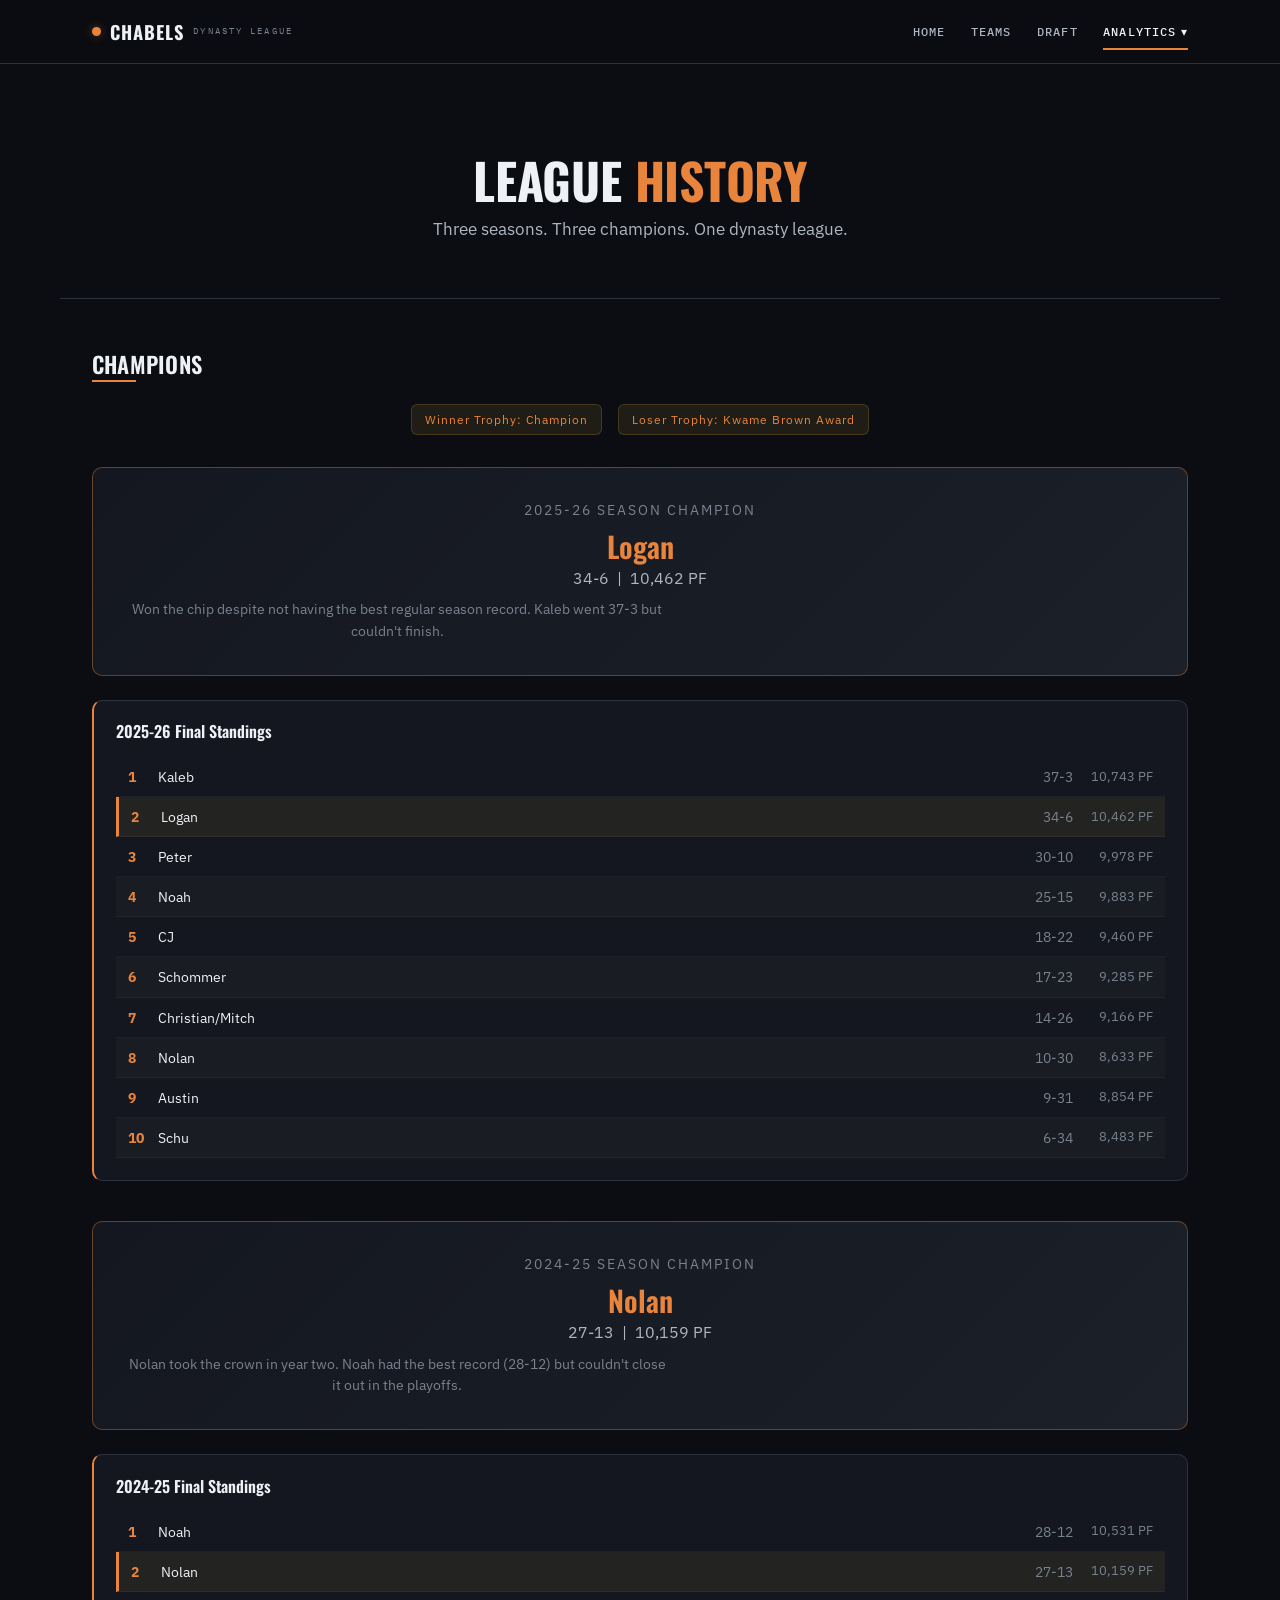
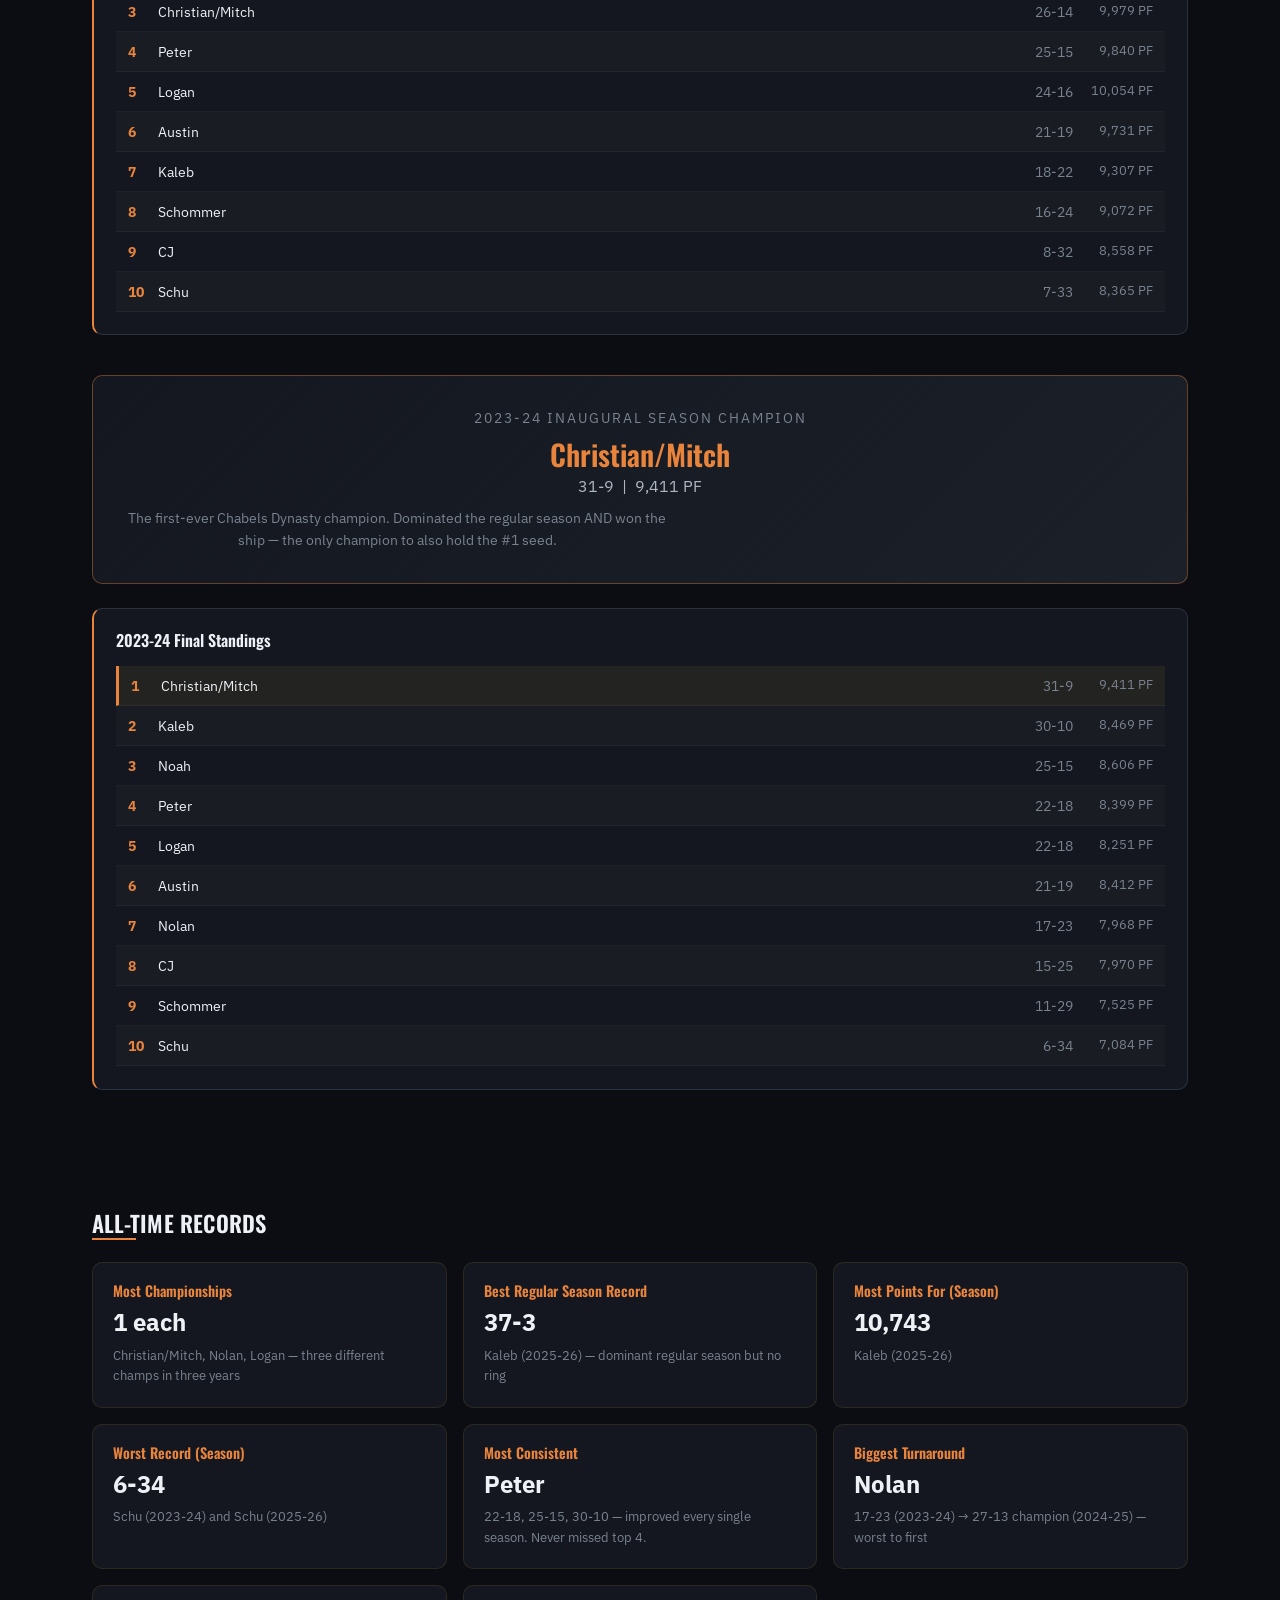
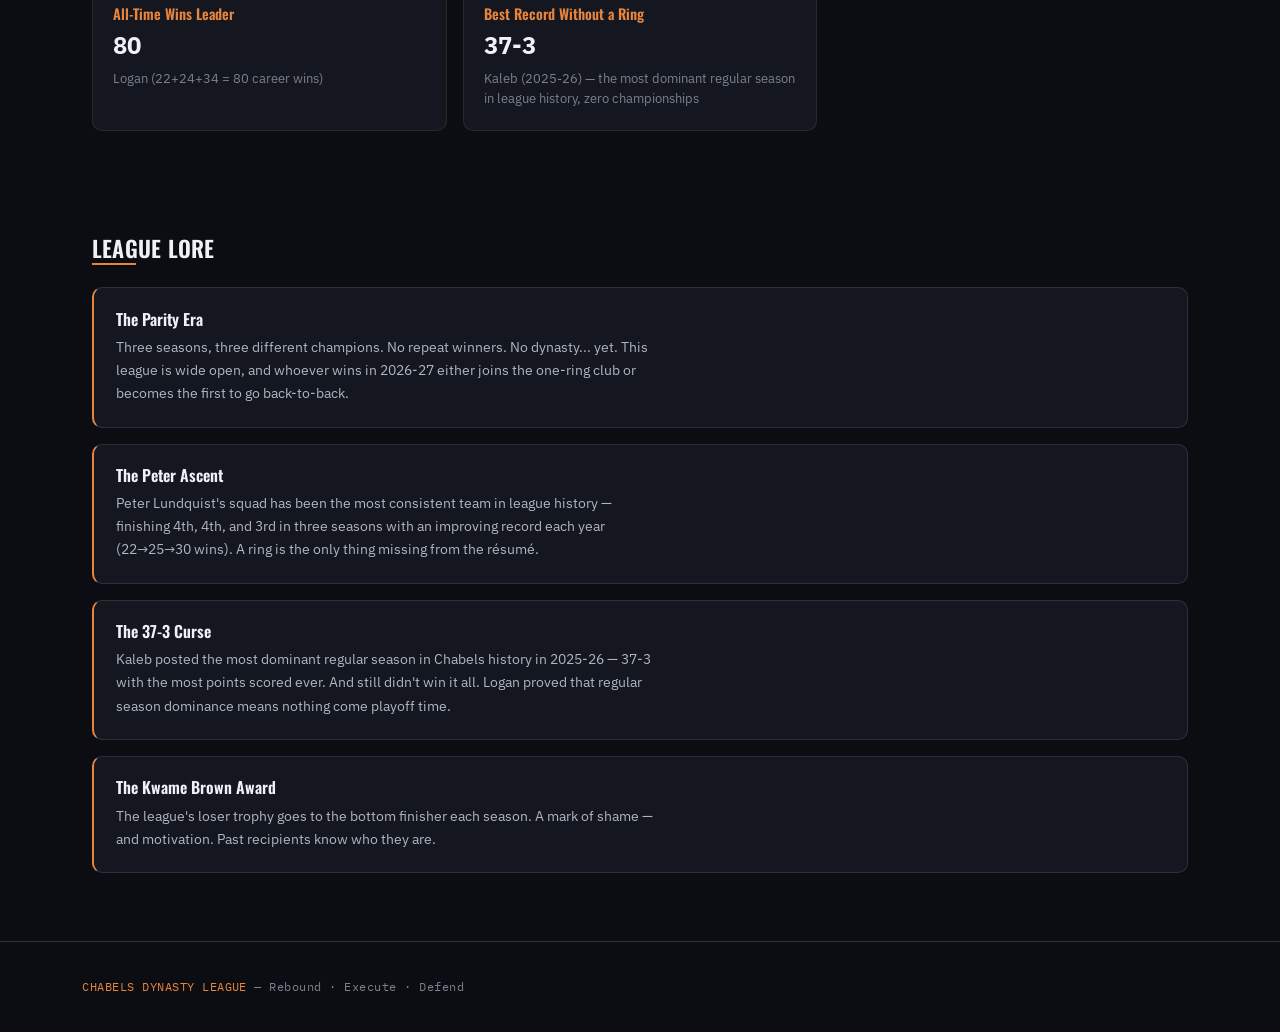
<file: history.html>
<!DOCTYPE html>
<html lang="en">
<head>
  <meta charset="UTF-8">
  <meta name="viewport" content="width=device-width, initial-scale=1.0">
  <title>History — Chabels Dynasty</title>
  <meta name="description" content="Season champions and full final standings for the Chabels Dynasty league.">
  <meta name="theme-color" content="#0b0d12">
  <link rel="icon" href="favicon.svg" type="image/svg+xml">
  <link rel="stylesheet" href="css/style.css?v=20260908c">
  <style>
    .champ-banner {
      background: linear-gradient(135deg, var(--dark), var(--dark-mid));
      border: 1px solid var(--accent-line);
      border-radius: var(--radius);
      padding: 2rem;
      margin-bottom: 1.5rem;
      text-align: center;
      position: relative;
      overflow: hidden;
    }
    .champ-banner::before {
      content: '';
      position: absolute;
      font-size: 6rem;
      opacity: 0.05;
      top: 50%;
      left: 50%;
      transform: translate(-50%, -50%);
    }
    .champ-banner h3 {
      font-size: 1.8rem;
      color: var(--gold);
      margin-bottom: 0.25rem;
    }
    .champ-banner .season-label {
      font-size: 0.85rem;
      color: var(--gray-text);
      letter-spacing: 2px;
      text-transform: uppercase;
      margin-bottom: 0.5rem;
    }
    .champ-banner .record {
      color: var(--text-body);
      font-size: 1rem;
    }
    .standings-mini {
      width: 100%;
      margin-top: 1rem;
    }
    .standings-mini .row {
      display: flex;
      align-items: center;
      padding: 0.5rem 0.75rem;
      border-bottom: 1px solid rgba(255,255,255,0.04);
      font-size: 0.9rem;
    }
    .standings-mini .row:nth-child(even) { background: rgba(255,255,255,0.02); }
    .standings-mini .row.champ { background: rgba(212,175,55,0.08); border-left: 3px solid var(--gold); }
    .standings-mini .pos { color: var(--gold); font-weight: 700; width: 30px; }
    .standings-mini .team-name { flex: 1; color: var(--white); }
    .standings-mini .rec { color: var(--gray-text); width: 60px; text-align: right; }
    .standings-mini .pf { color: var(--gray-text); width: 80px; text-align: right; font-size: 0.8rem; }
    .trophy-labels { margin-top: 1rem; display: flex; gap: 1rem; justify-content: center; flex-wrap: wrap; }
    .trophy-label {
      background: rgba(212,175,55,0.1);
      border: 1px solid rgba(212,175,55,0.2);
      padding: 0.3rem 0.8rem;
      border-radius: 6px;
      font-size: 0.75rem;
      color: var(--gold);
      letter-spacing: 1px;
    }
    .records-grid {
      display: grid;
      grid-template-columns: repeat(auto-fill, minmax(300px, 1fr));
      gap: 1rem;
    }
    .record-card {
      background: var(--dark);
      border: 1px solid rgba(212,175,55,0.12);
      border-radius: var(--radius);
      padding: 1.25rem;
    }
    .record-card h4 { color: var(--gold); font-size: 0.9rem; margin-bottom: 0.25rem; }
    .record-card .value { font-size: 1.5rem; font-weight: 700; color: var(--white); }
    .record-card .detail { color: var(--gray-text); font-size: 0.8rem; margin-top: 0.25rem; }
  </style>
</head>
<body>

  <div id="site-nav"></div>

  <!-- Header -->
  <section class="page-header">
    <h1>LEAGUE <span class="gold">HISTORY</span></h1>
    <p>Three seasons. Three champions. One dynasty league.</p>
  </section>

  <!-- Championship Roll -->
  <section class="section">
    <h2 class="section-title">Champions</h2>
    <div class="gold-line"></div>

    <div class="trophy-labels">
      <span class="trophy-label">Winner Trophy: Champion</span>
      <span class="trophy-label">Loser Trophy: Kwame Brown Award</span>
    </div>

    <!-- 2025-26 Season -->
    <div style="margin-top: 2rem;">
      <div class="champ-banner">
        <div class="season-label">2025-26 Season Champion</div>
        <h3>Logan</h3>
        <div class="record">34-6 &nbsp;|&nbsp; 10,462 PF</div>
        <p style="color:var(--gray-text);font-size:0.85rem;margin-top:0.5rem;">Won the chip despite not having the best regular season record. Kaleb went 37-3 but couldn't finish.</p>
      </div>

      <div class="info-block">
        <h3>2025-26 Final Standings</h3>
        <div class="standings-mini">
          <div class="row"><span class="pos">1</span><span class="team-name">Kaleb</span><span class="rec">37-3</span><span class="pf">10,743 PF</span></div>
          <div class="row champ"><span class="pos">2</span><span class="team-name">Logan</span><span class="rec">34-6</span><span class="pf">10,462 PF</span></div>
          <div class="row"><span class="pos">3</span><span class="team-name">Peter</span><span class="rec">30-10</span><span class="pf">9,978 PF</span></div>
          <div class="row"><span class="pos">4</span><span class="team-name">Noah</span><span class="rec">25-15</span><span class="pf">9,883 PF</span></div>
          <div class="row"><span class="pos">5</span><span class="team-name">CJ</span><span class="rec">18-22</span><span class="pf">9,460 PF</span></div>
          <div class="row"><span class="pos">6</span><span class="team-name">Schommer</span><span class="rec">17-23</span><span class="pf">9,285 PF</span></div>
          <div class="row"><span class="pos">7</span><span class="team-name">Christian/Mitch</span><span class="rec">14-26</span><span class="pf">9,166 PF</span></div>
          <div class="row"><span class="pos">8</span><span class="team-name">Nolan</span><span class="rec">10-30</span><span class="pf">8,633 PF</span></div>
          <div class="row"><span class="pos">9</span><span class="team-name">Austin</span><span class="rec">9-31</span><span class="pf">8,854 PF</span></div>
          <div class="row"><span class="pos">10</span><span class="team-name">Schu</span><span class="rec">6-34</span><span class="pf">8,483 PF</span></div>
        </div>
      </div>
    </div>

    <!-- 2024-25 Season -->
    <div style="margin-top: 2.5rem;">
      <div class="champ-banner">
        <div class="season-label">2024-25 Season Champion</div>
        <h3>Nolan</h3>
        <div class="record">27-13 &nbsp;|&nbsp; 10,159 PF</div>
        <p style="color:var(--gray-text);font-size:0.85rem;margin-top:0.5rem;">Nolan took the crown in year two. Noah had the best record (28-12) but couldn't close it out in the playoffs.</p>
      </div>

      <div class="info-block">
        <h3>2024-25 Final Standings</h3>
        <div class="standings-mini">
          <div class="row"><span class="pos">1</span><span class="team-name">Noah</span><span class="rec">28-12</span><span class="pf">10,531 PF</span></div>
          <div class="row champ"><span class="pos">2</span><span class="team-name">Nolan</span><span class="rec">27-13</span><span class="pf">10,159 PF</span></div>
          <div class="row"><span class="pos">3</span><span class="team-name">Christian/Mitch</span><span class="rec">26-14</span><span class="pf">9,979 PF</span></div>
          <div class="row"><span class="pos">4</span><span class="team-name">Peter</span><span class="rec">25-15</span><span class="pf">9,840 PF</span></div>
          <div class="row"><span class="pos">5</span><span class="team-name">Logan</span><span class="rec">24-16</span><span class="pf">10,054 PF</span></div>
          <div class="row"><span class="pos">6</span><span class="team-name">Austin</span><span class="rec">21-19</span><span class="pf">9,731 PF</span></div>
          <div class="row"><span class="pos">7</span><span class="team-name">Kaleb</span><span class="rec">18-22</span><span class="pf">9,307 PF</span></div>
          <div class="row"><span class="pos">8</span><span class="team-name">Schommer</span><span class="rec">16-24</span><span class="pf">9,072 PF</span></div>
          <div class="row"><span class="pos">9</span><span class="team-name">CJ</span><span class="rec">8-32</span><span class="pf">8,558 PF</span></div>
          <div class="row"><span class="pos">10</span><span class="team-name">Schu</span><span class="rec">7-33</span><span class="pf">8,365 PF</span></div>
        </div>
      </div>
    </div>

    <!-- 2023-24 Season -->
    <div style="margin-top: 2.5rem;">
      <div class="champ-banner">
        <div class="season-label">2023-24 Inaugural Season Champion</div>
        <h3>Christian/Mitch</h3>
        <div class="record">31-9 &nbsp;|&nbsp; 9,411 PF</div>
        <p style="color:var(--gray-text);font-size:0.85rem;margin-top:0.5rem;">The first-ever Chabels Dynasty champion. Dominated the regular season AND won the ship — the only champion to also hold the #1 seed.</p>
      </div>

      <div class="info-block">
        <h3>2023-24 Final Standings</h3>
        <div class="standings-mini">
          <div class="row champ"><span class="pos">1</span><span class="team-name">Christian/Mitch</span><span class="rec">31-9</span><span class="pf">9,411 PF</span></div>
          <div class="row"><span class="pos">2</span><span class="team-name">Kaleb</span><span class="rec">30-10</span><span class="pf">8,469 PF</span></div>
          <div class="row"><span class="pos">3</span><span class="team-name">Noah</span><span class="rec">25-15</span><span class="pf">8,606 PF</span></div>
          <div class="row"><span class="pos">4</span><span class="team-name">Peter</span><span class="rec">22-18</span><span class="pf">8,399 PF</span></div>
          <div class="row"><span class="pos">5</span><span class="team-name">Logan</span><span class="rec">22-18</span><span class="pf">8,251 PF</span></div>
          <div class="row"><span class="pos">6</span><span class="team-name">Austin</span><span class="rec">21-19</span><span class="pf">8,412 PF</span></div>
          <div class="row"><span class="pos">7</span><span class="team-name">Nolan</span><span class="rec">17-23</span><span class="pf">7,968 PF</span></div>
          <div class="row"><span class="pos">8</span><span class="team-name">CJ</span><span class="rec">15-25</span><span class="pf">7,970 PF</span></div>
          <div class="row"><span class="pos">9</span><span class="team-name">Schommer</span><span class="rec">11-29</span><span class="pf">7,525 PF</span></div>
          <div class="row"><span class="pos">10</span><span class="team-name">Schu</span><span class="rec">6-34</span><span class="pf">7,084 PF</span></div>
        </div>
      </div>
    </div>
  </section>

  <!-- All-Time Records -->
  <section class="section">
    <h2 class="section-title">All-Time Records</h2>
    <div class="gold-line"></div>

    <div class="records-grid">
      <div class="record-card">
        <h4>Most Championships</h4>
        <div class="value">1 each</div>
        <div class="detail">Christian/Mitch, Nolan, Logan — three different champs in three years</div>
      </div>
      <div class="record-card">
        <h4>Best Regular Season Record</h4>
        <div class="value">37-3</div>
        <div class="detail">Kaleb (2025-26) — dominant regular season but no ring</div>
      </div>
      <div class="record-card">
        <h4>Most Points For (Season)</h4>
        <div class="value">10,743</div>
        <div class="detail">Kaleb (2025-26)</div>
      </div>
      <div class="record-card">
        <h4>Worst Record (Season)</h4>
        <div class="value">6-34</div>
        <div class="detail">Schu (2023-24) and Schu (2025-26)</div>
      </div>
      <div class="record-card">
        <h4>Most Consistent</h4>
        <div class="value">Peter</div>
        <div class="detail">22-18, 25-15, 30-10 — improved every single season. Never missed top 4.</div>
      </div>
      <div class="record-card">
        <h4>Biggest Turnaround</h4>
        <div class="value">Nolan</div>
        <div class="detail">17-23 (2023-24) → 27-13 champion (2024-25) — worst to first</div>
      </div>
      <div class="record-card">
        <h4>All-Time Wins Leader</h4>
        <div class="value">80</div>
        <div class="detail">Logan (22+24+34 = 80 career wins)</div>
      </div>
      <div class="record-card">
        <h4>Best Record Without a Ring</h4>
        <div class="value">37-3</div>
        <div class="detail">Kaleb (2025-26) — the most dominant regular season in league history, zero championships</div>
      </div>
    </div>
  </section>

  <!-- League Narratives -->
  <section class="section">
    <h2 class="section-title">League Lore</h2>
    <div class="gold-line"></div>

    <div class="info-block">
      <h3>The Parity Era</h3>
      <p>Three seasons, three different champions. No repeat winners. No dynasty... yet. This league is wide open, and whoever wins in 2026-27 either joins the one-ring club or becomes the first to go back-to-back.</p>
    </div>

    <div class="info-block">
      <h3>The Peter Ascent</h3>
      <p>Peter Lundquist's squad has been the most consistent team in league history — finishing 4th, 4th, and 3rd in three seasons with an improving record each year (22→25→30 wins). A ring is the only thing missing from the résumé.</p>
    </div>

    <div class="info-block">
      <h3>The 37-3 Curse</h3>
      <p>Kaleb posted the most dominant regular season in Chabels history in 2025-26 — 37-3 with the most points scored ever. And still didn't win it all. Logan proved that regular season dominance means nothing come playoff time.</p>
    </div>

    <div class="info-block">
      <h3>The Kwame Brown Award</h3>
      <p>The league's loser trophy goes to the bottom finisher each season. A mark of shame — and motivation. Past recipients know who they are.</p>
    </div>
  </section>

  <div id="site-footer"></div>

<script src="js/data.js?v=20260908c"></script>
  <script src="js/sleeper.js?v=20260908c"></script>
  <script src="js/site.js?v=20261026a"></script>
</body>
</html>
</file>
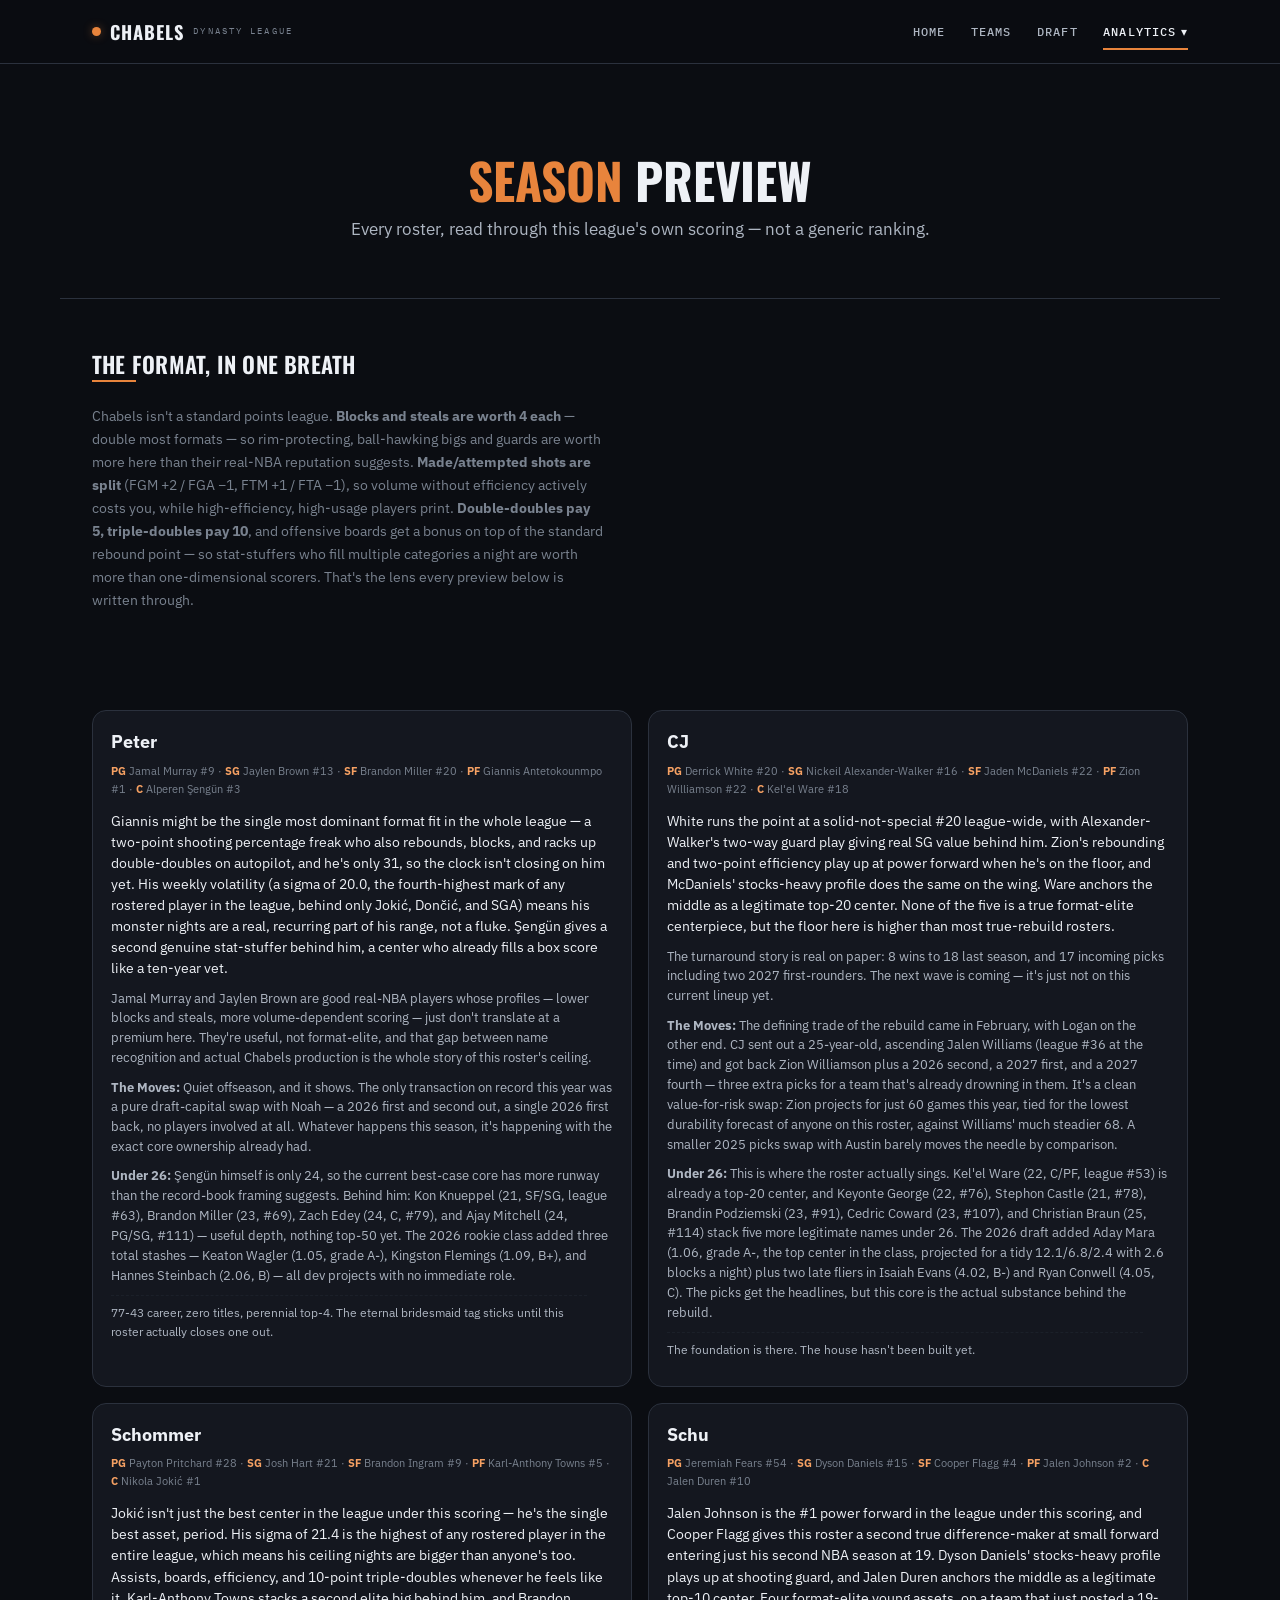
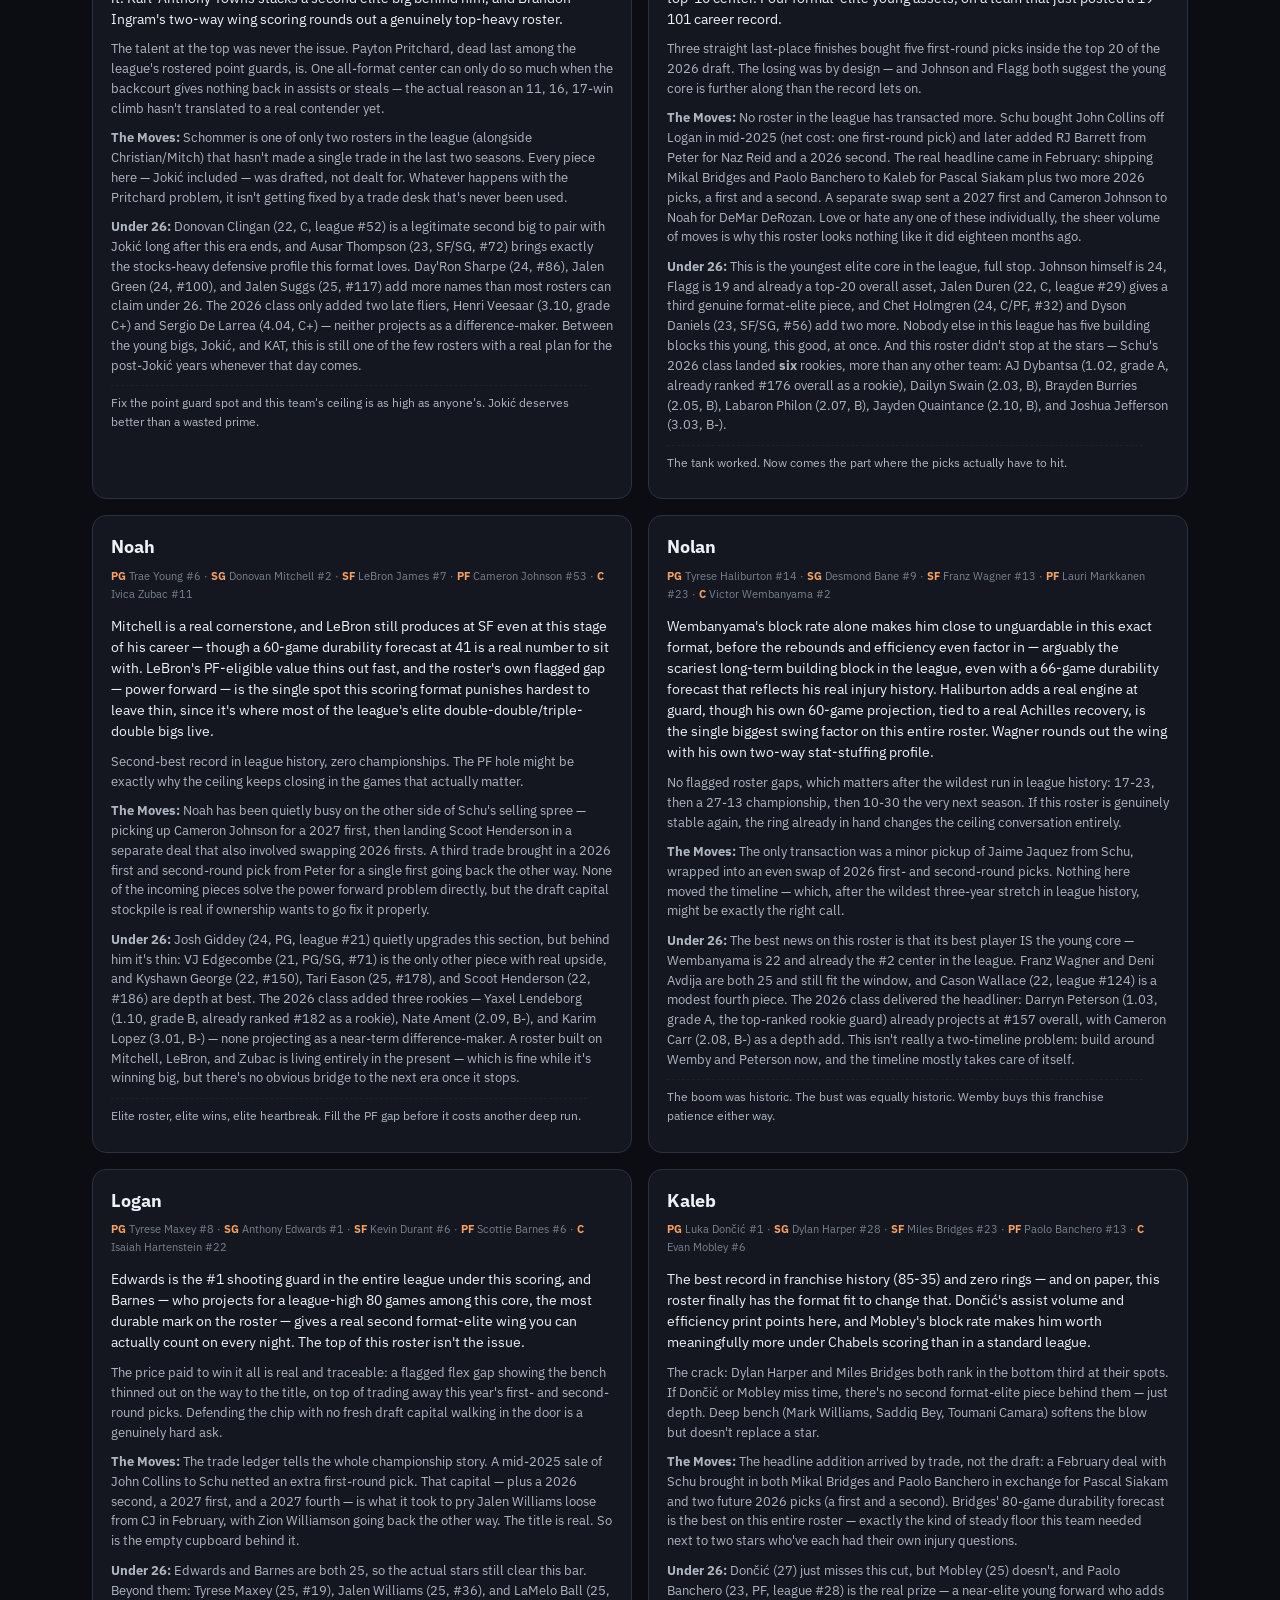
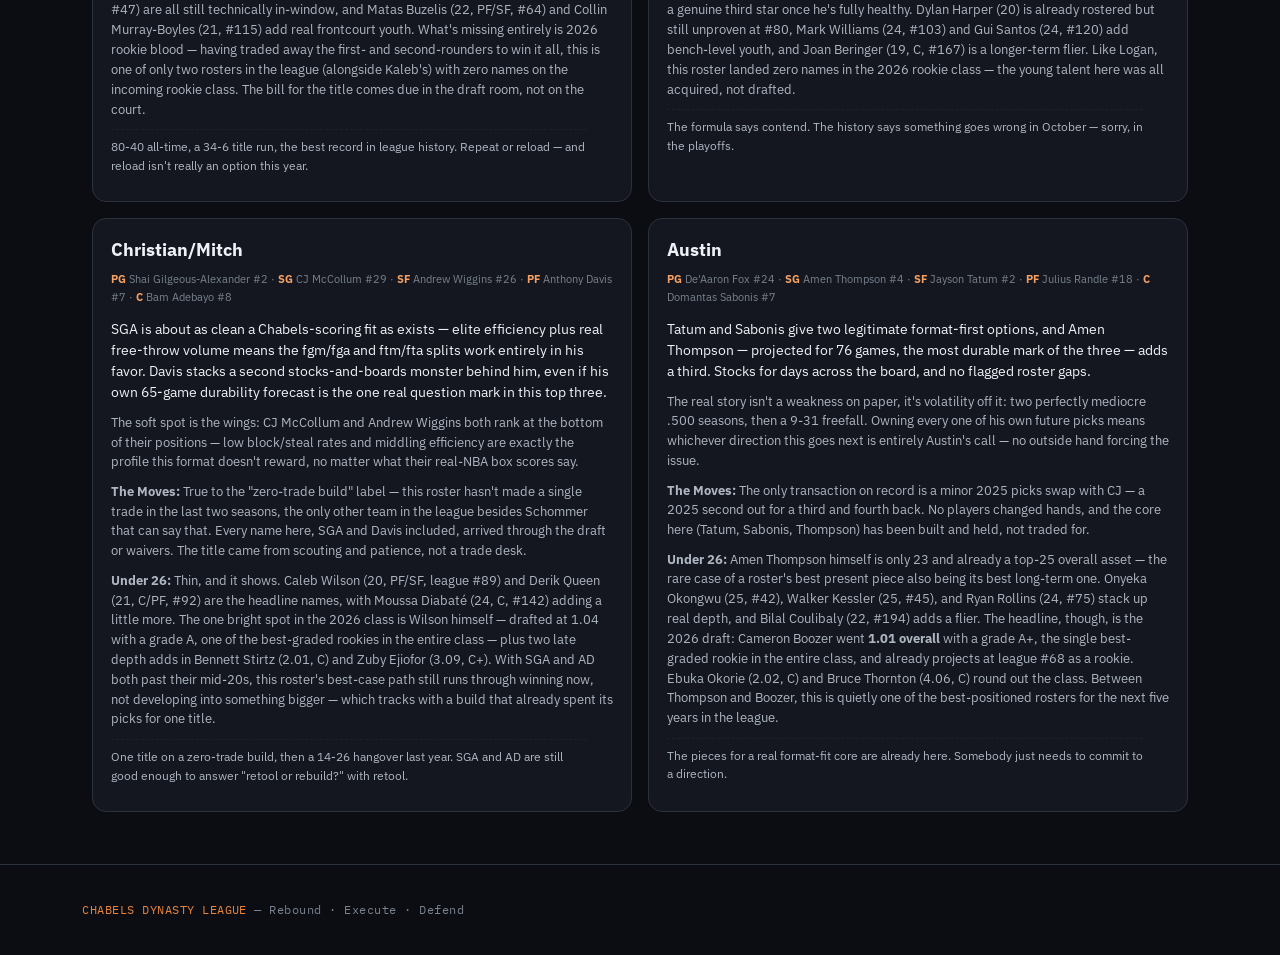
<file: preview.html>
<!DOCTYPE html>
<html lang="en">
<head>
  <meta charset="UTF-8">
  <meta name="viewport" content="width=device-width, initial-scale=1.0">
  <title>2026-27 Season Preview — Chabels Dynasty</title>
  <meta name="description" content="Team-by-team 2026-27 season previews for the Chabels Dynasty league, built around how each roster actually fits this league's scoring and format.">
  <meta name="theme-color" content="#0b0d12">
  <link rel="icon" href="favicon.svg" type="image/svg+xml">
  <link rel="stylesheet" href="css/style.css?v=20260908c">
<style>
.grades-grid{display:grid;grid-template-columns:1fr 1fr;gap:1rem;margin-top:1.5rem;}
@media(max-width:820px){.grades-grid{grid-template-columns:1fr;}}
.grade-card{background:var(--surface);border:var(--hair);border-radius:14px;padding:1rem 1.1rem;}
.gc-head{display:flex;align-items:center;gap:0.7rem;margin-bottom:0.4rem;}
.gc-team{flex:1;font-size:1.15rem;font-weight:700;color:var(--white);}
.gc-need{font-size:0.7rem;color:var(--gray-text);margin-bottom:0.7rem;}
.gc-need b{color:var(--gold-light);}
.article-body{margin-top:0.75rem;font-size:0.8rem;line-height:1.55;color:var(--text-body);}
.article-body .lead{color:var(--text);font-size:0.85rem;margin-bottom:0.6rem;}
.article-body p{margin-bottom:0.6rem;}
.article-body .bestworst{border-top:1px dashed var(--dark-mid);padding-top:0.5rem;font-size:0.76rem;}
</style>
</head>
<body>

  <div id="site-nav"></div>

  <section class="page-header">
    <h1><span class="gold">SEASON</span> PREVIEW</h1>
    <p>Every roster, read through this league's own scoring — not a generic ranking.</p>
  </section>

  <section class="section">
    <h2 class="section-title">The Format, In One Breath</h2>
    <div class="gold-line"></div>
    <p class="section-sub">Chabels isn't a standard points league. <strong>Blocks and steals are worth 4 each</strong> &mdash; double most formats &mdash; so rim-protecting, ball-hawking bigs and guards are worth more here than their real-NBA reputation suggests. <strong>Made/attempted shots are split</strong> (FGM +2 / FGA &minus;1, FTM +1 / FTA &minus;1), so volume without efficiency actively costs you, while high-efficiency, high-usage players print. <strong>Double-doubles pay 5, triple-doubles pay 10</strong>, and offensive boards get a bonus on top of the standard rebound point &mdash; so stat-stuffers who fill multiple categories a night are worth more than one-dimensional scorers. That's the lens every preview below is written through.</p>
  </section>

  <section class="section" style="padding-top:0;"><div class="grades-grid">

    <div class="grade-card">
      <div class="gc-head"><div class="gc-team">Peter</div></div>
      <div class="gc-need"><b>PG</b> Jamal Murray #9 &middot; <b>SG</b> Jaylen Brown #13 &middot; <b>SF</b> Brandon Miller #20 &middot; <b>PF</b> Giannis Antetokounmpo #1 &middot; <b>C</b> Alperen Şengün #3</div>
      <div class="article-body"><p class="lead">Giannis might be the single most dominant format fit in the whole league &mdash; a two-point shooting percentage freak who also rebounds, blocks, and racks up double-doubles on autopilot, and he's only 31, so the clock isn't closing on him yet. His weekly volatility (a sigma of 20.0, the fourth-highest mark of any rostered player in the league, behind only Jokić, Dončić, and SGA) means his monster nights are a real, recurring part of his range, not a fluke. Şengün gives a second genuine stat-stuffer behind him, a center who already fills a box score like a ten-year vet.</p>
      <p>Jamal Murray and Jaylen Brown are good real-NBA players whose profiles &mdash; lower blocks and steals, more volume-dependent scoring &mdash; just don't translate at a premium here. They're useful, not format-elite, and that gap between name recognition and actual Chabels production is the whole story of this roster's ceiling.</p>
      <p><strong>The Moves:</strong> Quiet offseason, and it shows. The only transaction on record this year was a pure draft-capital swap with Noah &mdash; a 2026 first and second out, a single 2026 first back, no players involved at all. Whatever happens this season, it's happening with the exact core ownership already had.</p>
      <p><strong>Under 26:</strong> Şengün himself is only 24, so the current best-case core has more runway than the record-book framing suggests. Behind him: Kon Knueppel (21, SF/SG, league #63), Brandon Miller (23, #69), Zach Edey (24, C, #79), and Ajay Mitchell (24, PG/SG, #111) &mdash; useful depth, nothing top-50 yet. The 2026 rookie class added three total stashes &mdash; Keaton Wagler (1.05, grade A-), Kingston Flemings (1.09, B+), and Hannes Steinbach (2.06, B) &mdash; all dev projects with no immediate role.</p>
      <p class="bestworst">77-43 career, zero titles, perennial top-4. The eternal bridesmaid tag sticks until this roster actually closes one out.</p></div>
    </div>

    <div class="grade-card">
      <div class="gc-head"><div class="gc-team">CJ</div></div>
      <div class="gc-need"><b>PG</b> Derrick White #20 &middot; <b>SG</b> Nickeil Alexander-Walker #16 &middot; <b>SF</b> Jaden McDaniels #22 &middot; <b>PF</b> Zion Williamson #22 &middot; <b>C</b> Kel'el Ware #18</div>
      <div class="article-body"><p class="lead">White runs the point at a solid-not-special #20 league-wide, with Alexander-Walker's two-way guard play giving real SG value behind him. Zion's rebounding and two-point efficiency play up at power forward when he's on the floor, and McDaniels' stocks-heavy profile does the same on the wing. Ware anchors the middle as a legitimate top-20 center. None of the five is a true format-elite centerpiece, but the floor here is higher than most true-rebuild rosters.</p>
      <p>The turnaround story is real on paper: 8 wins to 18 last season, and 17 incoming picks including two 2027 first-rounders. The next wave is coming &mdash; it's just not on this current lineup yet.</p>
      <p><strong>The Moves:</strong> The defining trade of the rebuild came in February, with Logan on the other end. CJ sent out a 25-year-old, ascending Jalen Williams (league #36 at the time) and got back Zion Williamson plus a 2026 second, a 2027 first, and a 2027 fourth &mdash; three extra picks for a team that's already drowning in them. It's a clean value-for-risk swap: Zion projects for just 60 games this year, tied for the lowest durability forecast of anyone on this roster, against Williams' much steadier 68. A smaller 2025 picks swap with Austin barely moves the needle by comparison.</p>
      <p><strong>Under 26:</strong> This is where the roster actually sings. Kel'el Ware (22, C/PF, league #53) is already a top-20 center, and Keyonte George (22, #76), Stephon Castle (21, #78), Brandin Podziemski (23, #91), Cedric Coward (23, #107), and Christian Braun (25, #114) stack five more legitimate names under 26. The 2026 draft added Aday Mara (1.06, grade A-, the top center in the class, projected for a tidy 12.1/6.8/2.4 with 2.6 blocks a night) plus two late fliers in Isaiah Evans (4.02, B-) and Ryan Conwell (4.05, C). The picks get the headlines, but this core is the actual substance behind the rebuild.</p>
      <p class="bestworst">The foundation is there. The house hasn't been built yet.</p></div>
    </div>

    <div class="grade-card">
      <div class="gc-head"><div class="gc-team">Schommer</div></div>
      <div class="gc-need"><b>PG</b> Payton Pritchard #28 &middot; <b>SG</b> Josh Hart #21 &middot; <b>SF</b> Brandon Ingram #9 &middot; <b>PF</b> Karl-Anthony Towns #5 &middot; <b>C</b> Nikola Jokić #1</div>
      <div class="article-body"><p class="lead">Jokić isn't just the best center in the league under this scoring &mdash; he's the single best asset, period. His sigma of 21.4 is the highest of any rostered player in the entire league, which means his ceiling nights are bigger than anyone's too. Assists, boards, efficiency, and 10-point triple-doubles whenever he feels like it. Karl-Anthony Towns stacks a second elite big behind him, and Brandon Ingram's two-way wing scoring rounds out a genuinely top-heavy roster.</p>
      <p>The talent at the top was never the issue. Payton Pritchard, dead last among the league's rostered point guards, is. One all-format center can only do so much when the backcourt gives nothing back in assists or steals &mdash; the actual reason an 11, 16, 17-win climb hasn't translated to a real contender yet.</p>
      <p><strong>The Moves:</strong> Schommer is one of only two rosters in the league (alongside Christian/Mitch) that hasn't made a single trade in the last two seasons. Every piece here &mdash; Jokić included &mdash; was drafted, not dealt for. Whatever happens with the Pritchard problem, it isn't getting fixed by a trade desk that's never been used.</p>
      <p><strong>Under 26:</strong> Donovan Clingan (22, C, league #52) is a legitimate second big to pair with Jokić long after this era ends, and Ausar Thompson (23, SF/SG, #72) brings exactly the stocks-heavy defensive profile this format loves. Day'Ron Sharpe (24, #86), Jalen Green (24, #100), and Jalen Suggs (25, #117) add more names than most rosters can claim under 26. The 2026 class only added two late fliers, Henri Veesaar (3.10, grade C+) and Sergio De Larrea (4.04, C+) &mdash; neither projects as a difference-maker. Between the young bigs, Jokić, and KAT, this is still one of the few rosters with a real plan for the post-Jokić years whenever that day comes.</p>
      <p class="bestworst">Fix the point guard spot and this team's ceiling is as high as anyone's. Jokić deserves better than a wasted prime.</p></div>
    </div>

    <div class="grade-card">
      <div class="gc-head"><div class="gc-team">Schu</div></div>
      <div class="gc-need"><b>PG</b> Jeremiah Fears #54 &middot; <b>SG</b> Dyson Daniels #15 &middot; <b>SF</b> Cooper Flagg #4 &middot; <b>PF</b> Jalen Johnson #2 &middot; <b>C</b> Jalen Duren #10</div>
      <div class="article-body"><p class="lead">Jalen Johnson is the #1 power forward in the league under this scoring, and Cooper Flagg gives this roster a second true difference-maker at small forward entering just his second NBA season at 19. Dyson Daniels' stocks-heavy profile plays up at shooting guard, and Jalen Duren anchors the middle as a legitimate top-10 center. Four format-elite young assets, on a team that just posted a 19-101 career record.</p>
      <p>Three straight last-place finishes bought five first-round picks inside the top 20 of the 2026 draft. The losing was by design &mdash; and Johnson and Flagg both suggest the young core is further along than the record lets on.</p>
      <p><strong>The Moves:</strong> No roster in the league has transacted more. Schu bought John Collins off Logan in mid-2025 (net cost: one first-round pick) and later added RJ Barrett from Peter for Naz Reid and a 2026 second. The real headline came in February: shipping Mikal Bridges and Paolo Banchero to Kaleb for Pascal Siakam plus two more 2026 picks, a first and a second. A separate swap sent a 2027 first and Cameron Johnson to Noah for DeMar DeRozan. Love or hate any one of these individually, the sheer volume of moves is why this roster looks nothing like it did eighteen months ago.</p>
      <p><strong>Under 26:</strong> This is the youngest elite core in the league, full stop. Johnson himself is 24, Flagg is 19 and already a top-20 overall asset, Jalen Duren (22, C, league #29) gives a third genuine format-elite piece, and Chet Holmgren (24, C/PF, #32) and Dyson Daniels (23, SF/SG, #56) add two more. Nobody else in this league has five building blocks this young, this good, at once. And this roster didn't stop at the stars &mdash; Schu's 2026 class landed <strong>six</strong> rookies, more than any other team: AJ Dybantsa (1.02, grade A, already ranked #176 overall as a rookie), Dailyn Swain (2.03, B), Brayden Burries (2.05, B), Labaron Philon (2.07, B), Jayden Quaintance (2.10, B), and Joshua Jefferson (3.03, B-).</p>
      <p class="bestworst">The tank worked. Now comes the part where the picks actually have to hit.</p></div>
    </div>

    <div class="grade-card">
      <div class="gc-head"><div class="gc-team">Noah</div></div>
      <div class="gc-need"><b>PG</b> Trae Young #6 &middot; <b>SG</b> Donovan Mitchell #2 &middot; <b>SF</b> LeBron James #7 &middot; <b>PF</b> Cameron Johnson #53 &middot; <b>C</b> Ivica Zubac #11</div>
      <div class="article-body"><p class="lead">Mitchell is a real cornerstone, and LeBron still produces at SF even at this stage of his career &mdash; though a 60-game durability forecast at 41 is a real number to sit with. LeBron's PF-eligible value thins out fast, and the roster's own flagged gap &mdash; power forward &mdash; is the single spot this scoring format punishes hardest to leave thin, since it's where most of the league's elite double-double/triple-double bigs live.</p>
      <p>Second-best record in league history, zero championships. The PF hole might be exactly why the ceiling keeps closing in the games that actually matter.</p>
      <p><strong>The Moves:</strong> Noah has been quietly busy on the other side of Schu's selling spree &mdash; picking up Cameron Johnson for a 2027 first, then landing Scoot Henderson in a separate deal that also involved swapping 2026 firsts. A third trade brought in a 2026 first and second-round pick from Peter for a single first going back the other way. None of the incoming pieces solve the power forward problem directly, but the draft capital stockpile is real if ownership wants to go fix it properly.</p>
      <p><strong>Under 26:</strong> Josh Giddey (24, PG, league #21) quietly upgrades this section, but behind him it's thin: VJ Edgecombe (21, PG/SG, #71) is the only other piece with real upside, and Kyshawn George (22, #150), Tari Eason (25, #178), and Scoot Henderson (22, #186) are depth at best. The 2026 class added three rookies &mdash; Yaxel Lendeborg (1.10, grade B, already ranked #182 as a rookie), Nate Ament (2.09, B-), and Karim Lopez (3.01, B-) &mdash; none projecting as a near-term difference-maker. A roster built on Mitchell, LeBron, and Zubac is living entirely in the present &mdash; which is fine while it's winning big, but there's no obvious bridge to the next era once it stops.</p>
      <p class="bestworst">Elite roster, elite wins, elite heartbreak. Fill the PF gap before it costs another deep run.</p></div>
    </div>

    <div class="grade-card">
      <div class="gc-head"><div class="gc-team">Nolan</div></div>
      <div class="gc-need"><b>PG</b> Tyrese Haliburton #14 &middot; <b>SG</b> Desmond Bane #9 &middot; <b>SF</b> Franz Wagner #13 &middot; <b>PF</b> Lauri Markkanen #23 &middot; <b>C</b> Victor Wembanyama #2</div>
      <div class="article-body"><p class="lead">Wembanyama's block rate alone makes him close to unguardable in this exact format, before the rebounds and efficiency even factor in &mdash; arguably the scariest long-term building block in the league, even with a 66-game durability forecast that reflects his real injury history. Haliburton adds a real engine at guard, though his own 60-game projection, tied to a real Achilles recovery, is the single biggest swing factor on this entire roster. Wagner rounds out the wing with his own two-way stat-stuffing profile.</p>
      <p>No flagged roster gaps, which matters after the wildest run in league history: 17-23, then a 27-13 championship, then 10-30 the very next season. If this roster is genuinely stable again, the ring already in hand changes the ceiling conversation entirely.</p>
      <p><strong>The Moves:</strong> The only transaction was a minor pickup of Jaime Jaquez from Schu, wrapped into an even swap of 2026 first- and second-round picks. Nothing here moved the timeline &mdash; which, after the wildest three-year stretch in league history, might be exactly the right call.</p>
      <p><strong>Under 26:</strong> The best news on this roster is that its best player IS the young core &mdash; Wembanyama is 22 and already the #2 center in the league. Franz Wagner and Deni Avdija are both 25 and still fit the window, and Cason Wallace (22, league #124) is a modest fourth piece. The 2026 class delivered the headliner: Darryn Peterson (1.03, grade A, the top-ranked rookie guard) already projects at #157 overall, with Cameron Carr (2.08, B-) as a depth add. This isn't really a two-timeline problem: build around Wemby and Peterson now, and the timeline mostly takes care of itself.</p>
      <p class="bestworst">The boom was historic. The bust was equally historic. Wemby buys this franchise patience either way.</p></div>
    </div>

    <div class="grade-card">
      <div class="gc-head"><div class="gc-team">Logan</div></div>
      <div class="gc-need"><b>PG</b> Tyrese Maxey #8 &middot; <b>SG</b> Anthony Edwards #1 &middot; <b>SF</b> Kevin Durant #6 &middot; <b>PF</b> Scottie Barnes #6 &middot; <b>C</b> Isaiah Hartenstein #22</div>
      <div class="article-body"><p class="lead">Edwards is the #1 shooting guard in the entire league under this scoring, and Barnes &mdash; who projects for a league-high 80 games among this core, the most durable mark on the roster &mdash; gives a real second format-elite wing you can actually count on every night. The top of this roster isn't the issue.</p>
      <p>The price paid to win it all is real and traceable: a flagged flex gap showing the bench thinned out on the way to the title, on top of trading away this year's first- and second-round picks. Defending the chip with no fresh draft capital walking in the door is a genuinely hard ask.</p>
      <p><strong>The Moves:</strong> The trade ledger tells the whole championship story. A mid-2025 sale of John Collins to Schu netted an extra first-round pick. That capital &mdash; plus a 2026 second, a 2027 first, and a 2027 fourth &mdash; is what it took to pry Jalen Williams loose from CJ in February, with Zion Williamson going back the other way. The title is real. So is the empty cupboard behind it.</p>
      <p><strong>Under 26:</strong> Edwards and Barnes are both 25, so the actual stars still clear this bar. Beyond them: Tyrese Maxey (25, #19), Jalen Williams (25, #36), and LaMelo Ball (25, #47) are all still technically in-window, and Matas Buzelis (22, PF/SF, #64) and Collin Murray-Boyles (21, #115) add real frontcourt youth. What's missing entirely is 2026 rookie blood &mdash; having traded away the first- and second-rounders to win it all, this is one of only two rosters in the league (alongside Kaleb's) with zero names on the incoming rookie class. The bill for the title comes due in the draft room, not on the court.</p>
      <p class="bestworst">80-40 all-time, a 34-6 title run, the best record in league history. Repeat or reload &mdash; and reload isn't really an option this year.</p></div>
    </div>

    <div class="grade-card">
      <div class="gc-head"><div class="gc-team">Kaleb</div></div>
      <div class="gc-need"><b>PG</b> Luka Dončić #1 &middot; <b>SG</b> Dylan Harper #28 &middot; <b>SF</b> Miles Bridges #23 &middot; <b>PF</b> Paolo Banchero #13 &middot; <b>C</b> Evan Mobley #6</div>
      <div class="article-body"><p class="lead">The best record in franchise history (85-35) and zero rings &mdash; and on paper, this roster finally has the format fit to change that. Dončić's assist volume and efficiency print points here, and Mobley's block rate makes him worth meaningfully more under Chabels scoring than in a standard league.</p>
      <p>The crack: Dylan Harper and Miles Bridges both rank in the bottom third at their spots. If Dončić or Mobley miss time, there's no second format-elite piece behind them &mdash; just depth. Deep bench (Mark Williams, Saddiq Bey, Toumani Camara) softens the blow but doesn't replace a star.</p>
      <p><strong>The Moves:</strong> The headline addition arrived by trade, not the draft: a February deal with Schu brought in both Mikal Bridges and Paolo Banchero in exchange for Pascal Siakam and two future 2026 picks (a first and a second). Bridges' 80-game durability forecast is the best on this entire roster &mdash; exactly the kind of steady floor this team needed next to two stars who've each had their own injury questions.</p>
      <p><strong>Under 26:</strong> Dončić (27) just misses this cut, but Mobley (25) doesn't, and Paolo Banchero (23, PF, league #28) is the real prize &mdash; a near-elite young forward who adds a genuine third star once he's fully healthy. Dylan Harper (20) is already rostered but still unproven at #80, Mark Williams (24, #103) and Gui Santos (24, #120) add bench-level youth, and Joan Beringer (19, C, #167) is a longer-term flier. Like Logan, this roster landed zero names in the 2026 rookie class &mdash; the young talent here was all acquired, not drafted.</p>
      <p class="bestworst">The formula says contend. The history says something goes wrong in October &mdash; sorry, in the playoffs.</p></div>
    </div>

    <div class="grade-card">
      <div class="gc-head"><div class="gc-team">Christian/Mitch</div></div>
      <div class="gc-need"><b>PG</b> Shai Gilgeous-Alexander #2 &middot; <b>SG</b> CJ McCollum #29 &middot; <b>SF</b> Andrew Wiggins #26 &middot; <b>PF</b> Anthony Davis #7 &middot; <b>C</b> Bam Adebayo #8</div>
      <div class="article-body"><p class="lead">SGA is about as clean a Chabels-scoring fit as exists &mdash; elite efficiency plus real free-throw volume means the fgm/fga and ftm/fta splits work entirely in his favor. Davis stacks a second stocks-and-boards monster behind him, even if his own 65-game durability forecast is the one real question mark in this top three.</p>
      <p>The soft spot is the wings: CJ McCollum and Andrew Wiggins both rank at the bottom of their positions &mdash; low block/steal rates and middling efficiency are exactly the profile this format doesn't reward, no matter what their real-NBA box scores say.</p>
      <p><strong>The Moves:</strong> True to the "zero-trade build" label &mdash; this roster hasn't made a single trade in the last two seasons, the only other team in the league besides Schommer that can say that. Every name here, SGA and Davis included, arrived through the draft or waivers. The title came from scouting and patience, not a trade desk.</p>
      <p><strong>Under 26:</strong> Thin, and it shows. Caleb Wilson (20, PF/SF, league #89) and Derik Queen (21, C/PF, #92) are the headline names, with Moussa Diabaté (24, C, #142) adding a little more. The one bright spot in the 2026 class is Wilson himself &mdash; drafted at 1.04 with a grade A, one of the best-graded rookies in the entire class &mdash; plus two late depth adds in Bennett Stirtz (2.01, C) and Zuby Ejiofor (3.09, C+). With SGA and AD both past their mid-20s, this roster's best-case path still runs through winning now, not developing into something bigger &mdash; which tracks with a build that already spent its picks for one title.</p>
      <p class="bestworst">One title on a zero-trade build, then a 14-26 hangover last year. SGA and AD are still good enough to answer "retool or rebuild?" with retool.</p></div>
    </div>

    <div class="grade-card">
      <div class="gc-head"><div class="gc-team">Austin</div></div>
      <div class="gc-need"><b>PG</b> De'Aaron Fox #24 &middot; <b>SG</b> Amen Thompson #4 &middot; <b>SF</b> Jayson Tatum #2 &middot; <b>PF</b> Julius Randle #18 &middot; <b>C</b> Domantas Sabonis #7</div>
      <div class="article-body"><p class="lead">Tatum and Sabonis give two legitimate format-first options, and Amen Thompson &mdash; projected for 76 games, the most durable mark of the three &mdash; adds a third. Stocks for days across the board, and no flagged roster gaps.</p>
      <p>The real story isn't a weakness on paper, it's volatility off it: two perfectly mediocre .500 seasons, then a 9-31 freefall. Owning every one of his own future picks means whichever direction this goes next is entirely Austin's call &mdash; no outside hand forcing the issue.</p>
      <p><strong>The Moves:</strong> The only transaction on record is a minor 2025 picks swap with CJ &mdash; a 2025 second out for a third and fourth back. No players changed hands, and the core here (Tatum, Sabonis, Thompson) has been built and held, not traded for.</p>
      <p><strong>Under 26:</strong> Amen Thompson himself is only 23 and already a top-25 overall asset &mdash; the rare case of a roster's best present piece also being its best long-term one. Onyeka Okongwu (25, #42), Walker Kessler (25, #45), and Ryan Rollins (24, #75) stack up real depth, and Bilal Coulibaly (22, #194) adds a flier. The headline, though, is the 2026 draft: Cameron Boozer went <strong>1.01 overall</strong> with a grade A+, the single best-graded rookie in the entire class, and already projects at league #68 as a rookie. Ebuka Okorie (2.02, C) and Bruce Thornton (4.06, C) round out the class. Between Thompson and Boozer, this is quietly one of the best-positioned rosters for the next five years in the league.</p>
      <p class="bestworst">The pieces for a real format-fit core are already here. Somebody just needs to commit to a direction.</p></div>
    </div>

  </div></section>

  <script src="js/site.js?v=20261026a"></script>
</body>
</html>
</file>
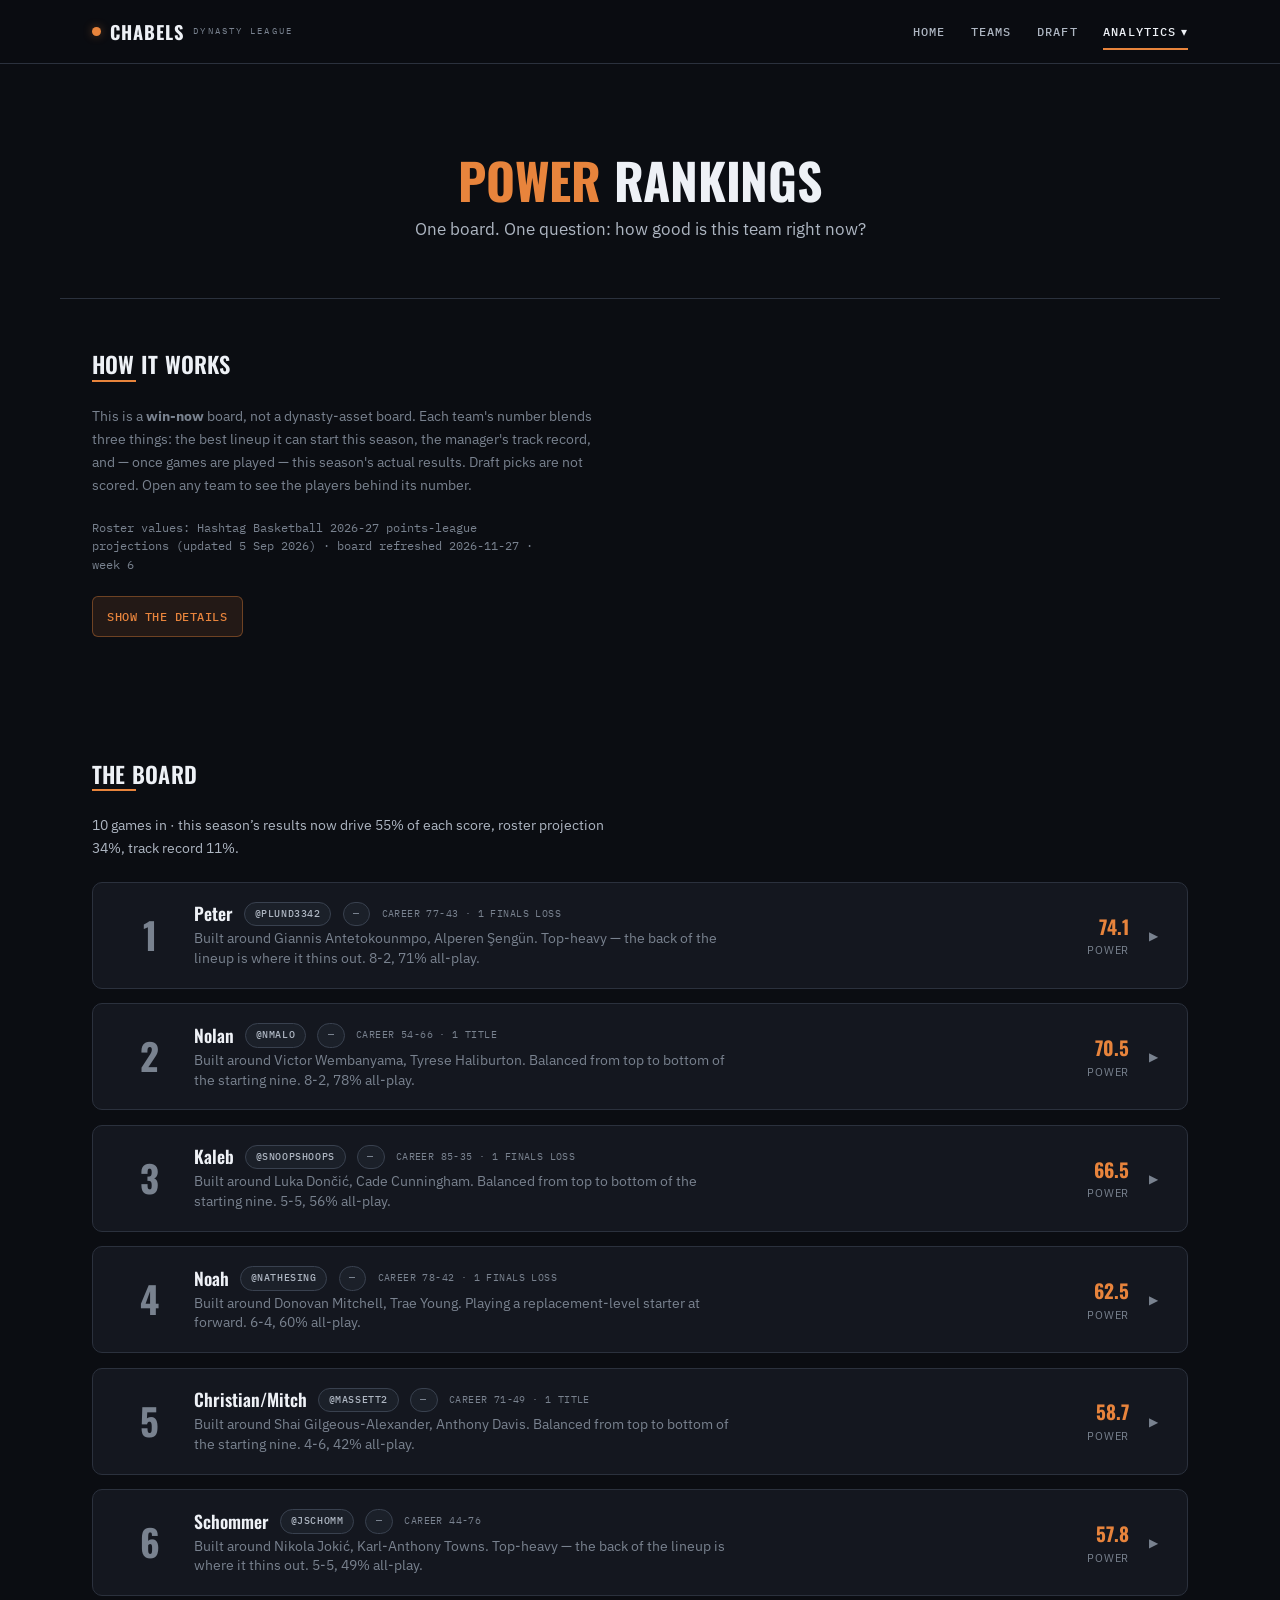
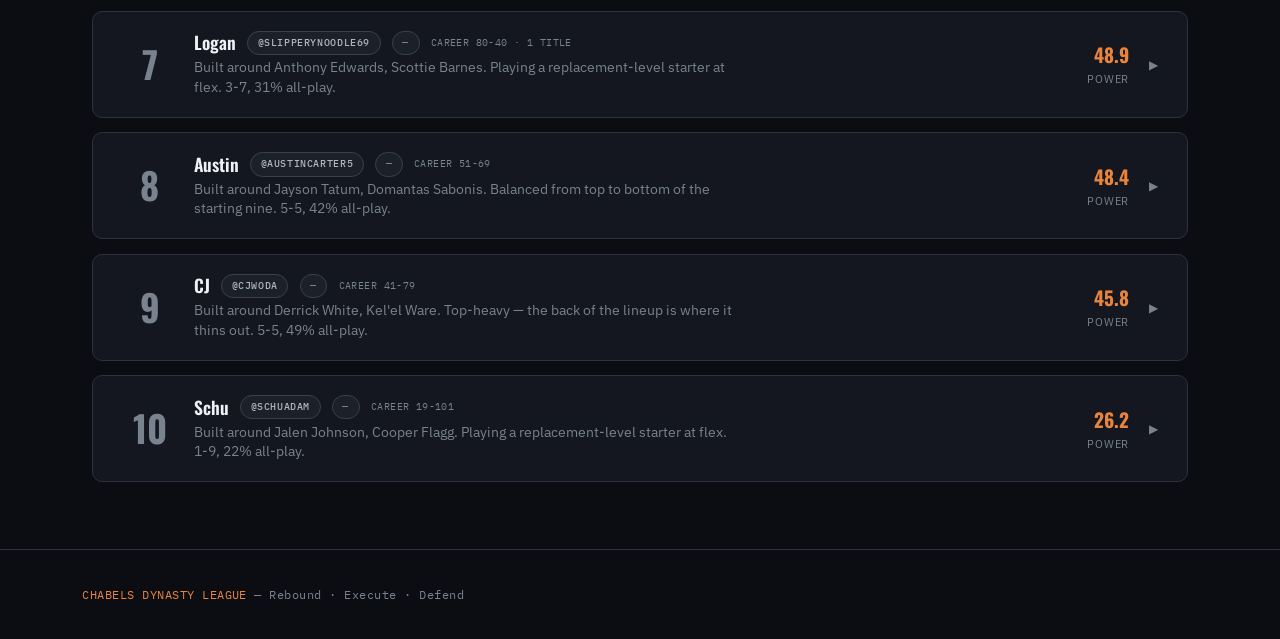
<file: rankings.html>
<!DOCTYPE html>
<html lang="en">
<head>
  <meta charset="UTF-8">
  <meta name="viewport" content="width=device-width, initial-scale=1.0">
  <title>Power Rankings — Chabels Dynasty</title>
  <meta name="description" content="Win-now power rankings for the Chabels Dynasty league — one board, best-lineup roster strength blended with real league results as games are played.">
  <meta name="theme-color" content="#0b0d12">
  <link rel="icon" href="favicon.svg" type="image/svg+xml">
  <link rel="stylesheet" href="css/style.css?v=20260908c">
</head>
<body>

  <div id="site-nav"></div>

  <!-- Header -->
  <section class="page-header">
    <h1><span class="gold">POWER</span> RANKINGS</h1>
    <p>One board. One question: how good is this team right now?</p>
  </section>

  <!-- Methodology -->
  <section class="section">
    <h2 class="section-title">How It Works</h2>
    <div class="gold-line"></div>
    <p class="section-sub">This is a <strong>win-now</strong> board, not a dynasty-asset board. Each team's number blends three things: the best lineup it can start this season, the manager's track record, and — once games are played — this season's actual results. Draft picks are not scored. Open any team to see the players behind its number.</p>
    <p class="section-sub mono" id="power-asof" style="font-size:0.72rem; color:var(--text-3);"></p>
    <button class="method-toggle" type="button" onclick="var d=document.getElementById('method-detail');d.style.display=d.style.display==='none'?'grid':'none';this.textContent=d.style.display==='none'?'Show the details':'Hide the details';">Show the details</button>
    <div id="method-detail" class="method-detail" style="display:none;">
      <div><span>Roster</span><strong>Best 16, Lock-In value</strong><p>Chabels is a Lock-In league — each player counts one game a week, your pick. So a player is worth his <em>lockable</em> game (a high-percentile night), not his average: we take <a href="https://hashtagbasketball.com/fantasy-basketball-points-league-projections" style="color:var(--gold);" target="_blank">Hashtag's 2026-27 projection in our scoring</a>, estimate his game-to-game swing, and add the edge you get from waiting for a good one. A team is worth its best 16 of those — the starting 10, then a declining tail.</p></div>
      <div><span>Track record</span><strong>The preseason anchor</strong><p>Recency-weighted regular-season win % over the league's history (last year counts most), plus credit for playoff trips, finals and titles, and a nudge for teams trending up. A team that finishes top-four every year does not open the board at #7 because its roster looks thin on paper.</p></div>
      <div><span>This season</span><strong>All-play, record, scoring, form</strong><p>Once games are played: all-play win %, actual record, points-per-game and last-three-week form.</p></div>
      <div><span>The blend</span><strong>Shifts with games played</strong><p>Preseason is 50% roster / 50% track record. As games come in, this season's results ramp up (cap ~65% by playoffs) and the track-record anchor fades toward nothing.</p></div>
    </div>
  </section>

  <!-- The board -->
  <section class="section">
    <h2 class="section-title">The Board</h2>
    <div class="gold-line"></div>
    <div id="power-board"><div class="loading">Loading the board</div></div>
  </section>

  <div id="site-footer"></div>

  <script src="js/data.js?v=20260908c"></script>
  <script src="js/power.js?v=20260908c"></script>
  <script src="js/site.js?v=20261026a"></script>
</body>
</html>
</file>
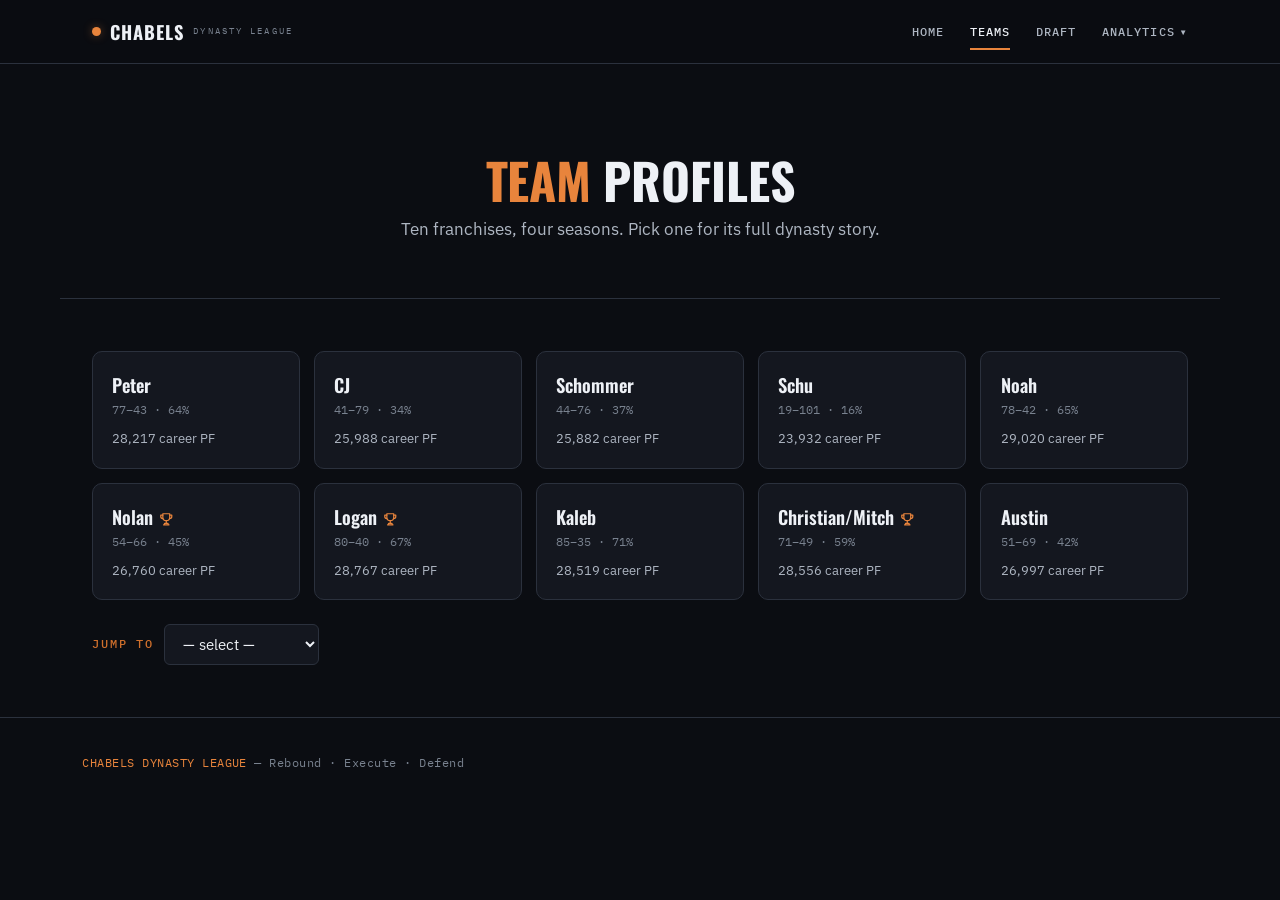
<file: teams.html>
<!DOCTYPE html>
<html lang="en">
<head>
  <meta charset="UTF-8">
  <meta name="viewport" content="width=device-width, initial-scale=1.0">
  <title>Teams — Chabels Dynasty</title>
  <meta name="description" content="Every Chabels Dynasty franchise — career record, arena banners, rivals, and the season-by-season story.">
  <meta name="theme-color" content="#0b0d12">
  <link rel="icon" href="favicon.svg" type="image/svg+xml">
  <link rel="stylesheet" href="css/style.css?v=20260908c">
</head>
<body>
  <div id="site-nav"></div>

  <section class="page-header">
    <h1><span class="accent">Team</span> Profiles</h1>
    <p>Ten franchises, four seasons. Pick one for its full dynasty story.</p>
  </section>

  <section class="section">
    <div id="team-grid" class="tile-grid"></div>

    <div style="margin-top:1.5rem; display:flex; align-items:center; gap:0.6rem;">
      <label for="team-select" class="eyebrow" style="margin:0;">Jump to</label>
      <select id="team-select" onchange="showTeam(this.value)">
        <option value="">— select —</option>
      </select>
    </div>

    <div id="team-profile" hidden style="margin-top:2.5rem;">
      <div style="border-bottom:var(--hair); padding-bottom:1.4rem; margin-bottom:1.6rem;">
        <span class="eyebrow" id="tp-chip"></span>
        <h2 id="tp-name" style="font-size:1.9rem; margin:0.2rem 0 0.15rem;"></h2>
        <p id="tp-career" class="mono" style="color:var(--text-3); font-size:0.85rem;"></p>
      </div>

      <article class="feature-card" style="margin-bottom:1.6rem;">
        <svg class="icon icon-lg icon-accent" aria-hidden="true"><use href="#i-list"></use></svg>
        <div>
          <span class="eyebrow">The Dynasty Story</span>
          <p id="tp-article" style="color:var(--text-2); margin-top:0.5rem; line-height:1.7;"></p>
        </div>
      </article>

      <h3 class="section-title" style="font-size:1.1rem;">Arena Banners</h3>
      <div id="tp-banners" style="display:grid; grid-template-columns:repeat(auto-fill,minmax(190px,1fr)); gap:0.7rem; margin:0.7rem 0 1.8rem;"></div>

      <div class="info-block" style="margin-bottom:1.8rem;">
        <span class="eyebrow">Biggest Rival</span>
        <p id="tp-rival" style="margin-top:0.4rem;"></p>
      </div>

      <div class="feature-grid" style="margin-bottom:1.8rem;">
        <article class="card" style="text-align:left;">
          <span class="stat-label">Career trades</span>
          <div class="stat" id="tp-trades"></div>
        </article>
        <article class="card" style="text-align:left;">
          <span class="stat-label">Best single week</span>
          <div class="stat" id="tp-bestweek"></div>
          <div class="stat-sub" id="tp-bestweek-info"></div>
        </article>
        <article class="card" style="text-align:left;">
          <span class="stat-label">Career points for</span>
          <div class="stat" id="tp-pf"></div>
        </article>
      </div>

      <h3 class="section-title" style="font-size:1.1rem;">Season by Season</h3>
      <div id="tp-seasons" style="margin:0.7rem 0 1.8rem;"></div>

      <h3 class="section-title" style="font-size:1.1rem;">Head to Head</h3>
      <div id="tp-h2h" style="margin-top:0.7rem; max-width:420px;"></div>
    </div>
  </section>

  <div id="site-footer"></div>

  <script src="js/data.js?v=20260908c"></script>
  <script src="js/sleeper.js?v=20260908c"></script>
  <script src="js/teams-data.js"></script>
  <script>
  function cleanBanners(html) {
    return String(html || '')
      .replace(/[\u{1F000}-\u{1FAFF}☀-➿⬀-⯿]️?/gu, '')
      .replace(/<div[^>]*style="[^"]*"[^>]*>/g, '<div class="tp-banner">')
      .replace(/<span[^>]*style="font-size:0\.7rem;?"[^>]*>/g, '<span class="tp-banner-sub">')
      .replace(/<br>\s*/g, '<br>')
      .replace(/>\s+(?=[A-Z0-9])/g, '>');
  }

  (function () {
    var names = Object.keys(TEAM_DATA);
    var grid = document.getElementById('team-grid');
    var select = document.getElementById('team-select');

    names.forEach(function (name) {
      var t = TEAM_DATA[name];
      var a = document.createElement('a');
      a.href = '?team=' + encodeURIComponent(name);
      a.className = 'tile';
      a.innerHTML =
        '<div class="tile-name">' + name + (t.chip ? ' <svg class="icon icon-accent" aria-hidden="true" style="width:.9em;height:.9em"><use href="#i-trophy"></use></svg>' : '') + '</div>' +
        '<div class="tile-sub">' + t.career_w + '–' + t.career_l + ' · ' + t.career_wp + '%</div>' +
        '<div class="tile-meta">' + Number(String(t.career_pf).replace(/,/g,'')).toLocaleString() + ' career PF</div>';
      a.addEventListener('click', function (e) { e.preventDefault(); showTeam(name); history.replaceState(null, '', a.href); });
      grid.appendChild(a);

      var opt = document.createElement('option');
      opt.value = name; opt.textContent = name;
      select.appendChild(opt);
    });

    window.showTeam = function (name) {
      var profile = document.getElementById('team-profile');
      if (!name || !TEAM_DATA[name]) { profile.hidden = true; return; }
      var t = TEAM_DATA[name];
      profile.hidden = false;
      select.value = name;
      document.getElementById('tp-name').textContent = name;
      document.getElementById('tp-career').textContent =
        t.career_w + '–' + t.career_l + ' career (' + t.career_wp + '%) · ' + t.career_pf + ' PF';
      document.getElementById('tp-chip').textContent = t.chip ? 'Champion — ' + t.chip : 'Franchise profile';
      document.getElementById('tp-banners').innerHTML = cleanBanners(t.banners_html);
      document.getElementById('tp-rival').innerHTML =
        '<strong style="color:var(--text)">' + t.rival + '</strong> — all-time <strong style="color:var(--accent)">' + t.rival_rec + '</strong>';
      document.getElementById('tp-seasons').innerHTML = t.seasons_html;
      document.getElementById('tp-h2h').innerHTML = t.h2h_html;
      document.getElementById('tp-trades').textContent = t.trades;
      document.getElementById('tp-bestweek').textContent = t.best_week_score;
      document.getElementById('tp-bestweek-info').textContent = t.best_week_info;
      document.getElementById('tp-pf').textContent = t.career_pf;
      document.getElementById('tp-article').textContent = t.article || '';
      window.scrollTo({ top: profile.offsetTop - 70, behavior: 'smooth' });
    };

    var initial = new URLSearchParams(location.search).get('team');
    if (initial && TEAM_DATA[initial]) showTeam(initial);
  })();
  </script>
  <script src="js/site.js?v=20261026a"></script>
</body>
</html>
</file>
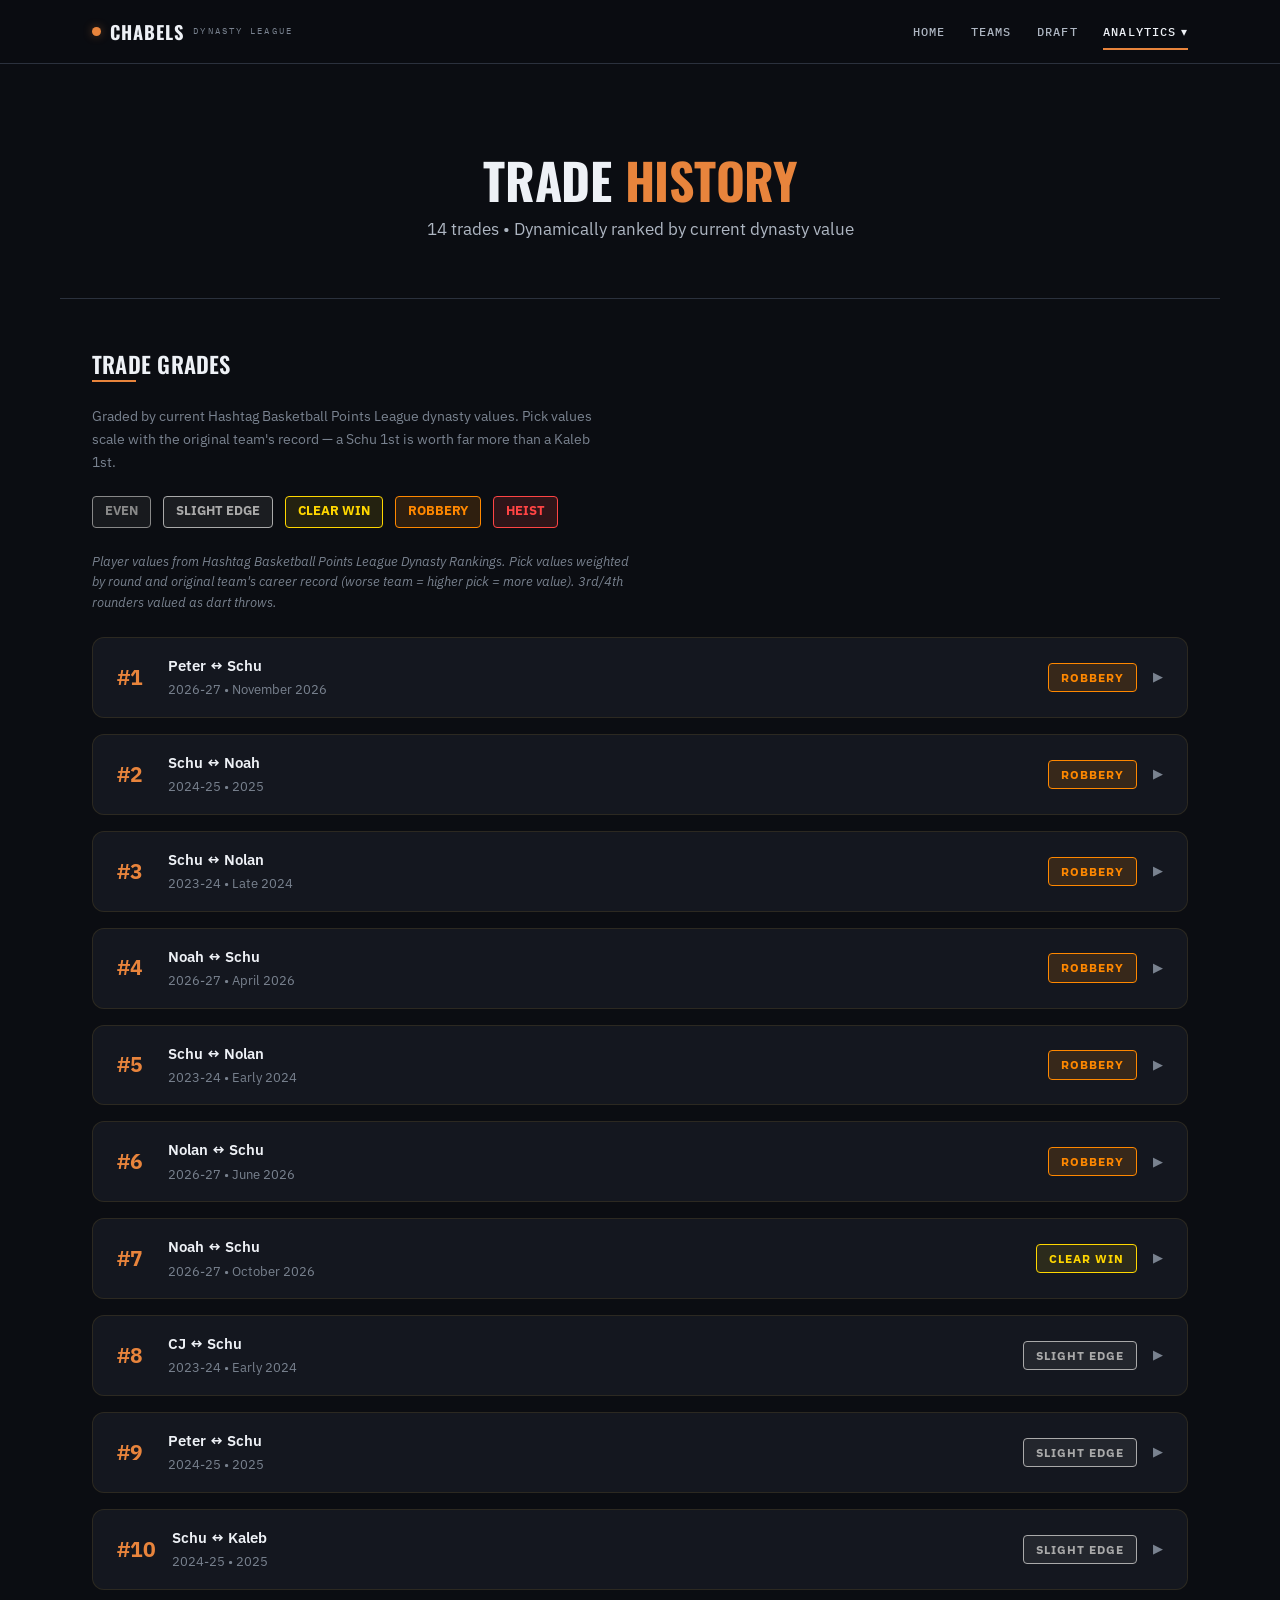
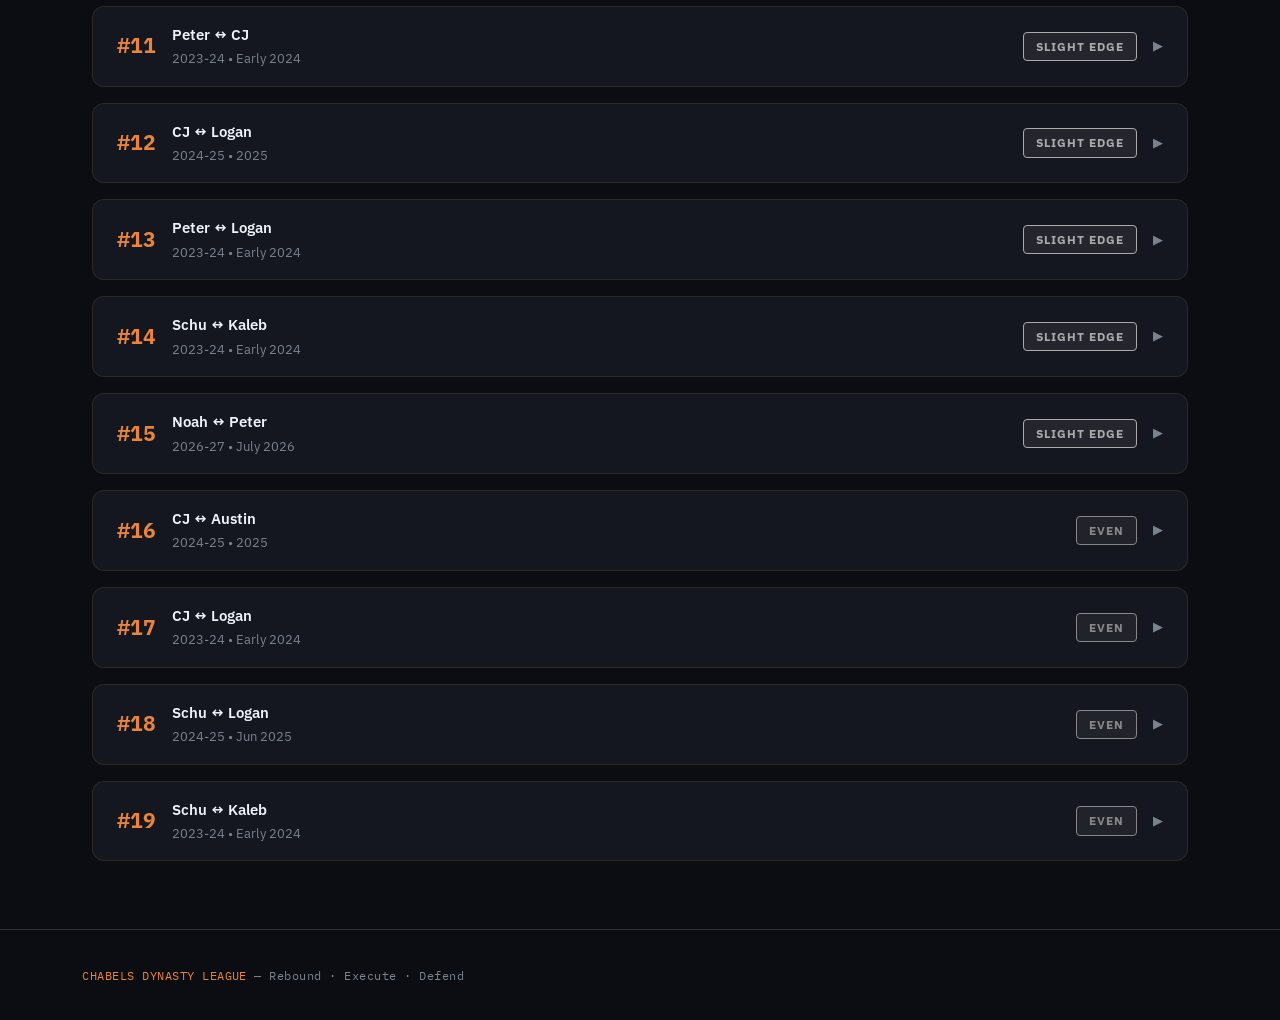
<file: trades.html>
<!DOCTYPE html><html lang="en"><head><meta charset="UTF-8"><meta name="viewport" content="width=device-width,initial-scale=1.0">
<title>Trades — Chabels Dynasty</title>
  <meta name="description" content="Every trade in Chabels Dynasty history, ranked and graded by the same valuation engine.">
  <meta name="theme-color" content="#0b0d12">
  <link rel="icon" href="favicon.svg" type="image/svg+xml"><link rel="stylesheet" href="css/style.css?v=20260908c"></head><body>
  <div id="site-nav"></div>
<section class="page-header"><h1>TRADE <span class="gold">HISTORY</span></h1>
<p>14 trades &bull; Dynamically ranked by current dynasty value</p></section>
<section class="section"><h2 class="section-title">Trade Grades</h2><div class="gold-line"></div>
<p class="section-sub">Graded by current Hashtag Basketball Points League dynasty values. Pick values scale with the original team's record — a Schu 1st is worth far more than a Kaleb 1st.</p>
<div id="trades-container"><div class="loading">Loading trade valuations</div></div>
</section>
  <div id="site-footer"></div>
<script src="js/data.js?v=20260908c"></script>
  <script src="js/sleeper.js?v=20260908c"></script>
<script src="js/rankings-db.js?v=20260908c"></script>
<script src="js/trades-data.js"></script>
<script src="js/trades-engine.js?v=20260908c"></script>
<script>
(async function () {
  if (window.CD && CD.rankingDbs) { try { await CD.rankingDbs; } catch (e) {} }
  renderDynamicTrades('trades-container');
})();
</script>
  <script src="js/site.js?v=20261026a"></script>
</body></html>
</file>
<file: css/style.css>
@import url('https://fonts.googleapis.com/css2?family=Oswald:wght@400;500;600;700&family=IBM+Plex+Mono:wght@400;500;600&family=IBM+Plex+Sans:wght@400;500;600&display=swap');

/* ==========================================================================
   CHABELS DYNASTY — design system  ·  "Court Night"
   Blue-black arena ground, one leather-ball orange accent. Single dark theme,
   painted explicitly. Tokens first; components below only reference tokens.
   Legacy var names (--gold, --dark, --white …) are kept as aliases so older
   inline styles resolve to the new palette until they're cleaned out.
   ========================================================================== */

:root {
  /* ground + surfaces */
  --bg:         #0b0d12;
  --bg-2:       #0f131a;
  --surface:    #14171f;
  --surface-2:  #1b2029;
  --surface-3:  #232935;
  --line:       #2b313d;
  --line-2:     #39414f;

  /* ink */
  --text:       #eef1f6;
  --text-2:     #aeb6c2;
  --text-3:     #79828f;

  /* accent — the basketball */
  --accent:        #e8843c;
  --accent-bright: #f6a163;
  --accent-2:      #cf6f2c;              /* pressed / on tint */
  --accent-tint:   rgba(232, 132, 60, 0.11);
  --accent-line:   rgba(232, 132, 60, 0.38);
  --on-accent:     #16100a;

  /* semantic */
  --pos:      #57c07d;  --pos-tint: rgba(87, 192, 125, 0.12);
  --neg:      #e2635e;  --neg-tint: rgba(226, 99, 94, 0.12);
  --info:     #6b8bff;  --info-tint: rgba(107, 139, 255, 0.14);

  /* type */
  --font-display: "Oswald", "Helvetica Neue", -apple-system, BlinkMacSystemFont, "Segoe UI", sans-serif;
  --font-body:    "IBM Plex Sans", -apple-system, BlinkMacSystemFont, "Segoe UI", Roboto, sans-serif;
  --font-mono:    "IBM Plex Mono", ui-monospace, SFMono-Regular, Menlo, monospace;

  /* shape + motion */
  --r-sm: 6px;
  --r:    10px;
  --r-lg: 16px;
  --hair: 1px solid var(--line);
  --shadow: 0 1px 2px rgba(0, 0, 0, 0.4), 0 14px 34px -18px rgba(0, 0, 0, 0.72);
  --ease: cubic-bezier(0.2, 0.6, 0.35, 1);
  --transition: color .15s var(--ease), background-color .15s var(--ease),
                border-color .15s var(--ease), box-shadow .15s var(--ease),
                transform .15s var(--ease);
  --nav-h: 64px;
  --measure: 1160px;

  /* ---- legacy aliases (older inline styles / <style> blocks resolve these) ---- */
  --black: var(--bg);           --black-soft: var(--bg-2);
  --dark: var(--surface);       --dark-mid: var(--surface-2);   --dark-light: var(--surface-3);
  --gold: var(--accent);        --gold-bright: var(--accent-bright);  --gold-light: var(--accent-bright);
  --white: var(--text);         --text-body: var(--text-2);     --gray-text: var(--text-3);
  --gray-light: var(--surface-2); --gray-mid: var(--surface-3);
  --red: var(--neg);            --green: var(--pos);
  --shadow-lg: var(--shadow);   --radius: var(--r);
}

/* ---------- Base ---------- */
*, *::before, *::after { box-sizing: border-box; margin: 0; padding: 0; }
html { -webkit-text-size-adjust: 100%; }
@media (prefers-reduced-motion: no-preference) { html { scroll-behavior: smooth; } }

body {
  font-family: var(--font-body);
  font-size: 15px;
  line-height: 1.6;
  background: var(--bg);
  color: var(--text);
  -webkit-font-smoothing: antialiased;
  padding-top: var(--nav-h);
  overflow-x: hidden;
}

a { color: inherit; text-decoration: none; transition: var(--transition); }
a:hover { color: var(--accent); }
ul { list-style: none; }
img { max-width: 100%; height: auto; display: block; }
button { font: inherit; color: inherit; cursor: pointer; background: none; border: 0; }
select, input, textarea {
  font: inherit;
  color: var(--text);
  background: var(--surface);
  border: var(--hair);
  border-radius: var(--r-sm);
  padding: 0.55rem 0.9rem;
}
select:focus-visible, input:focus-visible { border-color: var(--accent); }
::selection { background: var(--accent-tint); color: var(--text); }
:focus-visible { outline: 2px solid var(--accent); outline-offset: 2px; border-radius: 4px; }

h1, h2, h3, h4 {
  font-family: var(--font-display);
  font-weight: 600;
  color: var(--text);
  line-height: 1.12;
  text-wrap: balance;
}
h1 { font-size: clamp(2rem, 4.4vw, 3.1rem); letter-spacing: 0.01em; text-transform: uppercase; }
h2 { font-size: 1.4rem; }
h3 { font-size: 1.1rem; }
p { max-width: 68ch; }

/* every column of digits lines up */
body, table, input, select, [class*="score"], [class*="rank"], [class*="stat"], .num {
  font-variant-numeric: tabular-nums;
  font-feature-settings: "tnum" 1;
}

.gold, .accent { color: var(--accent); }
.mono { font-family: var(--font-mono); }

.eyebrow {
  display: block;
  font-family: var(--font-mono);
  font-size: 0.72rem;
  font-weight: 500;
  letter-spacing: 0.16em;
  text-transform: uppercase;
  color: var(--accent-2);
}

/* ---------- Nav ---------- */
.nav {
  position: fixed;
  inset: 0 0 auto 0;
  z-index: 1000;
  height: var(--nav-h);
  background: color-mix(in srgb, var(--bg) 86%, transparent);
  -webkit-backdrop-filter: blur(12px) saturate(140%);
  backdrop-filter: blur(12px) saturate(140%);
  border-bottom: var(--hair);
}
.nav-inner {
  max-width: var(--measure);
  height: 100%;
  margin: 0 auto;
  padding: 0 clamp(1rem, 4vw, 2rem);
  display: flex;
  align-items: center;
  justify-content: space-between;
  gap: 1.5rem;
}
.nav-logo {
  font-family: var(--font-display);
  font-weight: 700;
  font-size: 1.15rem;
  letter-spacing: 0.06em;
  text-transform: uppercase;
  color: var(--text);
  white-space: nowrap;
  display: flex;
  align-items: center;
  gap: 0.55rem;
}
.nav-logo::before {
  content: "";
  width: 9px; height: 9px;
  border-radius: 50%;
  background: var(--accent);
  box-shadow: 0 0 10px var(--accent-line);
}
.nav-logo .sub {
  font-family: var(--font-mono);
  font-size: 0.55rem;
  font-weight: 400;
  letter-spacing: 0.24em;
  text-transform: uppercase;
  color: var(--text-3);
}
.nav-links { display: flex; align-items: center; gap: 1.6rem; }
.nav-links a, .nav-dropdown-toggle {
  font-family: var(--font-mono);
  font-size: 0.76rem;
  font-weight: 500;
  letter-spacing: 0.09em;
  text-transform: uppercase;
  color: var(--text-2);
  white-space: nowrap;
  position: relative;
  padding: 0.4rem 0;
}
.nav-links a::after, .nav-dropdown-toggle::after {
  content: "";
  position: absolute;
  left: 0; bottom: -2px;
  width: 0; height: 2px;
  background: var(--accent);
  transition: width .18s var(--ease);
}
.nav-links a:hover, .nav-links a.active,
.nav-dropdown:hover .nav-dropdown-toggle,
.nav-dropdown.open .nav-dropdown-toggle,
.nav-dropdown-toggle.active { color: var(--text); }
.nav-links a:hover::after, .nav-links a.active::after,
.nav-dropdown:hover .nav-dropdown-toggle::after,
.nav-dropdown.open .nav-dropdown-toggle::after,
.nav-dropdown-toggle.active::after { width: 100%; }

.nav-dropdown { position: relative; display: flex; align-items: center; height: var(--nav-h); }
.nav-dropdown-toggle { cursor: pointer; user-select: none; display: inline-flex; align-items: center; gap: 0.3rem; }
.nav-dropdown-menu {
  display: none;
  position: absolute;
  top: 100%;                 /* flush under the nav bar — no dead gap */
  right: 0;
  margin-top: -1px;
  min-width: 210px;
  background: var(--surface);
  border: var(--hair);
  border-radius: 0 0 var(--r) var(--r);
  padding: 0.4rem;
  box-shadow: var(--shadow);
}
.nav-dropdown:hover .nav-dropdown-menu,
.nav-dropdown:focus-within .nav-dropdown-menu,
.nav-dropdown.open .nav-dropdown-menu { display: block; }
.nav-dropdown-menu a {
  display: block;
  padding: 0.55rem 0.7rem;
  border-radius: var(--r-sm);
  font-family: var(--font-mono);
  font-size: 0.72rem;
  font-weight: 500;
  letter-spacing: 0.06em;
  text-transform: uppercase;
  color: var(--text-2);
}
.nav-dropdown-menu a::after { display: none; }
.nav-dropdown-menu a:hover, .nav-dropdown-menu a.active {
  color: var(--text);
  background: var(--accent-tint);
}
.nav-toggle { display: none; flex-direction: column; gap: 5px; padding: 6px; }
.nav-toggle span { width: 22px; height: 2px; background: var(--text); display: block; border-radius: 2px; }

/* ---------- Hero / page header ---------- */
.hero, .page-header {
  max-width: var(--measure);
  margin: 0 auto;
  padding: clamp(3rem, 8vw, 5.5rem) clamp(1rem, 4vw, 2rem) clamp(2.5rem, 5vw, 3.5rem);
  text-align: center;
  border-bottom: var(--hair);
}
.hero { display: flex; flex-direction: column; align-items: center; }
.hero h1, .page-header h1 { margin-bottom: 0.5rem; font-weight: 700; letter-spacing: -0.005em; }
.hero-motto {
  font-family: var(--font-mono);
  color: var(--text-3);
  font-size: 0.78rem;
  letter-spacing: 0.3em;
  text-transform: uppercase;
  margin-bottom: 1rem;
}
.hero-subtitle, .page-header p {
  color: var(--text-2);
  font-size: 1.05rem;
  max-width: 60ch;
  margin: 0 auto;
}

/* ---------- Section ---------- */
.section {
  max-width: var(--measure);
  margin: 0 auto;
  padding: clamp(2.25rem, 5vw, 3.25rem) clamp(1rem, 4vw, 2rem);
}
.section-title, .draft-round-title, .timeline-year {
  font-family: var(--font-display);
  font-weight: 600;
  font-size: 1.4rem;
  letter-spacing: 0.01em;
  text-transform: uppercase;
  color: var(--text);
  margin-bottom: 0.2rem;
}
.section-sub { color: var(--text-3); font-size: 0.9rem; margin-bottom: 1.4rem; max-width: 64ch; }
.gold-line { width: 44px; height: 2px; background: var(--accent); margin-bottom: 1.4rem; }
.band { border-top: var(--hair); border-bottom: var(--hair); background: var(--bg-2); }

/* ---------- Stat strip ---------- */
.stat-strip {
  display: grid;
  grid-template-columns: repeat(auto-fit, minmax(150px, 1fr));
  gap: 1px;
  background: var(--line);
  border: var(--hair);
  border-radius: var(--r);
  overflow: hidden;
}
.stat-strip > * { background: var(--surface); padding: 1.1rem 1.25rem; }
.stat-label {
  display: block;
  font-family: var(--font-mono);
  font-size: 0.66rem;
  font-weight: 500;
  letter-spacing: 0.12em;
  text-transform: uppercase;
  color: var(--text-3);
  margin-bottom: 0.4rem;
}
.stat, .stat-value {
  font-family: var(--font-display);
  font-weight: 600;
  font-size: 1.55rem;
  line-height: 1;
  color: var(--text);
}
.stat-sub { font-size: 0.78rem; color: var(--text-3); margin-top: 0.3rem; }

/* ---------- Tables ---------- */
.table-scroll, .overall-table-wrap { overflow-x: auto; }
.data-table, .overall-table {
  width: 100%;
  border-collapse: collapse;
  font-size: 0.9rem;
}
.data-table { background: var(--surface); border: var(--hair); border-radius: var(--r); overflow: hidden; }
.data-table thead { background: var(--bg-2); }
.data-table th, .overall-table th {
  padding: 0.85rem 1rem;
  text-align: left;
  font-family: var(--font-mono);
  font-size: 0.68rem;
  font-weight: 500;
  letter-spacing: 0.1em;
  text-transform: uppercase;
  color: var(--text-3);
  border-bottom: var(--hair);
  white-space: nowrap;
}
.data-table td, .overall-table td {
  padding: 0.8rem 1rem;
  border-bottom: 1px solid var(--line);
  color: var(--text-2);
}
.data-table tbody tr:last-child td { border-bottom: 0; }
.data-table tbody tr { transition: background-color .12s var(--ease); }
.data-table tbody tr:hover { background: var(--accent-tint); }
.data-table td.strong, .data-table td:nth-child(2) { color: var(--text); font-weight: 500; }
.overall-table { min-width: 760px; }
.overall-table th, .overall-table td { padding: 0.75rem 0.7rem; }
.rank-num, .pr-rank, .gc-rank, .pk-slot { color: var(--accent); font-weight: 700; font-family: var(--font-display); }
.rank-num { font-size: 1rem; }
.row-lo { color: var(--neg) !important; }
.handle {
  display: block;
  font-family: var(--font-mono);
  font-size: 0.72rem;
  color: var(--text-3);
  letter-spacing: 0.01em;
  margin-top: 1px;
}

/* ---------- Cards / grids ---------- */
.card-grid {
  display: grid;
  grid-template-columns: repeat(auto-fill, minmax(320px, 1fr));
  gap: 1rem;
}
.card, .info-block, .prospect-card, .grade-card, .method-box, .pr-card, .matchup-card {
  background: var(--surface);
  border: var(--hair);
  border-radius: var(--r);
}
.card { padding: 1.4rem; transition: var(--transition); }
.card:hover { border-color: var(--accent-line); box-shadow: var(--shadow); }

.feature-grid { display: grid; grid-template-columns: repeat(auto-fit, minmax(300px, 1fr)); gap: 1rem; }
.feature-card {
  display: flex;
  gap: 1.1rem;
  align-items: flex-start;
  background: var(--surface);
  border: var(--hair);
  border-left: 2px solid var(--accent);
  border-radius: var(--r);
  padding: 1.4rem 1.6rem;
}
.feature-card.neg { border-left-color: var(--neg); }
.feature-card > .icon { width: 1.7rem; height: 1.7rem; margin-top: 0.15rem; }
.feature-card h2, .feature-card h3 { font-size: 1.3rem; margin-bottom: 0.15rem; }
.feature-team { color: var(--accent); font-style: italic; font-size: 0.92rem; }
.feature-meta { color: var(--text-3); font-size: 0.82rem; margin-top: 0.35rem; line-height: 1.5; }

/* grade pill (tables / lists) */
.grade {
  font-family: var(--font-display);
  font-weight: 700;
  font-size: 1rem;
  color: var(--text);
  letter-spacing: 0.01em;
}
.grade.pos { color: var(--pos); }
.grade.neg { color: var(--neg); }
.grade.accent { color: var(--accent); }

/* team-profile banners */
.tp-banner {
  background: var(--surface);
  border: var(--hair);
  border-left: 2px solid var(--accent);
  border-radius: var(--r-sm);
  padding: 0.7rem 0.9rem;
  font-family: var(--font-mono);
  font-size: 0.72rem;
  font-weight: 500;
  letter-spacing: 0.05em;
  text-transform: uppercase;
  color: var(--text);
}
.tp-banner br { content: ""; display: block; margin-bottom: 0.3rem; }
.tp-banner-sub {
  display: block;
  color: var(--text-3);
  letter-spacing: 0.02em;
  text-transform: none;
}

/* champion callout */
.champ-callout {
  background: var(--surface);
  border: var(--hair);
  border-left: 2px solid var(--accent);
  border-radius: var(--r);
  padding: 1.5rem 1.75rem;
  text-align: left;
}
.champ-callout .eyebrow { margin-bottom: 0.35rem; }
.champ-callout .nm { font-family: var(--font-display); font-weight: 600; font-size: 1.7rem; }
.champ-callout .sub { color: var(--text-3); font-size: 0.85rem; margin-top: 0.15rem; }

/* ---------- Team tile grid (Teams page) ---------- */
.tile-grid {
  display: grid;
  grid-template-columns: repeat(auto-fill, minmax(200px, 1fr));
  gap: 0.9rem;
}
.tile {
  display: block;
  background: var(--surface);
  border: var(--hair);
  border-radius: var(--r);
  padding: 1.1rem 1.2rem;
  transition: var(--transition);
}
.tile:hover { border-color: var(--accent-line); transform: translateY(-2px); box-shadow: var(--shadow); color: inherit; }
.tile .tile-name { font-family: var(--font-display); font-weight: 600; font-size: 1.15rem; color: var(--text); }
.tile .tile-sub { font-family: var(--font-mono); font-size: 0.72rem; color: var(--text-3); margin-top: 2px; }
.tile .tile-meta { font-size: 0.8rem; color: var(--text-2); margin-top: 0.6rem; }

/* ---------- Matchup cards ---------- */
.matchup-card {
  padding: 1.2rem 1.6rem;
  display: flex;
  align-items: center;
  justify-content: space-between;
  gap: 1rem;
  margin-bottom: 0.7rem;
  transition: var(--transition);
}
.matchup-card:hover { border-color: var(--accent-line); }
.matchup-team { flex: 1; font-weight: 500; font-size: 1rem; }
.matchup-team.right { text-align: right; }
.matchup-vs {
  font-family: var(--font-mono);
  color: var(--accent-2);
  font-weight: 600;
  font-size: 0.8rem;
  letter-spacing: 0.1em;
  flex-shrink: 0;
}
.matchup-score { font-size: 0.82rem; color: var(--text-3); margin-top: 0.15rem; font-variant-numeric: tabular-nums; }

/* ---------- Power ranking cards ---------- */
.pr-card {
  padding: 2rem;
  display: flex;
  align-items: center;
  gap: 1.5rem;
  margin-bottom: 0.9rem;
  transition: var(--transition);
}
.pr-card:hover { border-color: var(--accent-line); box-shadow: var(--shadow); }
.pr-rank { font-size: 2.3rem; min-width: 56px; text-align: center; color: var(--text-3); }
.pr-card--ranking { cursor: pointer; display: block; padding: 0; overflow: hidden; }
.pr-card-main { display: flex; align-items: center; gap: 1rem; padding: 1.2rem 1.8rem; }
.pr-team { flex: 1; min-width: 0; }
.pr-team-title { display: flex; align-items: center; gap: 0.7rem; flex-wrap: wrap; margin-bottom: 0.2rem; }
.pr-team-title h3 { margin: 0; }
.pr-team p { color: var(--text-3); font-size: 0.85rem; line-height: 1.45; margin: 0; }
.pr-info h3 { font-size: 1.15rem; margin-bottom: 0.2rem; }
.pr-info p { color: var(--text-3); font-size: 0.88rem; }

.movement-badge, .profile-pill, .pill {
  border: 1px solid var(--line-2);
  border-radius: 999px;
  color: var(--text-3);
  font-family: var(--font-mono);
  font-size: 0.64rem;
  font-weight: 500;
  letter-spacing: 0.06em;
  padding: 0.18rem 0.6rem;
  text-transform: uppercase;
  white-space: nowrap;
}
.profile-pill { color: var(--text-2); background: var(--surface-2); }
.movement-badge.up   { background: var(--pos-tint); border-color: rgba(87,192,125,.3); color: var(--pos); }
.movement-badge.down { background: var(--neg-tint); border-color: rgba(226,99,94,.3); color: var(--neg); }
.movement-badge.neutral { background: var(--surface-2); }

.pr-score { min-width: 84px; text-align: right; }
.pr-score div { color: var(--accent); font-family: var(--font-display); font-size: 1.2rem; font-weight: 700; }
.pr-score span { color: var(--text-3); display: block; font-size: 0.66rem; text-transform: uppercase; letter-spacing: 0.08em; }
.expand-icon { color: var(--text-3); font-size: 0.75rem; margin-left: 0.25rem; }
.pr-card-detail { border-top: var(--hair); display: none; padding: 1rem 1.8rem 1.4rem; }

.team-writeup, .article-body, .prospect-analysis, .prospect-note, .timeline-text, .info-block p, .method-detail p {
  color: var(--text-2);
  font-size: 0.9rem;
  line-height: 1.6;
}
.team-writeup { margin: 0 0 1rem; }

.signal-bars { display: grid; gap: 0.75rem; grid-template-columns: repeat(5, minmax(0, 1fr)); margin-bottom: 1rem; }
.signal-bar-label { display: flex; justify-content: space-between; gap: 0.5rem; margin-bottom: 0.3rem; }
.signal-bar-label span, .driver-group h4, .signal-grid span, .method-detail span, .signal-bar-label {
  font-family: var(--font-mono);
  color: var(--text-3);
  font-size: 0.64rem;
  letter-spacing: 0.05em;
  text-transform: uppercase;
}
.signal-bar-label strong { color: var(--text); font-size: 0.74rem; font-family: var(--font-body); }
.signal-bar-track, .fac-bar { background: var(--surface-3); border-radius: 999px; height: 6px; overflow: hidden; }
.signal-bar-track i, .fac-fill { background: var(--accent); border-radius: inherit; display: block; height: 100%; }
.signal-bar.risk .signal-bar-track i { background: var(--neg); }

.signal-grid { display: grid; gap: 0.55rem; grid-template-columns: repeat(6, minmax(0, 1fr)); margin-bottom: 0.85rem; }
.signal-grid div, .method-detail div {
  background: var(--surface-2);
  border: var(--hair);
  border-radius: var(--r-sm);
  padding: 0.65rem;
}
.signal-grid strong { color: var(--text); display: block; font-size: 0.95rem; margin-top: 0.15rem; font-family: var(--font-display); }

.player-pill-row { display: flex; flex-wrap: wrap; gap: 0.35rem; }
.player-pill {
  background: var(--accent-tint);
  border: 1px solid var(--accent-line);
  border-radius: var(--r-sm);
  color: var(--text-2);
  display: inline-block;
  font-size: 0.78rem;
  padding: 0.16rem 0.5rem;
}
.player-pill span { color: var(--accent); }

.driver-grid { display: grid; gap: 0.8rem; grid-template-columns: repeat(3, minmax(0, 1fr)); }
.driver-group { background: var(--surface-2); border: var(--hair); border-radius: var(--r-sm); padding: 0.75rem; }
.driver-group h4 { margin-bottom: 0.55rem; }
.driver-empty { color: var(--text-3); font-size: 0.78rem; }

/* --- win-now power board (js/power.js) --- */
.pw-lede { color: var(--text-2); font-size: 0.9rem; line-height: 1.6; margin-bottom: 1.4rem; max-width: 64ch; }
.pw-resume {
  color: var(--text-3); font-family: var(--font-mono); font-size: 0.64rem;
  letter-spacing: 0.04em; text-transform: uppercase; white-space: nowrap;
}
.pw-headline {
  font-family: var(--font-display); color: var(--accent); font-weight: 700;
  font-size: 0.92rem; text-transform: uppercase; letter-spacing: 0.03em; margin: 0 0 0.4rem;
}
.pw-writeup { color: var(--text-2); font-size: 0.88rem; line-height: 1.6; margin: 0 0 1rem; }
.pw-cmps { display: grid; gap: 0.5rem; grid-template-columns: repeat(3, minmax(0, 1fr)); margin-bottom: 1rem; }
.pw-cmp { background: var(--surface-2); border: var(--hair); border-radius: var(--r-sm); padding: 0.6rem 0.7rem; }
.pw-cmp.off { opacity: 0.45; }
.pw-cmp-k { color: var(--text-3); display: block; font-family: var(--font-mono); font-size: 0.6rem; letter-spacing: 0.05em; text-transform: uppercase; }
.pw-cmp-v { color: var(--text); display: block; font-family: var(--font-display); font-size: 1.15rem; line-height: 1.3; }
.pw-cmp-w { color: var(--accent); font-family: var(--font-mono); font-size: 0.7rem; }
.pw-note { color: var(--text-3); font-size: 0.74rem; line-height: 1.5; margin: 0.6rem 0 0; }
.pw-splits { display: flex; gap: 0.6rem; margin-bottom: 0.9rem; }
.pw-split { background: var(--surface-2); border: var(--hair); border-radius: var(--r-sm); padding: 0.5rem 0.8rem; text-align: center; }
.pw-split b { color: var(--text); display: block; font-family: var(--font-display); font-size: 1rem; }
.pw-split span { color: var(--text-3); font-family: var(--font-mono); font-size: 0.6rem; letter-spacing: 0.05em; text-transform: uppercase; }
.pw-bench, .pw-gaps { color: var(--text-2); font-size: 0.85rem; line-height: 1.5; margin: 0 0 0.6rem; }
.pw-bench span, .pw-gaps span {
  color: var(--text-3); font-family: var(--font-mono); font-size: 0.62rem;
  letter-spacing: 0.06em; text-transform: uppercase; margin-right: 0.4rem;
}
.pw-gaps span { color: var(--neg); }
.pw-lineup { border-collapse: collapse; margin-top: 0.7rem; width: 100%; }
.pw-lineup th {
  color: var(--text-3); font-family: var(--font-mono); font-size: 0.62rem; font-weight: 500;
  letter-spacing: 0.06em; padding: 0.3rem 0.6rem; text-align: left; text-transform: uppercase;
}
.pw-lineup td { border-top: 1px solid var(--line); font-size: 0.85rem; padding: 0.4rem 0.6rem; }
.pw-lineup .lu-slot { color: var(--text-3); font-family: var(--font-mono); font-size: 0.72rem; width: 3rem; }
.pw-lineup .lu-name { color: var(--text); }
.pw-lineup .lu-rank { color: var(--text-2); font-variant-numeric: tabular-nums; text-align: right; white-space: nowrap; }
.pw-lineup .lu-mu { color: var(--text-3); font-variant-numeric: tabular-nums; text-align: right; width: 2.8rem; }
.pw-lineup .lu-val { color: var(--accent); font-variant-numeric: tabular-nums; text-align: right; width: 3.2rem; }
.pw-lineup tr.thin .lu-name, .pw-lineup tr.thin .lu-rank { color: var(--text-3); }
.pw-lineup tr.pw-lineup-total td { border-top: 2px solid var(--line-2); color: var(--text-2); font-family: var(--font-mono); font-size: 0.72rem; letter-spacing: 0.04em; text-transform: uppercase; }
.pw-lineup tr.pw-lineup-total td.lu-val, .pw-lineup tr.pw-lineup-total td:last-child { color: var(--accent); font-size: 0.85rem; text-align: right; }
.movement-badge .icon { width: 0.9em; height: 0.9em; vertical-align: -0.1em; }

.method-toggle, .method-detail strong { color: var(--accent); }
.method-toggle {
  background: var(--accent-tint);
  border: 1px solid var(--accent-line);
  border-radius: var(--r-sm);
  font-family: var(--font-mono);
  font-size: 0.78rem;
  font-weight: 500;
  letter-spacing: 0.04em;
  text-transform: uppercase;
  margin: 0 0 1.2rem;
  padding: 0.6rem 0.9rem;
}
.method-detail { display: grid; gap: 0.8rem; grid-template-columns: repeat(3, minmax(0, 1fr)); margin-bottom: 1.4rem; }
.method-detail strong { display: block; font-size: 0.92rem; margin: 0.2rem 0 0.4rem; font-family: var(--font-display); }

.tier-divider {
  border-left: 2px solid var(--accent);
  color: var(--accent);
  font-family: var(--font-mono);
  font-size: 0.74rem;
  font-weight: 600;
  letter-spacing: 0.08em;
  margin: 1.4rem 0 0.8rem;
  padding-left: 0.75rem;
  text-transform: uppercase;
}

/* ---------- Draft prospects ---------- */
.draft-round-title {
  margin: 2.4rem 0 1rem;
  padding-bottom: 0.5rem;
  border-bottom: var(--hair);
}
.prospect-card { padding: 1.6rem; margin-bottom: 0.9rem; transition: var(--transition); }
.prospect-card:hover { border-color: var(--accent-line); }
.prospect-header { display: flex; align-items: center; gap: 1rem; margin-bottom: 1rem; flex-wrap: wrap; }
.prospect-pick, .prospect-grade, .sleeper-tag, .tx-type.trade, .pick-team {
  font-family: var(--font-mono);
  font-weight: 600;
  letter-spacing: 0.04em;
}
.prospect-pick {
  background: var(--accent);
  color: var(--on-accent);
  font-size: 0.95rem;
  width: 42px; height: 42px;
  border-radius: 50%;
  display: flex; align-items: center; justify-content: center;
  flex-shrink: 0;
}
.prospect-name { font-family: var(--font-display); font-size: 1.2rem; font-weight: 600; }
.prospect-meta { color: var(--text-3); font-size: 0.84rem; }
.prospect-grade {
  margin-left: auto;
  background: var(--accent-tint);
  color: var(--accent);
  padding: 0.28rem 0.75rem;
  border-radius: var(--r-sm);
  font-size: 0.88rem;
}
.prospect-stats {
  display: flex; gap: 1.4rem; flex-wrap: wrap;
  margin: 1rem 0;
  padding: 1rem;
  background: var(--bg-2);
  border: var(--hair);
  border-radius: var(--r-sm);
}
.stat-item { text-align: center; }
.prospect-stats .stat-value { font-size: 1.05rem; color: var(--accent-bright); display: block; }
.prospect-stats .stat-label, .stat-label {
  font-family: var(--font-mono);
  font-size: 0.64rem;
  color: var(--text-3);
  text-transform: uppercase;
  letter-spacing: 0.08em;
}
.prospect-note { margin-top: 0.8rem; padding: 0.85rem 1rem; border-left: 2px solid var(--accent); background: var(--accent-tint); border-radius: 0 var(--r-sm) var(--r-sm) 0; }
.sleeper-tag {
  display: inline-block;
  background: var(--accent);
  color: var(--on-accent);
  font-size: 0.66rem;
  padding: 0.2rem 0.55rem;
  border-radius: 4px;
  text-transform: uppercase;
  margin-left: 0.5rem;
}
.pick-team { display: inline-block; background: var(--accent-tint); border: 1px solid var(--accent-line); padding: 0.18rem 0.55rem; border-radius: 4px; font-size: 0.72rem; color: var(--accent); margin-left: 0.5rem; }
.pick-via { font-size: 0.7rem; color: var(--text-3); font-style: italic; margin-left: 0.3rem; }
.pick-number { font-family: var(--font-mono); font-size: 0.66rem; color: var(--text-3); display: block; }

/* ---------- Transactions ---------- */
.tx-list { margin-top: 1rem; }
.tx-item { display: flex; align-items: center; gap: 1rem; padding: 0.8rem 0; border-bottom: 1px solid var(--line); }
.tx-item:last-child { border-bottom: 0; }
.tx-type {
  font-family: var(--font-mono);
  font-size: 0.64rem;
  font-weight: 600;
  text-transform: uppercase;
  letter-spacing: 0.06em;
  padding: 0.24rem 0.55rem;
  border-radius: 4px;
  min-width: 68px;
  text-align: center;
}
.tx-type.trade  { background: var(--accent); color: var(--on-accent); }
.tx-type.waiver { background: var(--pos-tint); color: var(--pos); }
.tx-type.fa     { background: var(--info-tint); color: var(--info); }
.tx-text { color: var(--text-2); font-size: 0.9rem; flex: 1; }
.tx-date { color: var(--text-3); font-size: 0.8rem; font-family: var(--font-mono); }

/* ---------- History timeline ---------- */
.timeline { position: relative; padding-left: 2.6rem; margin-top: 1.8rem; }
.timeline::before { content: ""; position: absolute; left: 11px; top: 4px; bottom: 4px; width: 2px; background: var(--line-2); }
.timeline-item { position: relative; margin-bottom: 2.4rem; }
.timeline-dot {
  position: absolute;
  left: -2.6rem; top: 0.2rem;
  width: 24px; height: 24px;
  background: var(--bg);
  border: 2px solid var(--accent);
  border-radius: 50%;
}
.timeline-year { font-size: 1.4rem; margin-bottom: 0.3rem; }
.timeline-text strong { color: var(--text); }

/* ---------- Info / scoring ---------- */
.info-block { padding: 1.4rem; border-left: 2px solid var(--accent); margin-bottom: 1rem; }
.info-block h3 { color: var(--text); font-size: 1rem; margin-bottom: 0.4rem; }
.scoring-grid { display: grid; grid-template-columns: repeat(auto-fill, minmax(170px, 1fr)); gap: 0.7rem; margin: 1rem 0; }
.scoring-item {
  background: var(--surface);
  border: var(--hair);
  border-radius: var(--r-sm);
  padding: 0.7rem 0.9rem;
  display: flex; justify-content: space-between; align-items: center;
}
.scoring-item .label { color: var(--text-2); font-size: 0.85rem; }
.scoring-item .value { color: var(--accent); font-weight: 600; font-family: var(--font-display); }
.scoring-item.elite { border-color: var(--accent-line); }
.scoring-item.elite .value { color: var(--accent-bright); font-size: 1.05rem; }

/* ---------- Loading ---------- */
.loading {
  text-align: center;
  padding: 2rem;
  color: var(--text-3);
  font-family: var(--font-mono);
  font-size: 0.82rem;
  letter-spacing: 0.04em;
}
.loading::after {
  content: "";
  display: inline-block;
  width: 16px; height: 16px;
  border: 2px solid var(--accent);
  border-top-color: transparent;
  border-radius: 50%;
  animation: spin 0.8s linear infinite;
  margin-left: 0.55rem;
  vertical-align: -3px;
}
@keyframes spin { to { transform: rotate(360deg); } }
@media (prefers-reduced-motion: reduce) { .loading::after { animation: none; } }

/* ---------- Icons ---------- */
.icon { width: 1.15em; height: 1.15em; fill: none; stroke: currentColor; stroke-width: 1.75; stroke-linecap: round; stroke-linejoin: round; flex-shrink: 0; vertical-align: -0.15em; }
.icon-lg { width: 1.6rem; height: 1.6rem; }
.icon-accent { stroke: var(--accent); }
.award-icon .icon, .nba-award-icon .icon { width: 2.3rem; height: 2.3rem; stroke-width: 1.5; }
.award-icon, .nba-award-icon { display: flex; justify-content: center; }

/* ---------- Footer ---------- */
.footer {
  border-top: var(--hair);
  text-align: center;
  padding: 2.2rem;
  color: var(--text-3);
  font-family: var(--font-mono);
  font-size: 0.76rem;
  letter-spacing: 0.04em;
}
.footer .gold, .footer .accent { color: var(--accent); }

/* ---------- Responsive ---------- */
@media (max-width: 860px) {
  .signal-bars, .driver-grid, .method-detail { grid-template-columns: 1fr; }
  .signal-grid { grid-template-columns: repeat(2, minmax(0, 1fr)); }
}
@media (max-width: 768px) {
  .nav-links {
    display: none;
    position: absolute;
    top: var(--nav-h); left: 0; right: 0;
    background: var(--bg);
    flex-direction: column;
    align-items: flex-start;
    gap: 0.4rem;
    padding: 1.2rem clamp(1rem, 4vw, 2rem) 1.6rem;
    border-bottom: var(--hair);
  }
  .nav-links.open { display: flex; }
  .nav-toggle { display: flex; }
  .nav-dropdown { flex-direction: column; align-items: flex-start; width: 100%; }
  .nav-dropdown-toggle { opacity: 0.55; pointer-events: none; padding-top: 0.6rem; }
  .nav-dropdown-toggle::after { display: none; }
  .nav-dropdown-menu {
    display: block;
    position: static;
    background: transparent;
    border: 0;
    border-left: 2px solid var(--line-2);
    border-radius: 0;
    padding: 0.25rem 0 0.25rem 0.9rem;
    box-shadow: none;
    min-width: 0;
  }
  .nav-dropdown-menu a { padding: 0.4rem 0; }

  .section { padding: 2rem 1rem; }
  .card-grid, .tile-grid { grid-template-columns: 1fr; }
  .matchup-card { flex-direction: column; text-align: center; gap: 0.5rem; }
  .matchup-team.right { text-align: center; }
  .pr-card { flex-direction: column; text-align: center; }
  .pr-card-main { display: grid; grid-template-columns: 44px minmax(0, 1fr); gap: 0.7rem; padding: 1rem; text-align: left; }
  .pr-score { grid-column: 2; text-align: left; min-width: 0; }
  .expand-icon { position: absolute; right: 1rem; top: 1rem; }
  .prospect-header { flex-wrap: wrap; }
  .prospect-grade { margin-left: 0; }
  .data-table th, .data-table td, .overall-table th, .overall-table td { padding: 0.6rem 0.7rem; font-size: 0.82rem; }
}
</file>
